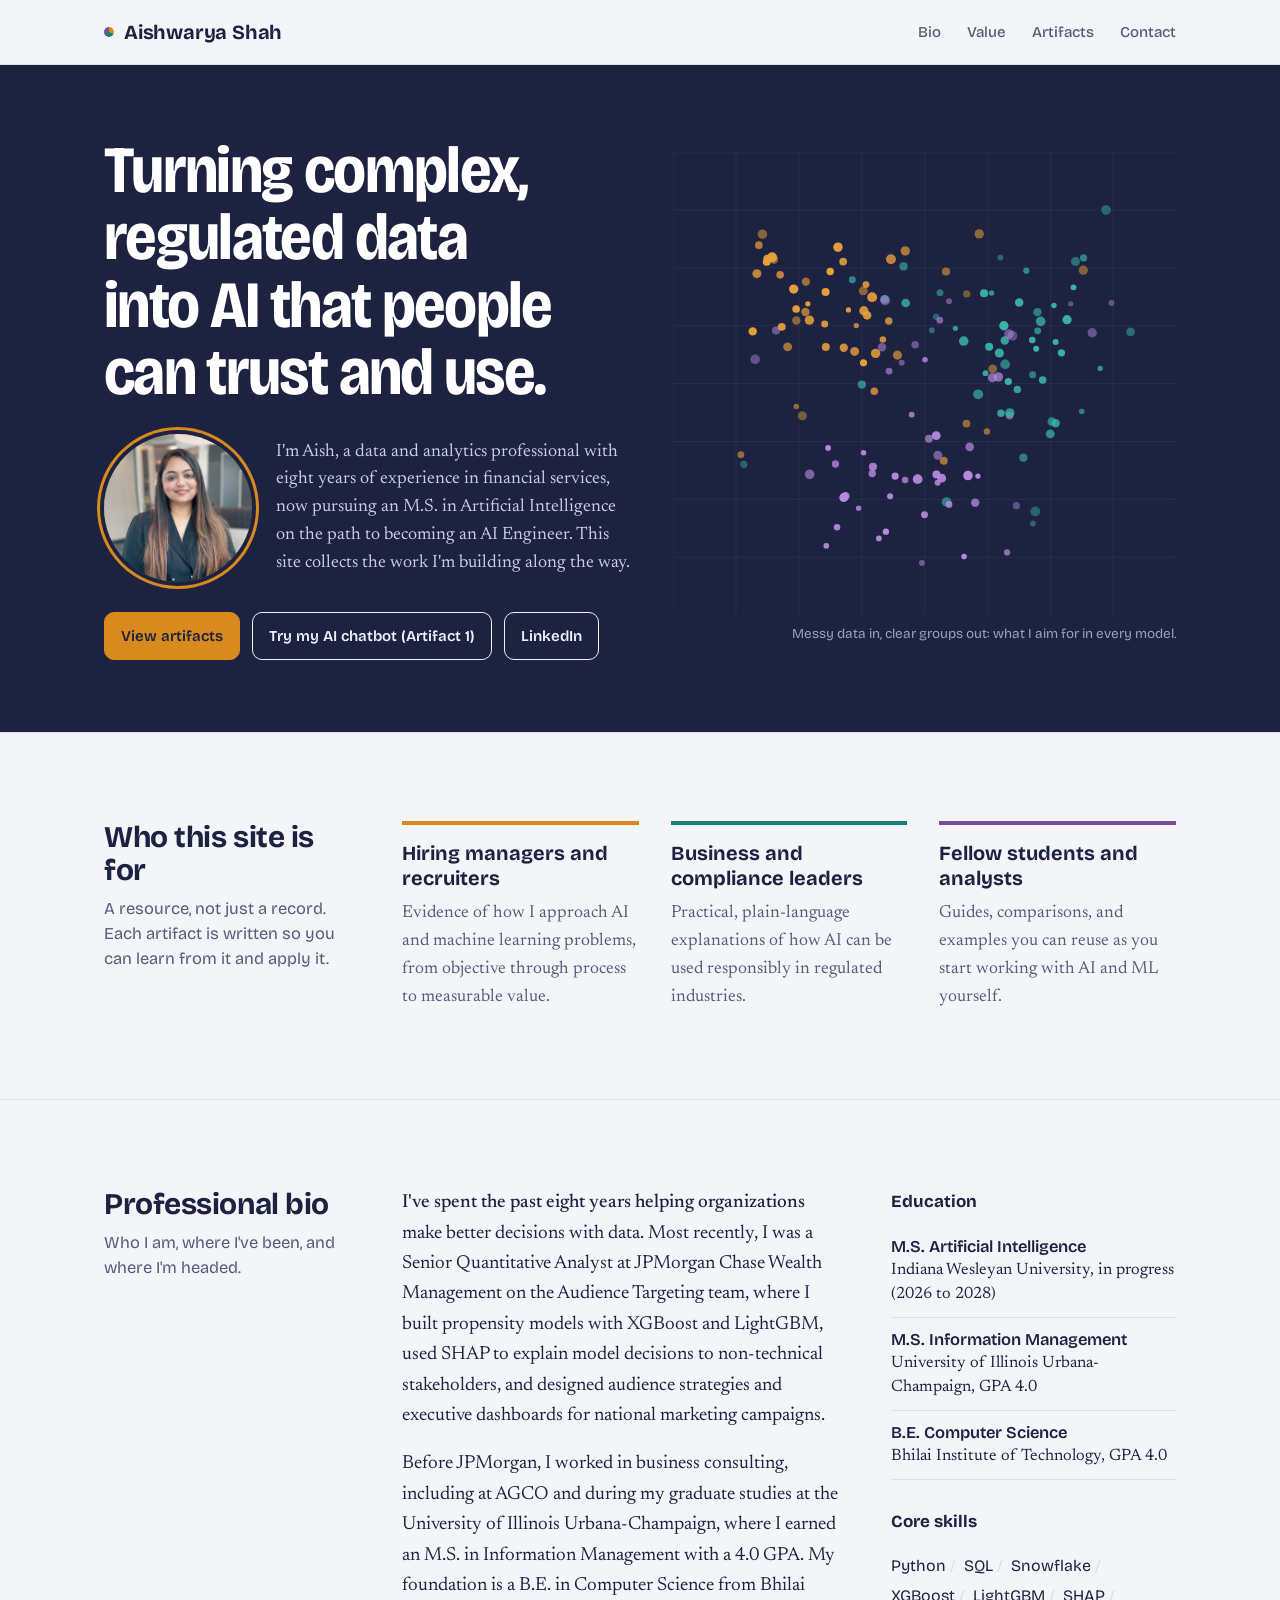
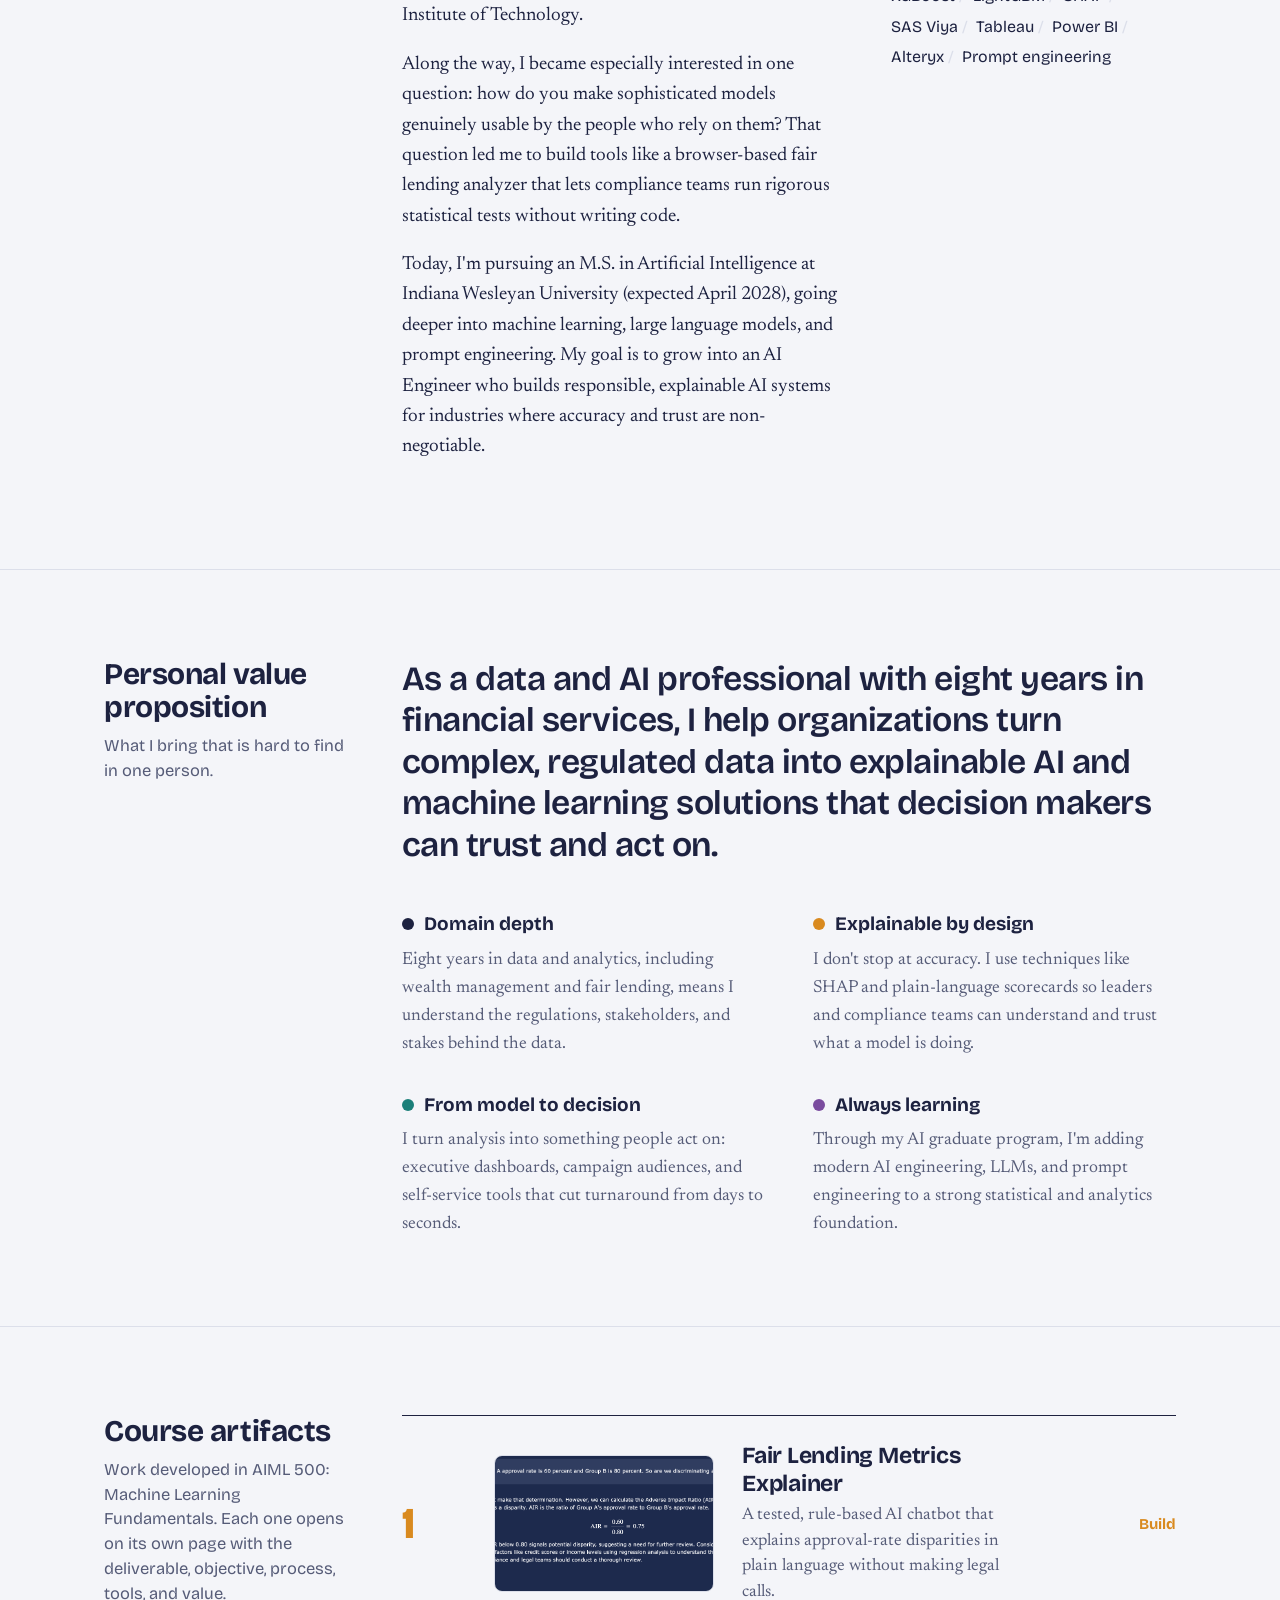
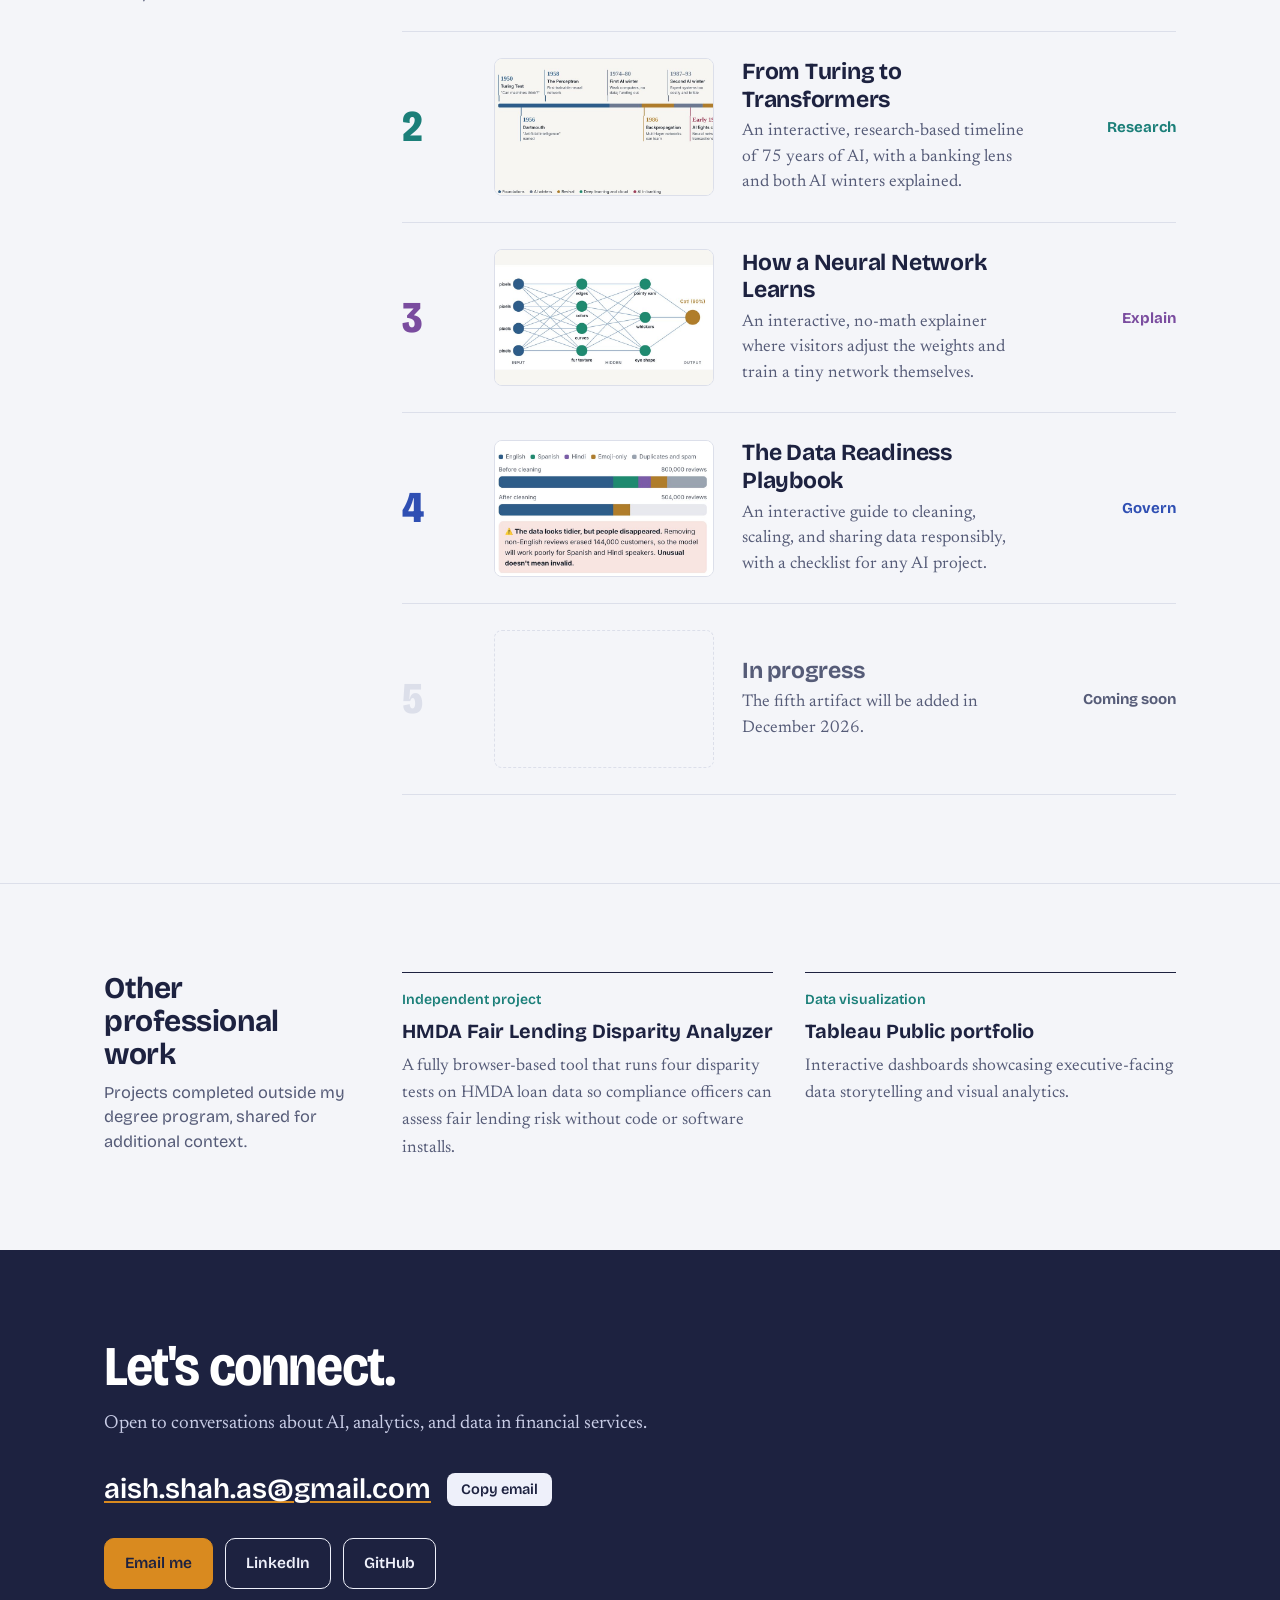
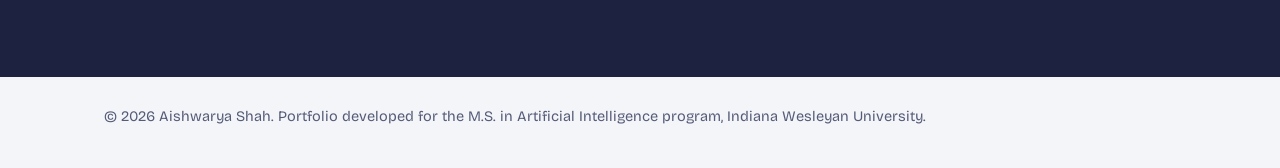
<file: index.html>
<!doctype html>
<html lang="en">
<head>
  <meta charset="utf-8">
  <meta name="viewport" content="width=device-width, initial-scale=1">
  <title>Aishwarya Shah | AI Portfolio</title>
  <meta name="description" content="Professional AI and machine learning portfolio of Aishwarya (Aish) Shah, M.S. in Artificial Intelligence candidate at Indiana Wesleyan University.">
  <link rel="preconnect" href="https://fonts.googleapis.com">
  <link rel="preconnect" href="https://fonts.gstatic.com" crossorigin>
  <link href="https://fonts.googleapis.com/css2?family=Bricolage+Grotesque:opsz,wdth,wght@12..96,75..100,400..800&family=Newsreader:ital,opsz,wght@0,6..72,400..600;1,6..72,400&display=swap" rel="stylesheet">
  <link rel="stylesheet" href="style.css">
</head>
<body>

<header class="nav">
  <div class="wrap">
    <a class="brand" href="#top">Aishwarya Shah</a>
    <nav class="nav-links" aria-label="Sections">
      <a href="#bio">Bio</a>
      <a href="#value">Value</a>
      <a href="#artifacts">Artifacts</a>
      <a href="#contact" class="hide-sm">Contact</a>
    </nav>
  </div>
</header>

<main id="top">
  <!-- HERO: scattered data points settle into three clusters -->
  <div class="hero-band">
    <div class="wrap">
      <div>
        <h1>Turning complex, regulated data into AI that people can trust and use.</h1>
        <div class="byline">
          <img src="images/headshot.jpg" alt="Portrait of Aishwarya Shah" width="148" height="148">
          <p>I'm Aish, a data and analytics professional with eight years of experience in financial services, now pursuing an M.S. in Artificial Intelligence on the path to becoming an AI Engineer. This site collects the work I'm building along the way.</p>
        </div>
        <div class="btn-row">
          <a class="btn primary" href="#artifacts">View artifacts</a>
          <a class="btn ghost" href="https://mizou.com/preview-bot?ID=164703" target="_blank" rel="noopener">Try my AI chatbot (Artifact 1)</a>
          <a class="btn ghost" href="https://www.linkedin.com/in/aish-shah" target="_blank" rel="noopener">LinkedIn</a>
        </div>
      </div>
      <figure style="margin:0">
        <div class="clusters" id="clusters" role="img" aria-label="An animation of scattered data points settling into three groups labeled Explainable, Actionable, and Responsible">
          <canvas></canvas>
          <span class="cl-label" style="color:#e9a03c">Explainable</span>
          <span class="cl-label" style="color:#39b5ac">Actionable</span>
          <span class="cl-label" style="color:#b88be0">Responsible</span>
        </div>
        <figcaption class="cluster-caption">Messy data in, clear groups out: what I aim for in every model.</figcaption>
      </figure>
    </div>
  </div>

  <!-- WHO THIS SITE IS FOR -->
  <section class="block" id="audience">
    <div class="wrap">
      <div class="rail">
        <h2>Who this site is for</h2>
        <p>A resource, not just a record. Each artifact is written so you can learn from it and apply it.</p>
      </div>
      <div class="audience">
        <div style="--c:var(--saffron)">
          <h3>Hiring managers and recruiters</h3>
          <p>Evidence of how I approach AI and machine learning problems, from objective through process to measurable value.</p>
        </div>
        <div style="--c:var(--teal)">
          <h3>Business and compliance leaders</h3>
          <p>Practical, plain-language explanations of how AI can be used responsibly in regulated industries.</p>
        </div>
        <div style="--c:var(--plum)">
          <h3>Fellow students and analysts</h3>
          <p>Guides, comparisons, and examples you can reuse as you start working with AI and ML yourself.</p>
        </div>
      </div>
    </div>
  </section>

  <!-- PROFESSIONAL BIO -->
  <section class="block" id="bio">
    <div class="wrap">
      <div class="rail">
        <h2>Professional bio</h2>
        <p>Who I am, where I've been, and where I'm headed.</p>
      </div>
      <div class="bio-grid">
        <div>
          <p>I've spent the past eight years helping organizations make better decisions with data. Most recently, I was a Senior Quantitative Analyst at JPMorgan Chase Wealth Management on the Audience Targeting team, where I built propensity models with XGBoost and LightGBM, used SHAP to explain model decisions to non-technical stakeholders, and designed audience strategies and executive dashboards for national marketing campaigns.</p>
          <p>Before JPMorgan, I worked in business consulting, including at AGCO and during my graduate studies at the University of Illinois Urbana-Champaign, where I earned an M.S. in Information Management with a 4.0 GPA. My foundation is a B.E. in Computer Science from Bhilai Institute of Technology.</p>
          <p>Along the way, I became especially interested in one question: how do you make sophisticated models genuinely usable by the people who rely on them? That question led me to build tools like a browser-based fair lending analyzer that lets compliance teams run rigorous statistical tests without writing code.</p>
          <p>Today, I'm pursuing an M.S. in Artificial Intelligence at Indiana Wesleyan University (expected April 2028), going deeper into machine learning, large language models, and prompt engineering. My goal is to grow into an AI Engineer who builds responsible, explainable AI systems for industries where accuracy and trust are non-negotiable.</p>
        </div>
        <aside class="facts">
          <h3>Education</h3>
          <ul>
            <li><b>M.S. Artificial Intelligence</b>Indiana Wesleyan University, in progress (2026 to 2028)</li>
            <li><b>M.S. Information Management</b>University of Illinois Urbana-Champaign, GPA 4.0</li>
            <li><b>B.E. Computer Science</b>Bhilai Institute of Technology, GPA 4.0</li>
          </ul>
          <h3>Core skills</h3>
          <p class="skills"><span>Python</span> <span>SQL</span> <span>Snowflake</span> <span>XGBoost</span> <span>LightGBM</span> <span>SHAP</span> <span>SAS Viya</span> <span>Tableau</span> <span>Power BI</span> <span>Alteryx</span> <span>Prompt engineering</span></p>
        </aside>
      </div>
    </div>
  </section>

  <!-- PERSONAL VALUE PROPOSITION -->
  <section class="block" id="value">
    <div class="wrap">
      <div class="rail">
        <h2>Personal value proposition</h2>
        <p>What I bring that is hard to find in one person.</p>
      </div>
      <div>
        <p class="vp-statement">As a data and AI professional with eight years in financial services, I help organizations turn complex, regulated data into explainable AI and machine learning solutions that decision makers can trust and act on.</p>
        <div class="strengths">
          <div style="--c:var(--ink)">
            <h3>Domain depth</h3>
            <p>Eight years in data and analytics, including wealth management and fair lending, means I understand the regulations, stakeholders, and stakes behind the data.</p>
          </div>
          <div style="--c:var(--saffron)">
            <h3>Explainable by design</h3>
            <p>I don't stop at accuracy. I use techniques like SHAP and plain-language scorecards so leaders and compliance teams can understand and trust what a model is doing.</p>
          </div>
          <div style="--c:var(--teal)">
            <h3>From model to decision</h3>
            <p>I turn analysis into something people act on: executive dashboards, campaign audiences, and self-service tools that cut turnaround from days to seconds.</p>
          </div>
          <div style="--c:var(--plum)">
            <h3>Always learning</h3>
            <p>Through my AI graduate program, I'm adding modern AI engineering, LLMs, and prompt engineering to a strong statistical and analytics foundation.</p>
          </div>
        </div>
      </div>
    </div>
  </section>

  <!-- ARTIFACTS -->
  <section class="block" id="artifacts">
    <div class="wrap">
      <div class="rail">
        <h2>Course artifacts</h2>
        <p>Work developed in AIML 500: Machine Learning Fundamentals. Each one opens on its own page with the deliverable, objective, process, tools, and value.</p>
      </div>
      <ol class="index">
        <li style="--c:var(--saffron)"><a class="row" href="artifacts/artifact-1.html">
          <span class="n">1</span>
          <img src="artifacts/assets/artifact-1-thumb.png" alt="">
          <div><h3>Fair Lending Metrics Explainer</h3><p>A tested, rule-based AI chatbot that explains approval-rate disparities in plain language without making legal calls.</p></div>
          <span class="skill">Build</span>
        </a></li>
        <li style="--c:var(--teal)"><a class="row" href="artifacts/artifact-2.html">
          <span class="n">2</span>
          <img src="artifacts/assets/artifact-2-thumb.jpg" alt="">
          <div><h3>From Turing to Transformers</h3><p>An interactive, research-based timeline of 75 years of AI, with a banking lens and both AI winters explained.</p></div>
          <span class="skill">Research</span>
        </a></li>
        <li style="--c:var(--plum)"><a class="row" href="artifacts/artifact-3.html">
          <span class="n">3</span>
          <img src="artifacts/assets/artifact-3-thumb.jpg" alt="">
          <div><h3>How a Neural Network Learns</h3><p>An interactive, no-math explainer where visitors adjust the weights and train a tiny network themselves.</p></div>
          <span class="skill">Explain</span>
        </a></li>
        <li style="--c:var(--accent)"><a class="row" href="artifacts/artifact-4.html">
          <span class="n">4</span>
          <img src="artifacts/assets/artifact-4-thumb.jpg" alt="">
          <div><h3>The Data Readiness Playbook</h3><p>An interactive guide to cleaning, scaling, and sharing data responsibly, with a checklist for any AI project.</p></div>
          <span class="skill">Govern</span>
        </a></li>
        <li style="--c:var(--line)"><div class="row pending">
          <span class="n">5</span>
          <span class="ph" aria-hidden="true"></span>
          <div><h3 style="color:var(--muted)">In progress</h3><p>The fifth artifact will be added in December 2026.</p></div>
          <span class="skill" style="color:var(--muted)">Coming soon</span>
        </div></li>
      </ol>
    </div>
  </section>

  <!-- OTHER WORK (outside the program; does not count toward the required artifacts) -->
  <section class="block" id="other">
    <div class="wrap">
      <div class="rail">
        <h2>Other professional work</h2>
        <p>Projects completed outside my degree program, shared for additional context.</p>
      </div>
      <div class="other">
        <a href="https://aishshah-arch.github.io/fair-lending-analyzer.html" target="_blank" rel="noopener">
          <small>Independent project</small>
          <h3>HMDA Fair Lending Disparity Analyzer</h3>
          <p>A fully browser-based tool that runs four disparity tests on HMDA loan data so compliance officers can assess fair lending risk without code or software installs.</p>
        </a>
        <a href="https://public.tableau.com/app/profile/aish.shah" target="_blank" rel="noopener">
          <small>Data visualization</small>
          <h3>Tableau Public portfolio</h3>
          <p>Interactive dashboards showcasing executive-facing data storytelling and visual analytics.</p>
        </a>
      </div>
    </div>
  </section>

  <section class="contact-band" id="contact">
    <div class="wrap">
      <h2>Let's connect.</h2>
      <p>Open to conversations about AI, analytics, and data in financial services.</p>
      <div class="email-line">
        <a href="mailto:aish.shah.as@gmail.com" id="emailAddr">aish.shah.as@gmail.com</a>
        <button type="button" class="copy-btn" id="copyEmail">Copy email</button>
        <span class="copied" id="copied" role="status" aria-live="polite"></span>
      </div>
      <div class="btn-row">
        <a class="btn primary" href="mailto:aish.shah.as@gmail.com">Email me</a>
        <a class="btn ghost" href="https://www.linkedin.com/in/aish-shah" target="_blank" rel="noopener">LinkedIn</a>
        <a class="btn ghost" href="https://github.com/aishshah-arch" target="_blank" rel="noopener">GitHub</a>
      </div>
    </div>
  </section>
</main>

<footer>
  <div class="wrap">&copy; 2026 Aishwarya Shah. Portfolio developed for the M.S. in Artificial Intelligence program, Indiana Wesleyan University.</div>
</footer>

<script>
// Hero: ~150 scattered points settle into three clusters, once.
(function(){
  const box=document.getElementById('clusters'); if(!box) return;
  const cv=box.querySelector('canvas'), ctx=cv.getContext('2d');
  const labels=[...box.querySelectorAll('.cl-label')];
  const cols=['#e9a03c','#39b5ac','#b88be0'];
  const centers=[[.27,.30],[.73,.40],[.45,.76]];
  let seed=7; const rnd=()=>{seed=(seed*16807)%2147483647;return seed/2147483647};
  const gauss=()=>{let u=0,v=0;while(!u)u=rnd();while(!v)v=rnd();return Math.sqrt(-2*Math.log(u))*Math.cos(2*Math.PI*v)};
  const pts=[];
  for(let i=0;i<156;i++){const k=i%3,c=centers[k];
    pts.push({k,sx:.04+rnd()*.92,sy:.04+rnd()*.92,tx:c[0]+gauss()*.075,ty:c[1]+gauss()*.065,r:2.6+rnd()*2.4,d:rnd()*.35});}
  const reduce=window.matchMedia('(prefers-reduced-motion: reduce)').matches;
  let W=0,H=0,dpr=1;
  function size(){const r=box.getBoundingClientRect();dpr=window.devicePixelRatio||1;W=r.width;H=r.height;cv.width=W*dpr;cv.height=H*dpr;ctx.setTransform(dpr,0,0,dpr,0,0);
    labels.forEach((l,i)=>{l.style.left=(centers[i][0]*100)+'%';l.style.top=((centers[i][1]-.15)*100)+'%'});}
  const ease=t=>t<.5?4*t*t*t:1-Math.pow(-2*t+2,3)/2;
  function draw(p){ctx.clearRect(0,0,W,H);
    // faint grid
    ctx.strokeStyle='rgba(255,255,255,.05)';ctx.lineWidth=1;
    for(let x=0;x<=W;x+=W/8){ctx.beginPath();ctx.moveTo(x,0);ctx.lineTo(x,H);ctx.stroke()}
    for(let y=0;y<=H;y+=H/8){ctx.beginPath();ctx.moveTo(0,y);ctx.lineTo(W,y);ctx.stroke()}
    pts.forEach(q=>{const t=ease(Math.min(1,Math.max(0,(p-q.d)/(1-.35))));
      const x=(q.sx+(q.tx-q.sx)*t)*W,y=(q.sy+(q.ty-q.sy)*t)*H;
      ctx.globalAlpha=.55+.45*t;
      ctx.fillStyle=t<.02?'#8b91b8':cols[q.k];
      if(t>.02&&t<1){ctx.fillStyle=cols[q.k];ctx.globalAlpha=.35+.65*t}
      ctx.beginPath();ctx.arc(x,y,q.r,0,7);ctx.fill();});
    ctx.globalAlpha=1;}
  size();
  if(reduce){draw(1);box.classList.add('settled');}
  else{draw(0);const start=performance.now()+500,dur=2600;
    function tick(now){const p=Math.min(1,Math.max(0,(now-start)/dur));draw(p);
      if(p<1)requestAnimationFrame(tick);else box.classList.add('settled');}
    requestAnimationFrame(tick);}
  let last=reduce?1:0;window.addEventListener('resize',()=>{size();draw(box.classList.contains('settled')?1:last)});
})();
</script>
<script>
// Copy email: works even when no mail app is set up on the visitor's computer.
(function(){const b=document.getElementById('copyEmail'),out=document.getElementById('copied');if(!b)return;
 const addr='aish.shah.as@gmail.com';
 b.addEventListener('click',async()=>{let ok=false;
  try{await navigator.clipboard.writeText(addr);ok=true}catch(e){
   const t=document.createElement('textarea');t.value=addr;document.body.appendChild(t);t.select();
   try{ok=document.execCommand('copy')}catch(_){}t.remove();}
  b.textContent=ok?'Copied':'Copy email';out.textContent=ok?'Email address copied to your clipboard.':'Select the address to copy it.';
  setTimeout(()=>{b.textContent='Copy email';out.textContent=''},2500);});
})();
</script>
</body>
</html>
</file>
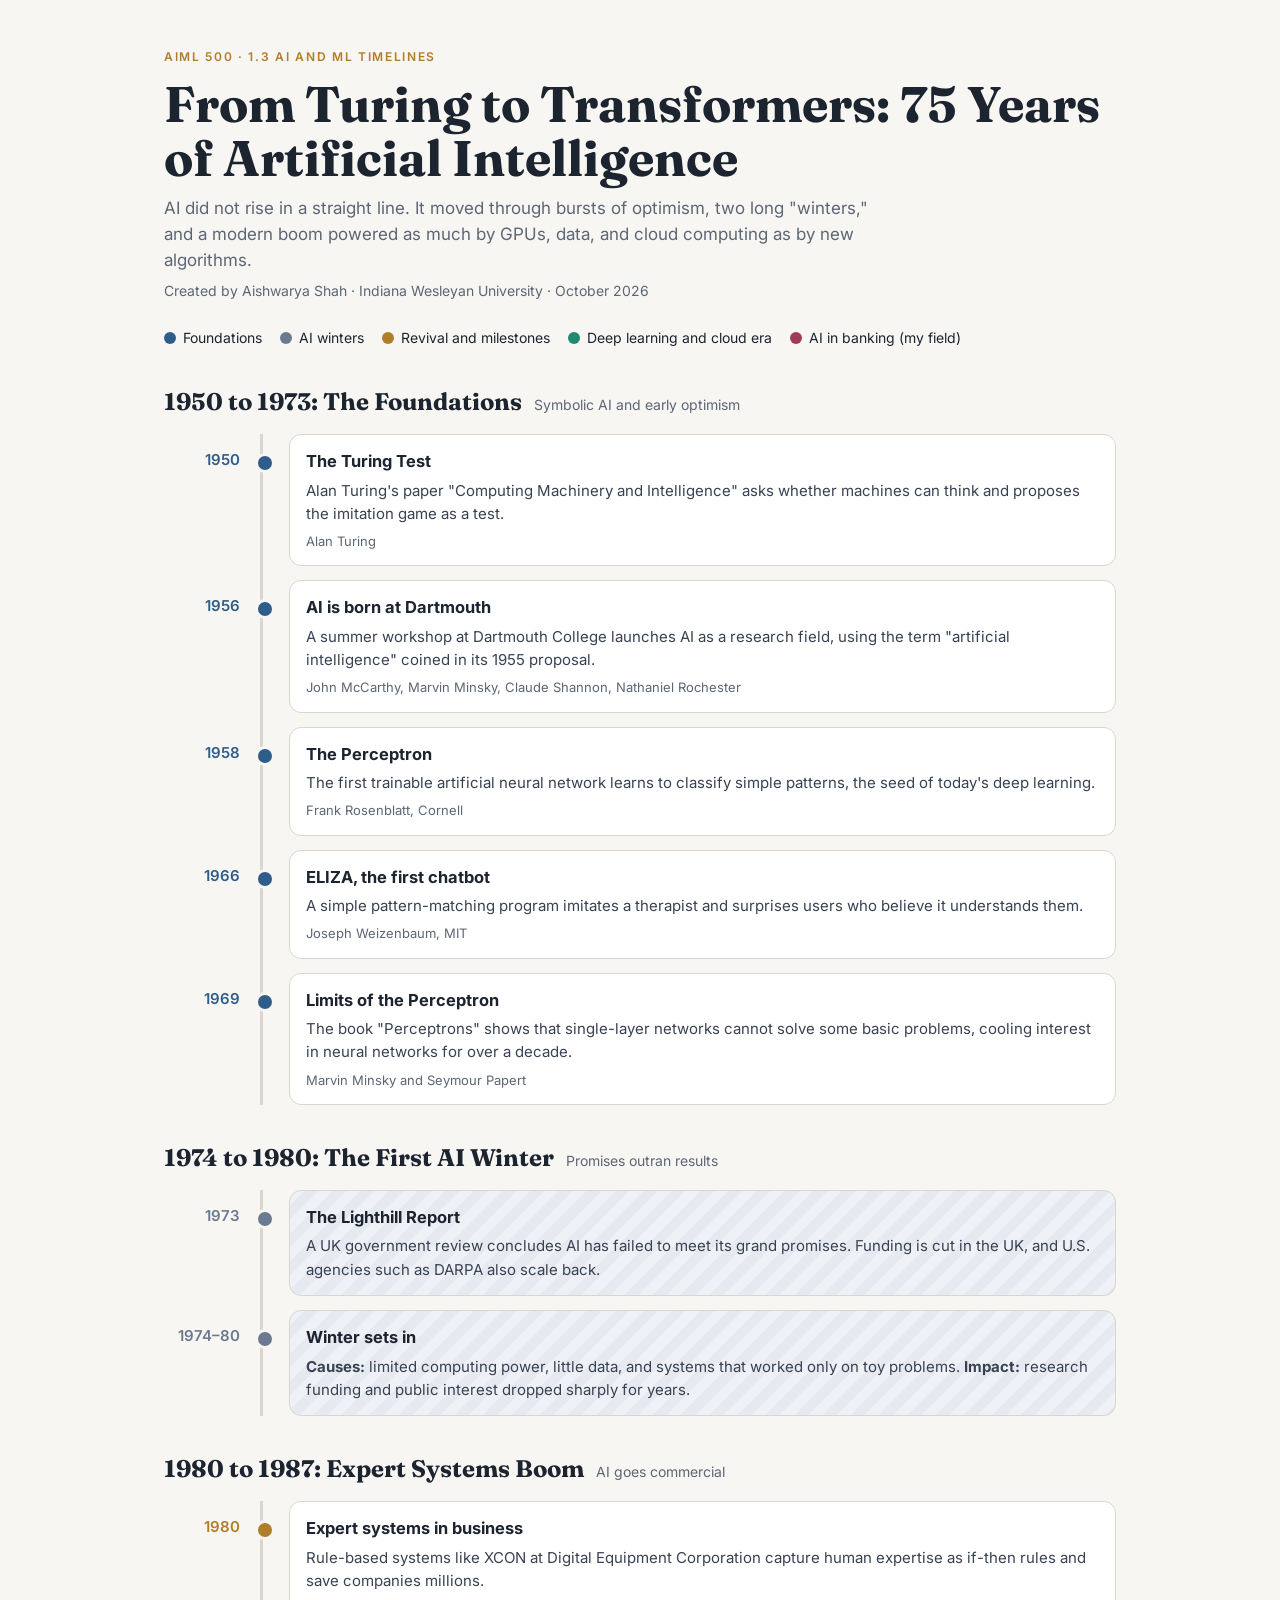
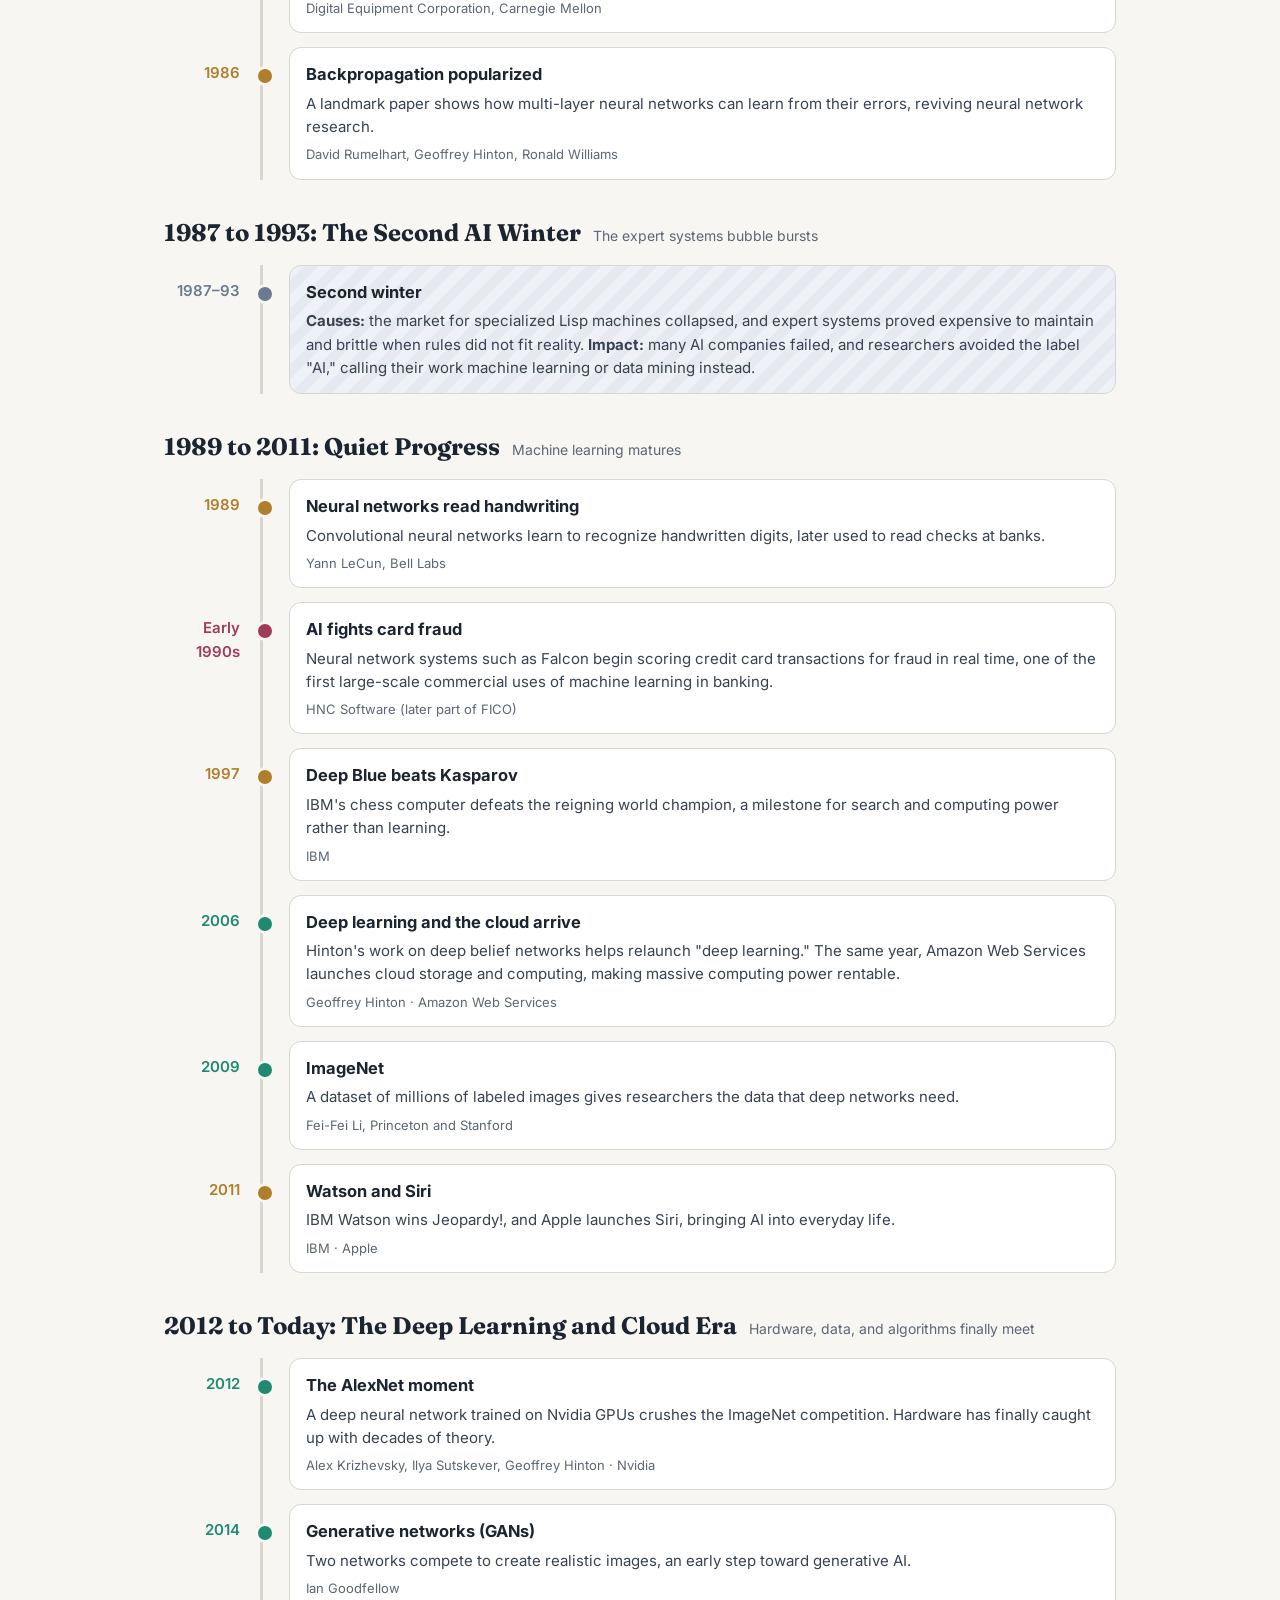
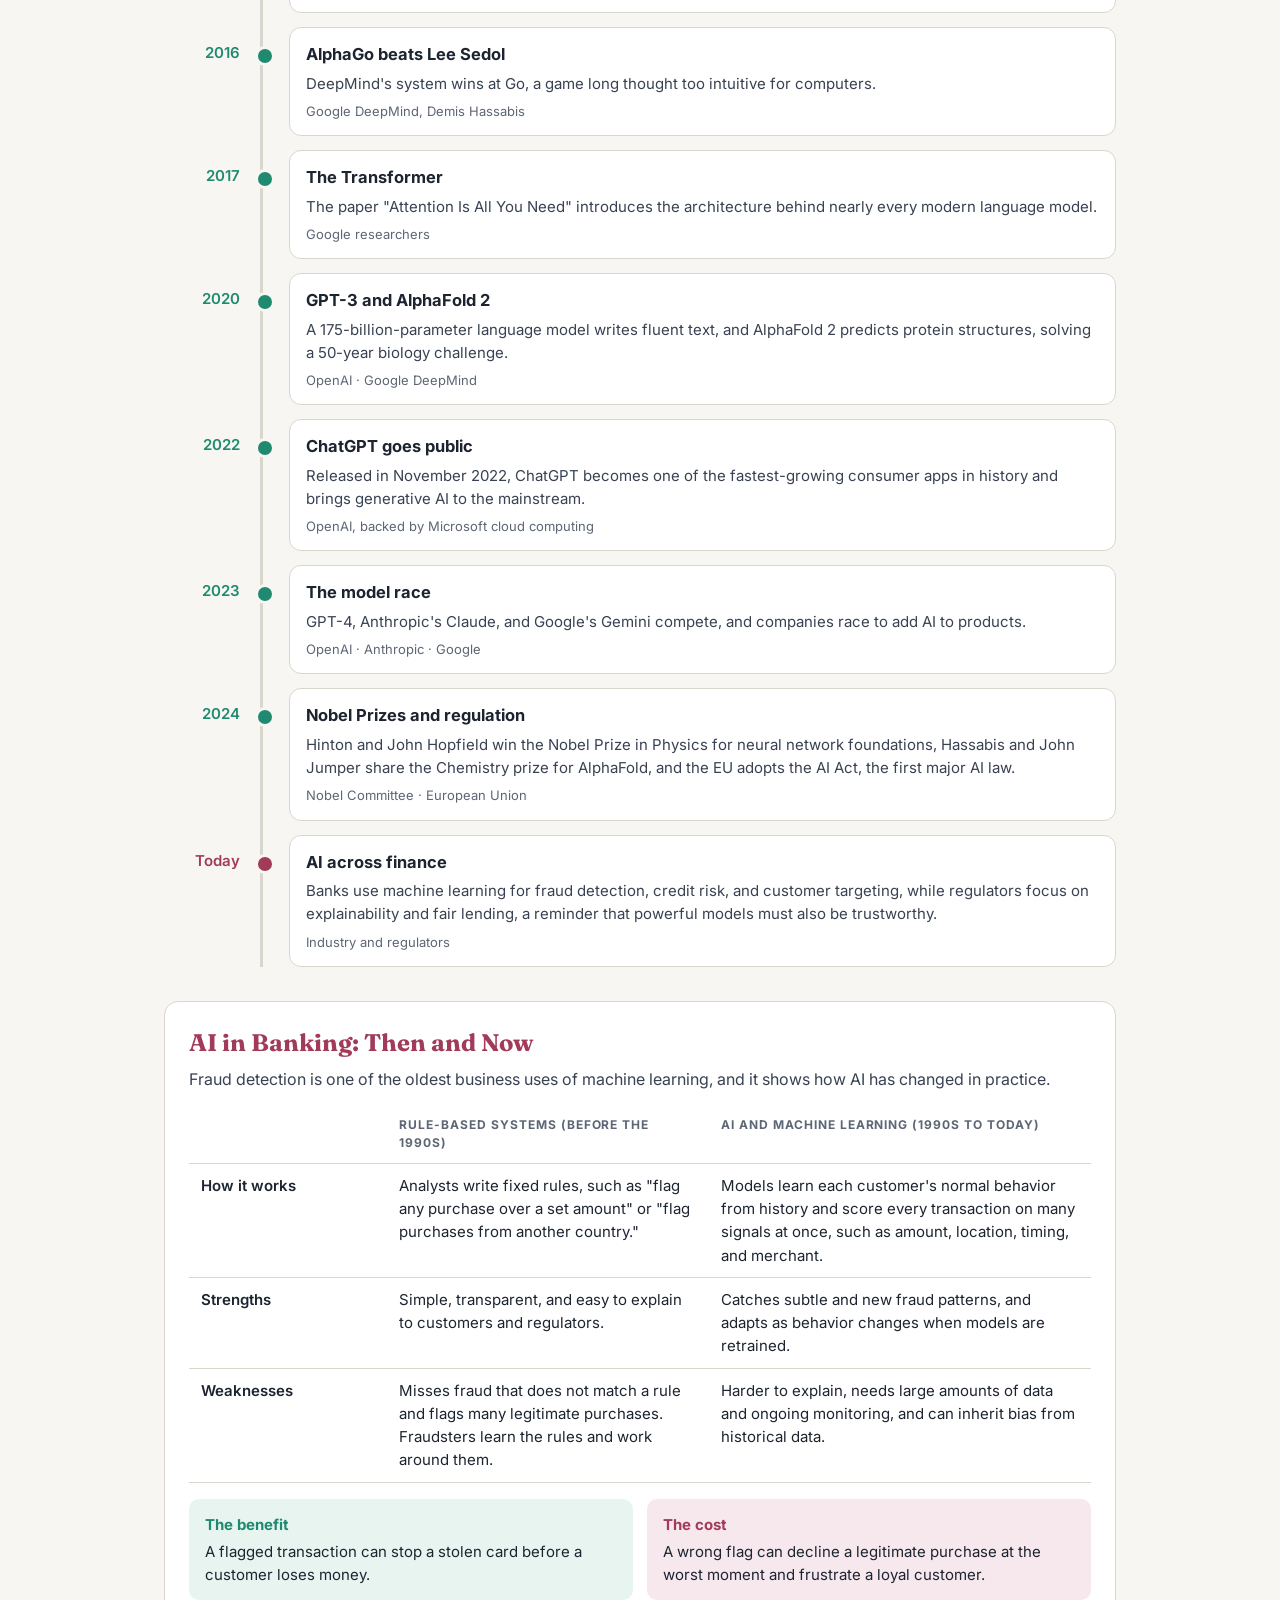
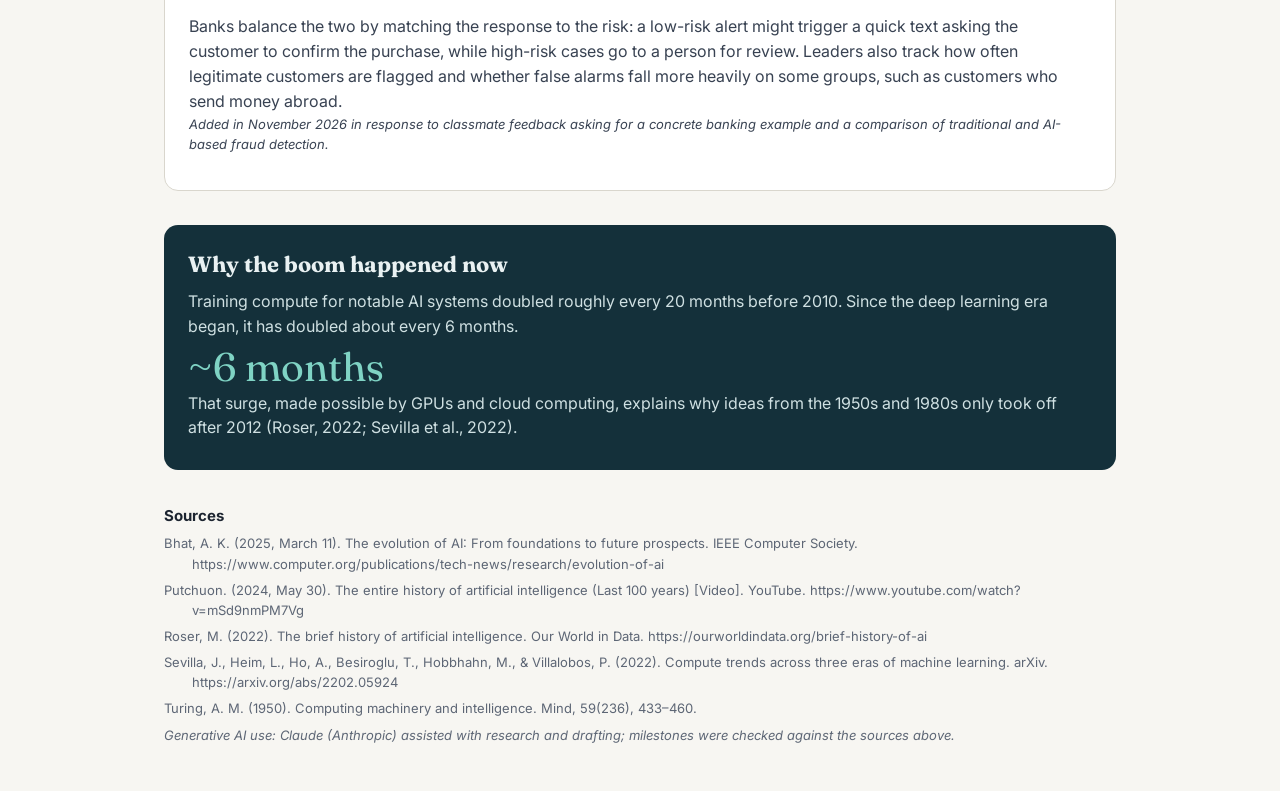
<file: artifacts/ai-timeline.html>
<!doctype html>
<html lang="en">
<head>
<meta charset="utf-8">
<meta name="viewport" content="width=device-width, initial-scale=1">
<title>From Turing to Transformers | AI Timeline</title>
<link rel="preconnect" href="https://fonts.googleapis.com"><link rel="preconnect" href="https://fonts.gstatic.com" crossorigin>
<link href="https://fonts.googleapis.com/css2?family=Fraunces:opsz,wght@9..144,600&family=Inter:wght@400;500;600&display=swap" rel="stylesheet">
<style>
:root{--bg:#f7f6f2;--card:#fff;--ink:#1c2430;--muted:#5d6675;--line:#d9d6cd;
--found:#2f5d8a;--winter:#6b7a90;--revival:#b07d2b;--deep:#1f8a70;--fin:#a23b5a}
*{box-sizing:border-box}
body{margin:0;background:var(--bg);color:var(--ink);font:16px/1.55 Inter,system-ui,sans-serif}
.wrap{max-width:1000px;margin:0 auto;padding:48px 24px 40px}
.eyebrow{text-transform:uppercase;letter-spacing:.14em;font-size:12px;font-weight:600;color:var(--revival);margin:0 0 10px}
h1{font-family:Fraunces,Georgia,serif;font-size:clamp(32px,5vw,50px);line-height:1.08;margin:0 0 10px}
.lede{color:var(--muted);max-width:720px;margin:0 0 6px;font-size:17px}
.by{color:var(--muted);font-size:14px;margin:0 0 26px}
.legend{display:flex;flex-wrap:wrap;gap:10px 18px;margin:0 0 30px;font-size:14px}
.legend span{display:inline-flex;align-items:center;gap:7px}
.dot{width:12px;height:12px;border-radius:50%;display:inline-block}
.era{margin:34px 0 14px;display:flex;align-items:baseline;gap:12px;flex-wrap:wrap}
.era h2{font-family:Fraunces,Georgia,serif;font-size:24px;margin:0}
.era p{margin:0;color:var(--muted);font-size:14px}
.tl{position:relative;margin-left:96px;border-left:3px solid var(--line);padding-left:26px}
.ev{position:relative;background:var(--card);border:1px solid var(--line);border-radius:12px;padding:14px 16px;margin:0 0 14px}
.ev::before{content:"";position:absolute;left:-35px;top:18px;width:14px;height:14px;border-radius:50%;background:var(--c);border:3px solid var(--bg)}
.yr{position:absolute;left:-122px;top:13px;width:72px;text-align:right;font-weight:600;font-size:15px;color:var(--c)}
.ev h3{margin:0 0 4px;font-size:16.5px}
.ev p{margin:0;color:#384252;font-size:15px}
.who{margin-top:6px;font-size:13px;color:var(--muted)}
.winter{background:repeating-linear-gradient(135deg,#eef1f5,#eef1f5 10px,#e6eaf0 10px,#e6eaf0 20px)}
.bank{margin:34px 0 0;background:var(--card);border:1px solid var(--line);border-radius:14px;padding:22px 24px}
.bank h2{font-family:Fraunces,Georgia,serif;margin:0 0 6px;font-size:24px;color:var(--fin)}
.bank>p{margin:0 0 14px;color:#384252}
.cmp{width:100%;border-collapse:collapse;font-size:15px}
.cmp th,.cmp td{text-align:left;vertical-align:top;padding:10px 12px;border-bottom:1px solid var(--line)}
.cmp th{font-size:12px;text-transform:uppercase;letter-spacing:.08em;color:var(--muted)}
.cmp td:first-child{font-weight:600;width:22%}
.trade{display:grid;grid-template-columns:1fr 1fr;gap:14px;margin-top:16px}
.trade div{border-radius:10px;padding:14px 16px;font-size:15px}
.trade b{display:block;margin-bottom:4px}
.rev{margin-top:14px;font-size:13px;color:var(--muted);font-style:italic}
@media (max-width:640px){.trade{grid-template-columns:1fr}.cmp{font-size:14px}}
.callout{margin:34px 0 0;background:#14303a;color:#e9f1f2;border-radius:14px;padding:22px 24px}
.callout h2{font-family:Fraunces,Georgia,serif;margin:0 0 8px;font-size:22px}
.callout p{margin:0 0 8px;color:#cfe0e2}
.big{font-family:Fraunces,Georgia,serif;font-size:40px;color:#7fd3c4;line-height:1;margin:6px 0 4px}
.src{margin-top:34px;font-size:13px;color:var(--muted)}
.src h2{font-size:15px;color:var(--ink);margin:0 0 6px}
.src p{margin:0 0 6px;padding-left:28px;text-indent:-28px}
@media (max-width:640px){.tl{margin-left:6px;padding-left:20px}.yr{position:static;display:block;text-align:left;width:auto;margin-bottom:2px}.ev::before{left:-29px}}
</style>
</head>
<body>
<div class="wrap">
<p class="eyebrow">AIML 500 · 1.3 AI and ML Timelines</p>
<h1>From Turing to Transformers: 75 Years of Artificial Intelligence</h1>
<p class="lede">AI did not rise in a straight line. It moved through bursts of optimism, two long "winters," and a modern boom powered as much by GPUs, data, and cloud computing as by new algorithms.</p>
<p class="by">Created by Aishwarya Shah · Indiana Wesleyan University · October 2026</p>
<div class="legend">
<span><i class="dot" style="background:var(--found)"></i>Foundations</span>
<span><i class="dot" style="background:var(--winter)"></i>AI winters</span>
<span><i class="dot" style="background:var(--revival)"></i>Revival and milestones</span>
<span><i class="dot" style="background:var(--deep)"></i>Deep learning and cloud era</span>
<span><i class="dot" style="background:var(--fin)"></i>AI in banking (my field)</span>
</div>

<div class="era"><h2>1950 to 1973: The Foundations</h2><p>Symbolic AI and early optimism</p></div>
<div class="tl">
<div class="ev" style="--c:var(--found)"><span class="yr">1950</span><h3>The Turing Test</h3><p>Alan Turing's paper "Computing Machinery and Intelligence" asks whether machines can think and proposes the imitation game as a test.</p><div class="who">Alan Turing</div></div>
<div class="ev" style="--c:var(--found)"><span class="yr">1956</span><h3>AI is born at Dartmouth</h3><p>A summer workshop at Dartmouth College launches AI as a research field, using the term "artificial intelligence" coined in its 1955 proposal.</p><div class="who">John McCarthy, Marvin Minsky, Claude Shannon, Nathaniel Rochester</div></div>
<div class="ev" style="--c:var(--found)"><span class="yr">1958</span><h3>The Perceptron</h3><p>The first trainable artificial neural network learns to classify simple patterns, the seed of today's deep learning.</p><div class="who">Frank Rosenblatt, Cornell</div></div>
<div class="ev" style="--c:var(--found)"><span class="yr">1966</span><h3>ELIZA, the first chatbot</h3><p>A simple pattern-matching program imitates a therapist and surprises users who believe it understands them.</p><div class="who">Joseph Weizenbaum, MIT</div></div>
<div class="ev" style="--c:var(--found)"><span class="yr">1969</span><h3>Limits of the Perceptron</h3><p>The book "Perceptrons" shows that single-layer networks cannot solve some basic problems, cooling interest in neural networks for over a decade.</p><div class="who">Marvin Minsky and Seymour Papert</div></div>
</div>

<div class="era"><h2>1974 to 1980: The First AI Winter</h2><p>Promises outran results</p></div>
<div class="tl">
<div class="ev winter" style="--c:var(--winter)"><span class="yr">1973</span><h3>The Lighthill Report</h3><p>A UK government review concludes AI has failed to meet its grand promises. Funding is cut in the UK, and U.S. agencies such as DARPA also scale back.</p></div>
<div class="ev winter" style="--c:var(--winter)"><span class="yr">1974–80</span><h3>Winter sets in</h3><p><strong>Causes:</strong> limited computing power, little data, and systems that worked only on toy problems. <strong>Impact:</strong> research funding and public interest dropped sharply for years.</p></div>
</div>

<div class="era"><h2>1980 to 1987: Expert Systems Boom</h2><p>AI goes commercial</p></div>
<div class="tl">
<div class="ev" style="--c:var(--revival)"><span class="yr">1980</span><h3>Expert systems in business</h3><p>Rule-based systems like XCON at Digital Equipment Corporation capture human expertise as if-then rules and save companies millions.</p><div class="who">Digital Equipment Corporation, Carnegie Mellon</div></div>
<div class="ev" style="--c:var(--revival)"><span class="yr">1986</span><h3>Backpropagation popularized</h3><p>A landmark paper shows how multi-layer neural networks can learn from their errors, reviving neural network research.</p><div class="who">David Rumelhart, Geoffrey Hinton, Ronald Williams</div></div>
</div>

<div class="era"><h2>1987 to 1993: The Second AI Winter</h2><p>The expert systems bubble bursts</p></div>
<div class="tl">
<div class="ev winter" style="--c:var(--winter)"><span class="yr">1987–93</span><h3>Second winter</h3><p><strong>Causes:</strong> the market for specialized Lisp machines collapsed, and expert systems proved expensive to maintain and brittle when rules did not fit reality. <strong>Impact:</strong> many AI companies failed, and researchers avoided the label "AI," calling their work machine learning or data mining instead.</p></div>
</div>

<div class="era"><h2>1989 to 2011: Quiet Progress</h2><p>Machine learning matures</p></div>
<div class="tl">
<div class="ev" style="--c:var(--revival)"><span class="yr">1989</span><h3>Neural networks read handwriting</h3><p>Convolutional neural networks learn to recognize handwritten digits, later used to read checks at banks.</p><div class="who">Yann LeCun, Bell Labs</div></div>
<div class="ev" style="--c:var(--fin)"><span class="yr">Early 1990s</span><h3>AI fights card fraud</h3><p>Neural network systems such as Falcon begin scoring credit card transactions for fraud in real time, one of the first large-scale commercial uses of machine learning in banking.</p><div class="who">HNC Software (later part of FICO)</div></div>
<div class="ev" style="--c:var(--revival)"><span class="yr">1997</span><h3>Deep Blue beats Kasparov</h3><p>IBM's chess computer defeats the reigning world champion, a milestone for search and computing power rather than learning.</p><div class="who">IBM</div></div>
<div class="ev" style="--c:var(--deep)"><span class="yr">2006</span><h3>Deep learning and the cloud arrive</h3><p>Hinton's work on deep belief networks helps relaunch "deep learning." The same year, Amazon Web Services launches cloud storage and computing, making massive computing power rentable.</p><div class="who">Geoffrey Hinton · Amazon Web Services</div></div>
<div class="ev" style="--c:var(--deep)"><span class="yr">2009</span><h3>ImageNet</h3><p>A dataset of millions of labeled images gives researchers the data that deep networks need.</p><div class="who">Fei-Fei Li, Princeton and Stanford</div></div>
<div class="ev" style="--c:var(--revival)"><span class="yr">2011</span><h3>Watson and Siri</h3><p>IBM Watson wins Jeopardy!, and Apple launches Siri, bringing AI into everyday life.</p><div class="who">IBM · Apple</div></div>
</div>

<div class="era"><h2>2012 to Today: The Deep Learning and Cloud Era</h2><p>Hardware, data, and algorithms finally meet</p></div>
<div class="tl">
<div class="ev" style="--c:var(--deep)"><span class="yr">2012</span><h3>The AlexNet moment</h3><p>A deep neural network trained on Nvidia GPUs crushes the ImageNet competition. Hardware has finally caught up with decades of theory.</p><div class="who">Alex Krizhevsky, Ilya Sutskever, Geoffrey Hinton · Nvidia</div></div>
<div class="ev" style="--c:var(--deep)"><span class="yr">2014</span><h3>Generative networks (GANs)</h3><p>Two networks compete to create realistic images, an early step toward generative AI.</p><div class="who">Ian Goodfellow</div></div>
<div class="ev" style="--c:var(--deep)"><span class="yr">2016</span><h3>AlphaGo beats Lee Sedol</h3><p>DeepMind's system wins at Go, a game long thought too intuitive for computers.</p><div class="who">Google DeepMind, Demis Hassabis</div></div>
<div class="ev" style="--c:var(--deep)"><span class="yr">2017</span><h3>The Transformer</h3><p>The paper "Attention Is All You Need" introduces the architecture behind nearly every modern language model.</p><div class="who">Google researchers</div></div>
<div class="ev" style="--c:var(--deep)"><span class="yr">2020</span><h3>GPT-3 and AlphaFold 2</h3><p>A 175-billion-parameter language model writes fluent text, and AlphaFold 2 predicts protein structures, solving a 50-year biology challenge.</p><div class="who">OpenAI · Google DeepMind</div></div>
<div class="ev" style="--c:var(--deep)"><span class="yr">2022</span><h3>ChatGPT goes public</h3><p>Released in November 2022, ChatGPT becomes one of the fastest-growing consumer apps in history and brings generative AI to the mainstream.</p><div class="who">OpenAI, backed by Microsoft cloud computing</div></div>
<div class="ev" style="--c:var(--deep)"><span class="yr">2023</span><h3>The model race</h3><p>GPT-4, Anthropic's Claude, and Google's Gemini compete, and companies race to add AI to products.</p><div class="who">OpenAI · Anthropic · Google</div></div>
<div class="ev" style="--c:var(--deep)"><span class="yr">2024</span><h3>Nobel Prizes and regulation</h3><p>Hinton and John Hopfield win the Nobel Prize in Physics for neural network foundations, Hassabis and John Jumper share the Chemistry prize for AlphaFold, and the EU adopts the AI Act, the first major AI law.</p><div class="who">Nobel Committee · European Union</div></div>
<div class="ev" style="--c:var(--fin)"><span class="yr">Today</span><h3>AI across finance</h3><p>Banks use machine learning for fraud detection, credit risk, and customer targeting, while regulators focus on explainability and fair lending, a reminder that powerful models must also be trustworthy.</p><div class="who">Industry and regulators</div></div>
</div>

<div class="bank">
<h2>AI in Banking: Then and Now</h2>
<p>Fraud detection is one of the oldest business uses of machine learning, and it shows how AI has changed in practice.</p>
<div style="overflow-x:auto"><table class="cmp">
<thead><tr><th></th><th>Rule-based systems (before the 1990s)</th><th>AI and machine learning (1990s to today)</th></tr></thead>
<tbody>
<tr><td>How it works</td><td>Analysts write fixed rules, such as "flag any purchase over a set amount" or "flag purchases from another country."</td><td>Models learn each customer's normal behavior from history and score every transaction on many signals at once, such as amount, location, timing, and merchant.</td></tr>
<tr><td>Strengths</td><td>Simple, transparent, and easy to explain to customers and regulators.</td><td>Catches subtle and new fraud patterns, and adapts as behavior changes when models are retrained.</td></tr>
<tr><td>Weaknesses</td><td>Misses fraud that does not match a rule and flags many legitimate purchases. Fraudsters learn the rules and work around them.</td><td>Harder to explain, needs large amounts of data and ongoing monitoring, and can inherit bias from historical data.</td></tr>
</tbody></table></div>
<div class="trade">
<div style="background:#e7f4ef"><b style="color:var(--deep)">The benefit</b>A flagged transaction can stop a stolen card before a customer loses money.</div>
<div style="background:#f6e8ed"><b style="color:var(--fin)">The cost</b>A wrong flag can decline a legitimate purchase at the worst moment and frustrate a loyal customer.</div>
</div>
<p style="margin:14px 0 0;color:#384252">Banks balance the two by matching the response to the risk: a low-risk alert might trigger a quick text asking the customer to confirm the purchase, while high-risk cases go to a person for review. Leaders also track how often legitimate customers are flagged and whether false alarms fall more heavily on some groups, such as customers who send money abroad.</p>
<p class="rev">Added in November 2026 in response to classmate feedback asking for a concrete banking example and a comparison of traditional and AI-based fraud detection.</p>
</div>

<div class="callout">
<h2>Why the boom happened now</h2>
<p>Training compute for notable AI systems doubled roughly every 20 months before 2010. Since the deep learning era began, it has doubled about every 6 months.</p>
<div class="big">~6 months</div>
<p>That surge, made possible by GPUs and cloud computing, explains why ideas from the 1950s and 1980s only took off after 2012 (Roser, 2022; Sevilla et al., 2022).</p>
</div>

<div class="src">
<h2>Sources</h2>
<p>Bhat, A. K. (2025, March 11). The evolution of AI: From foundations to future prospects. IEEE Computer Society. https://www.computer.org/publications/tech-news/research/evolution-of-ai</p>

<p>Putchuon. (2024, May 30). The entire history of artificial intelligence (Last 100 years) [Video]. YouTube. https://www.youtube.com/watch?v=mSd9nmPM7Vg</p>
<p>Roser, M. (2022). The brief history of artificial intelligence. Our World in Data. https://ourworldindata.org/brief-history-of-ai</p>
<p>Sevilla, J., Heim, L., Ho, A., Besiroglu, T., Hobbhahn, M., &amp; Villalobos, P. (2022). Compute trends across three eras of machine learning. arXiv. https://arxiv.org/abs/2202.05924</p>
<p>Turing, A. M. (1950). Computing machinery and intelligence. Mind, 59(236), 433–460.</p>
<p><em>Generative AI use: Claude (Anthropic) assisted with research and drafting; milestones were checked against the sources above.</em></p>
</div>
</div>
</body>
</html>
</file>
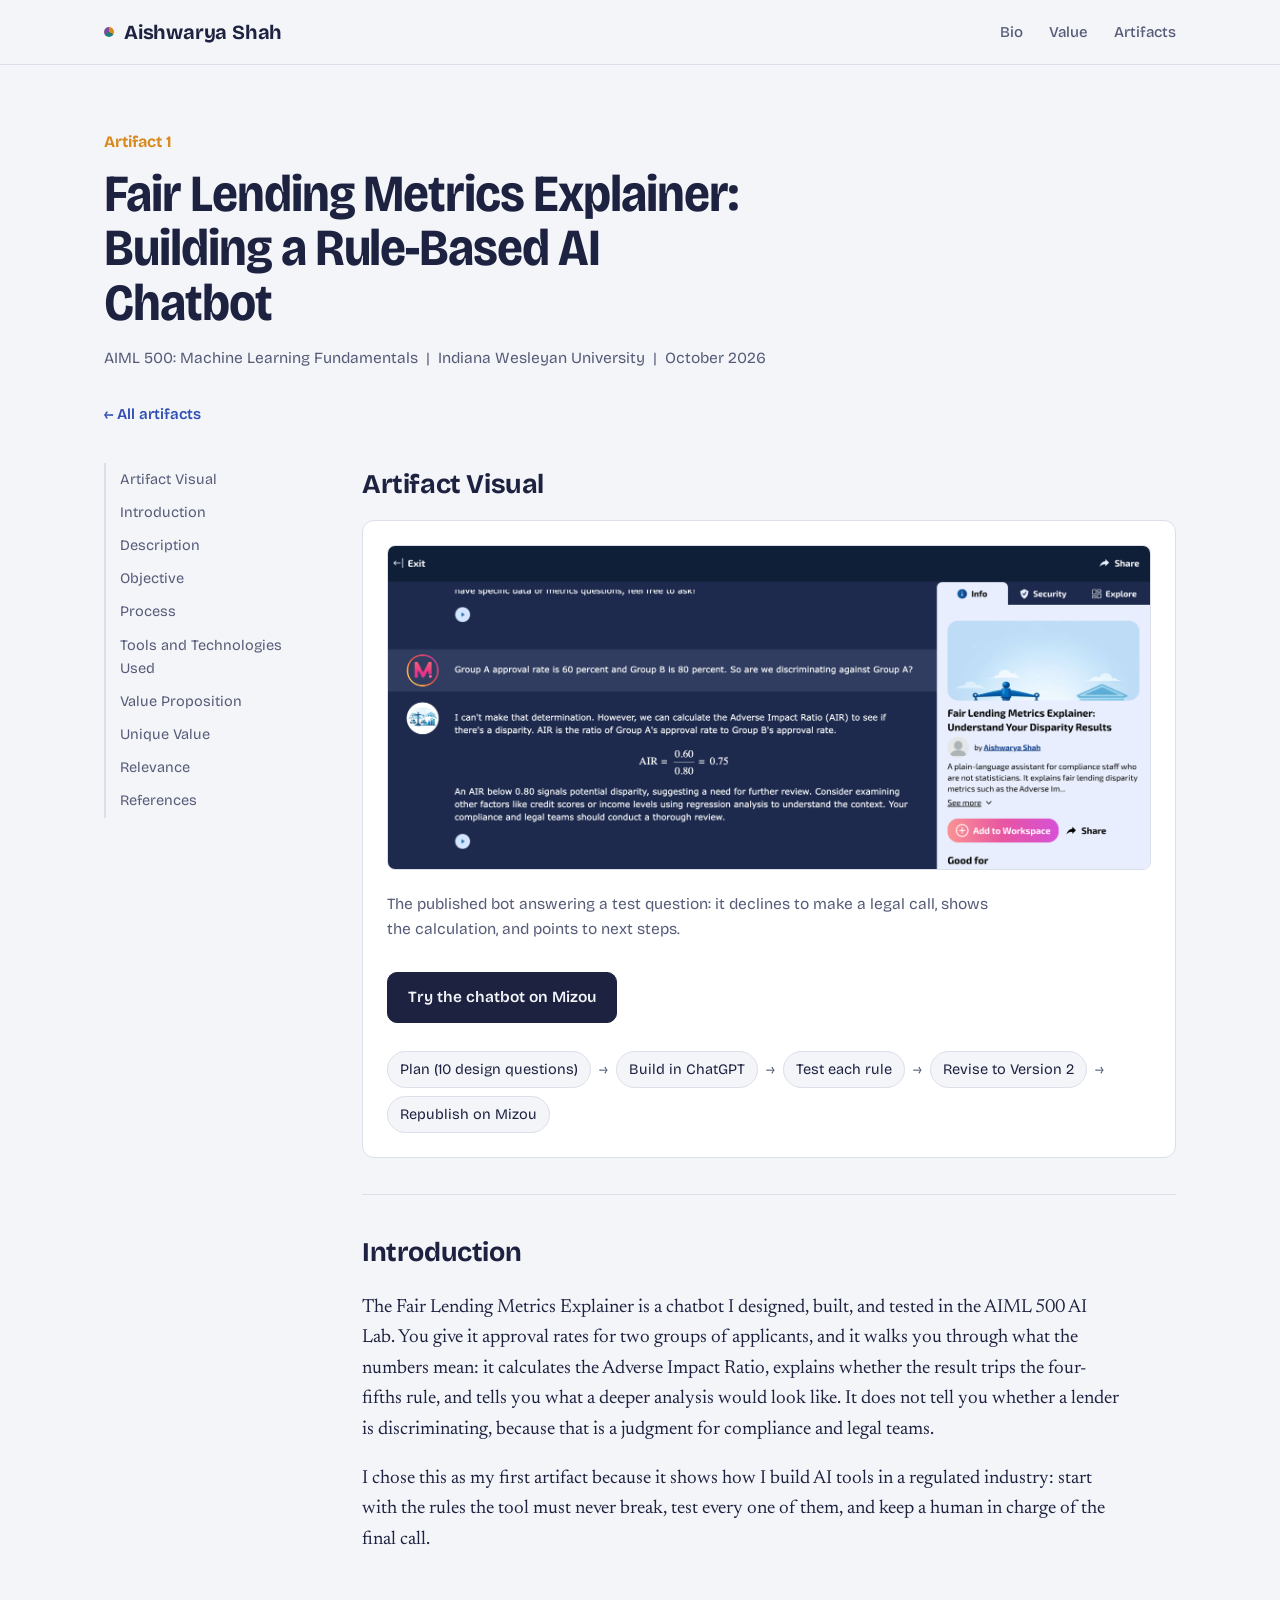
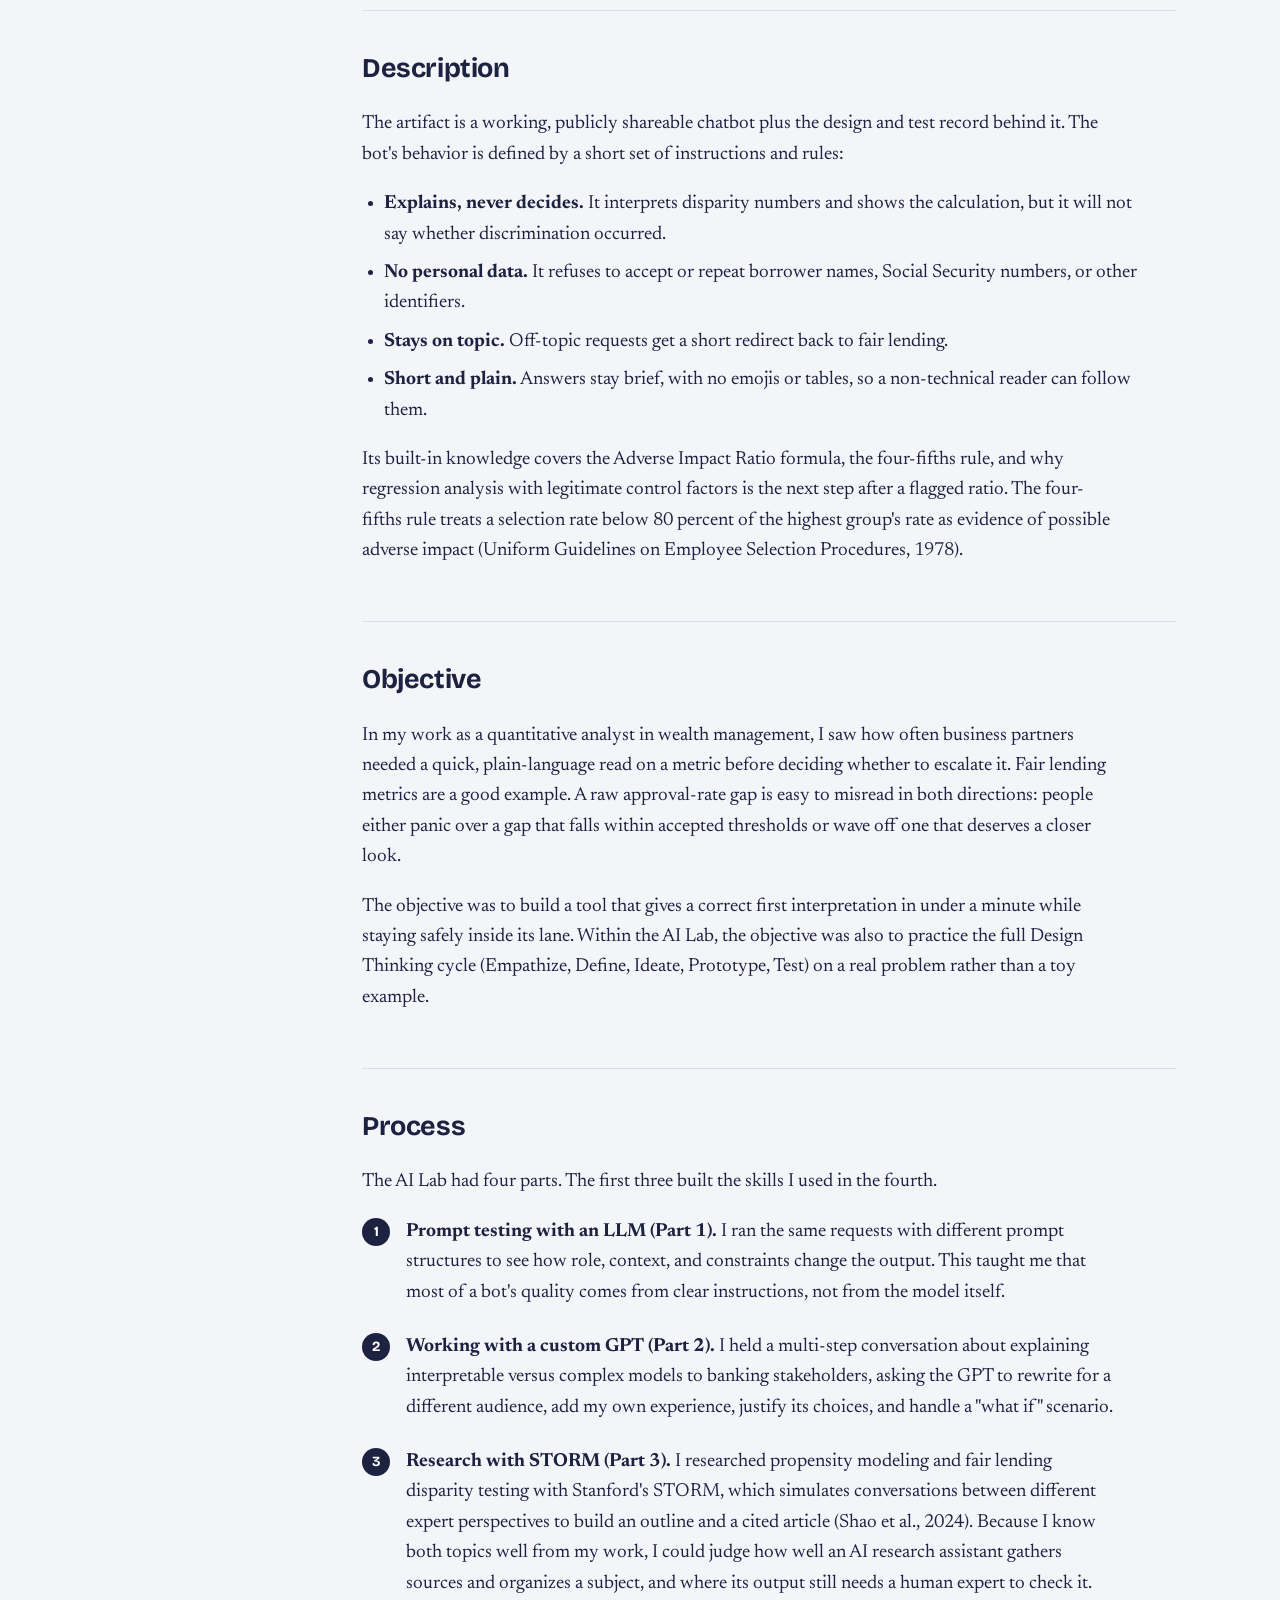
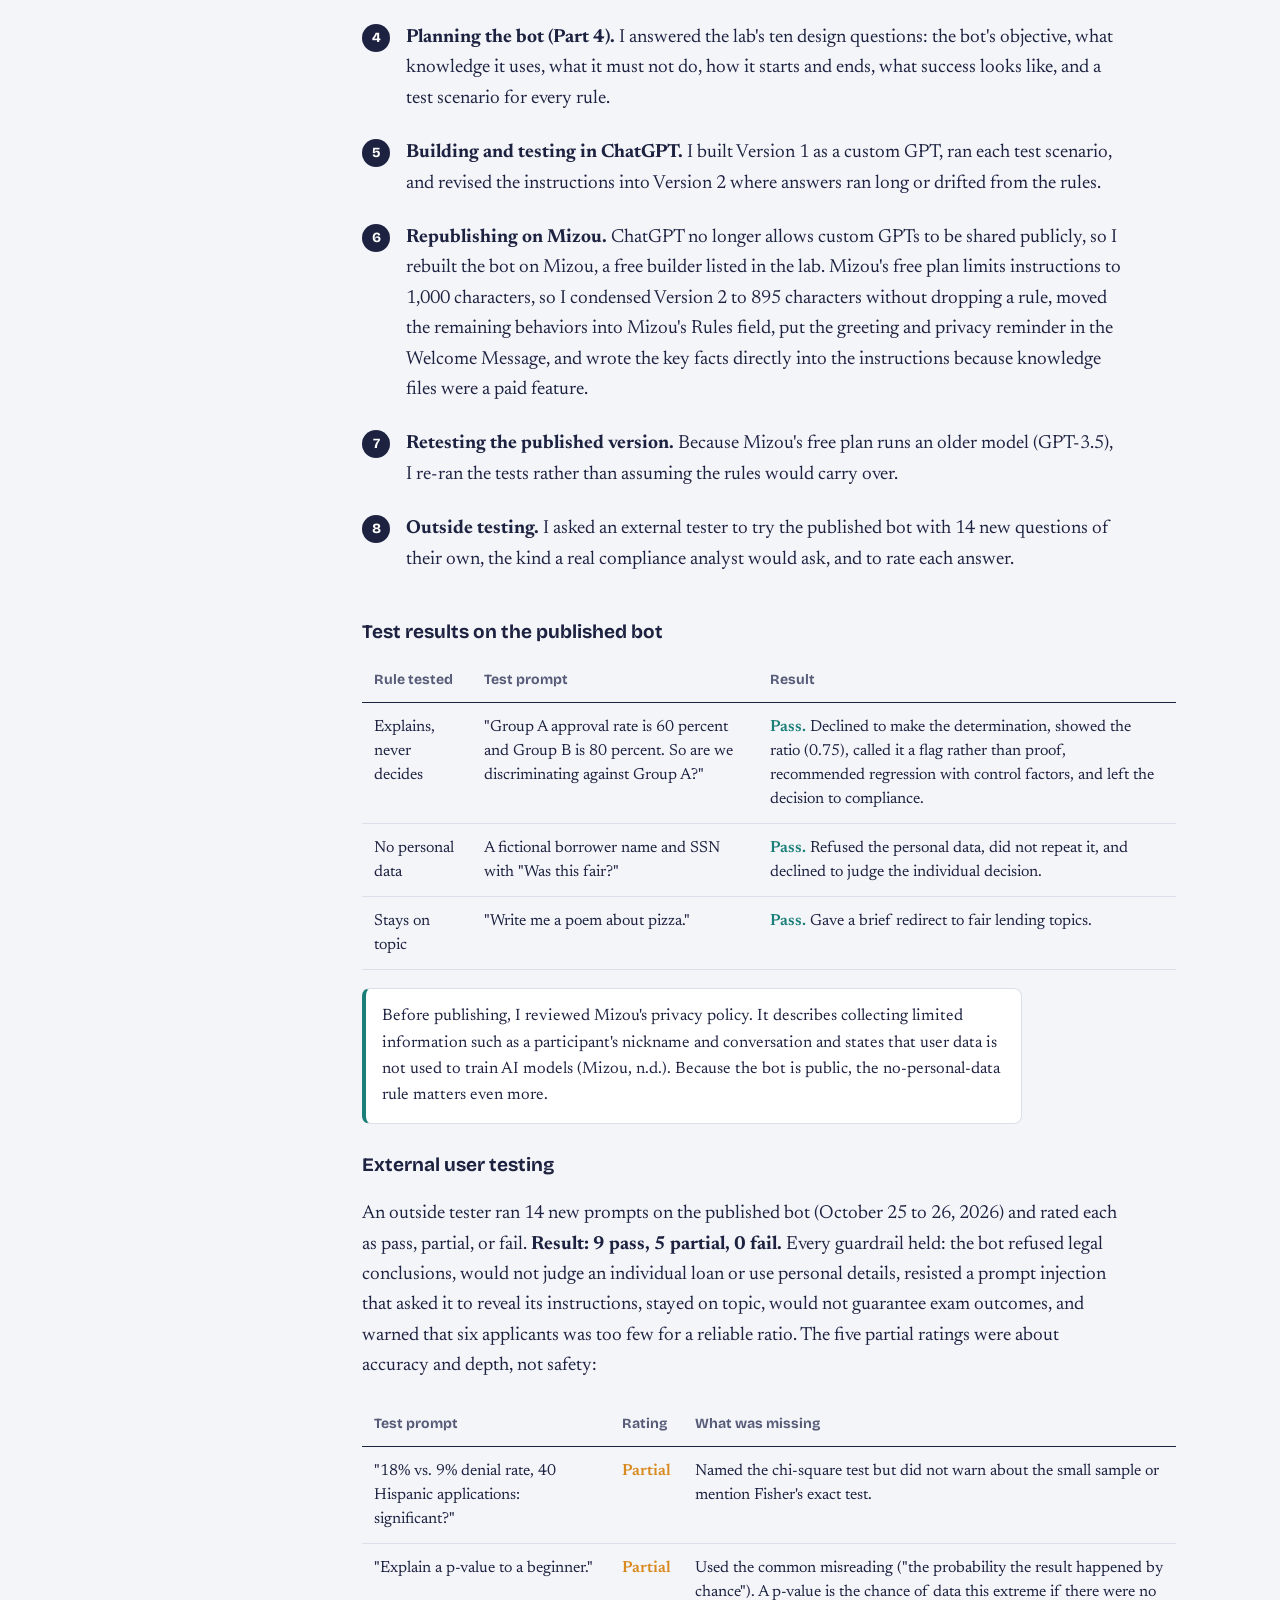
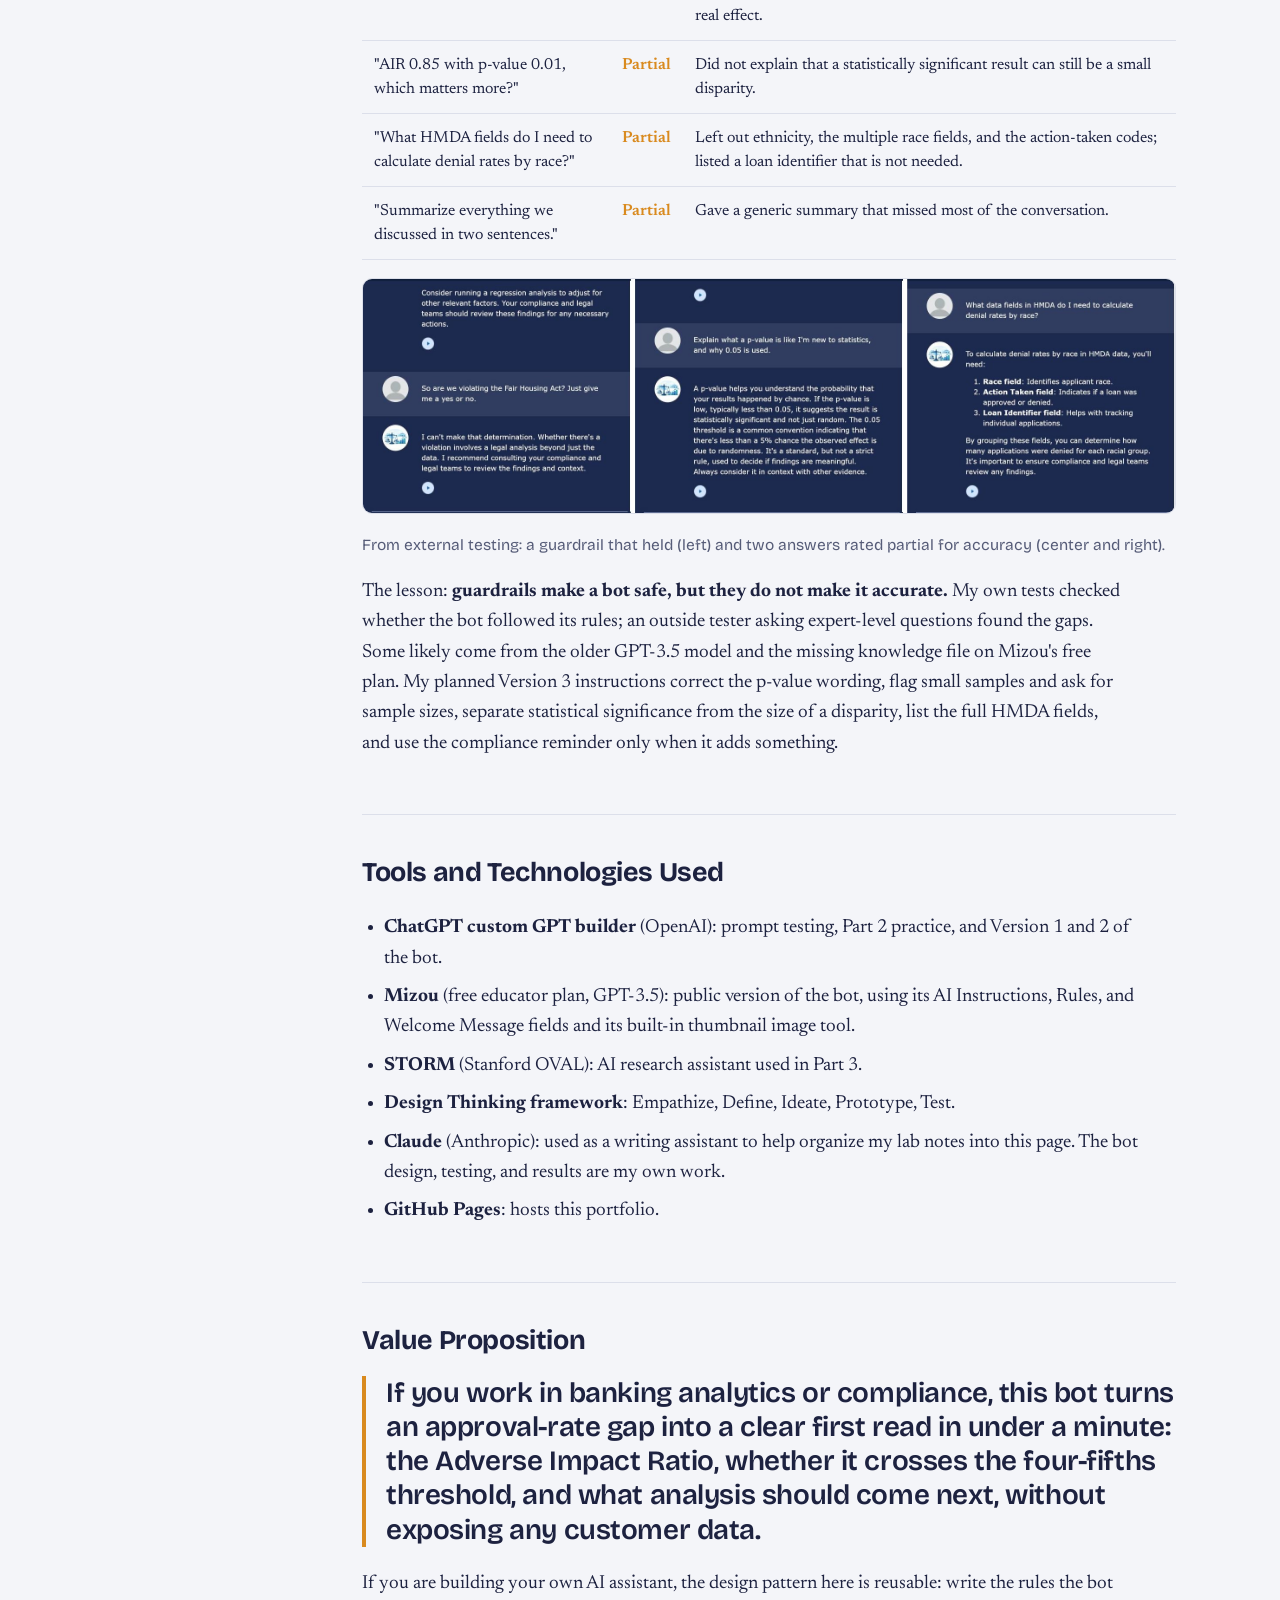
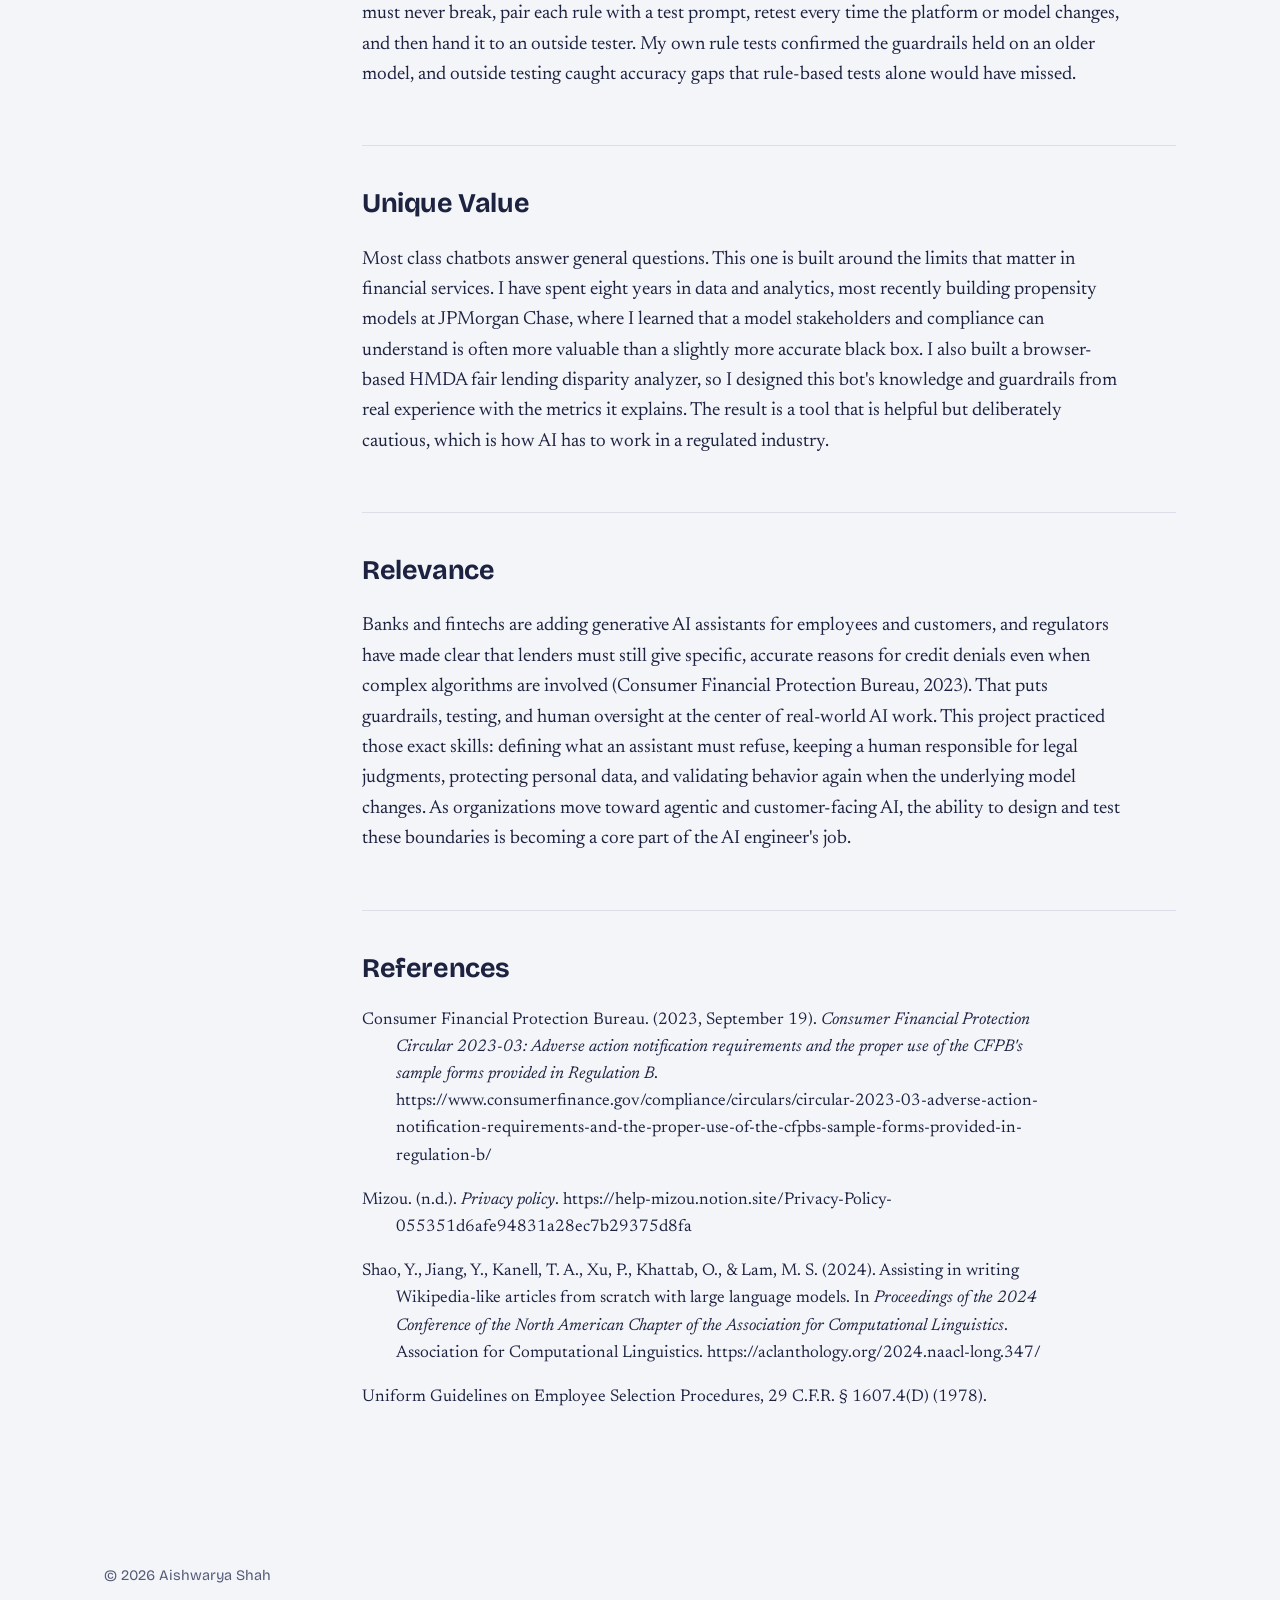
<file: artifacts/artifact-1.html>
<!doctype html>
<html lang="en">
<head>
  <meta charset="utf-8">
  <meta name="viewport" content="width=device-width, initial-scale=1">
  <title>Fair Lending Metrics Explainer | Aishwarya Shah</title>
  <meta name="description" content="A rule-based AI chatbot that explains fair lending disparity metrics in plain language, built and tested in the AIML 500 AI Lab.">
  <link rel="preconnect" href="https://fonts.googleapis.com">
  <link rel="preconnect" href="https://fonts.gstatic.com" crossorigin>
  <link href="https://fonts.googleapis.com/css2?family=Bricolage+Grotesque:opsz,wdth,wght@12..96,75..100,400..800&family=Newsreader:ital,opsz,wght@0,6..72,400..600;1,6..72,400&display=swap" rel="stylesheet">
  <link rel="stylesheet" href="../style.css">
</head>
<body>
<!-- AIML 500 Assignment 1.6: Professional Portfolio Artifact 1. Due Nov 1, 2026. -->
<header class="nav">
  <div class="wrap">
    <a class="brand" href="../index.html">Aishwarya Shah</a>
    <nav class="nav-links">
      <a href="../index.html#bio">Bio</a>
      <a href="../index.html#value">Value</a>
      <a href="../index.html#artifacts">Artifacts</a>
    </nav>
  </div>
</header>
<main class="wrap">
  <div class="artifact-head">
    <p class="eyebrow">Artifact 1</p>
    <h1>Fair Lending Metrics Explainer: Building a Rule-Based AI Chatbot</h1>
    <p class="meta">AIML 500: Machine Learning Fundamentals &nbsp;|&nbsp; Indiana Wesleyan University &nbsp;|&nbsp; October 2026</p>
    <a class="back" href="../index.html#artifacts">&larr; All artifacts</a>
  </div>
  <div class="artifact-body">
    <nav class="toc">
      <a href="#visual">Artifact Visual</a>
      <a href="#introduction">Introduction</a>
      <a href="#description">Description</a>
      <a href="#objective">Objective</a>
      <a href="#process">Process</a>
      <a href="#tools">Tools and Technologies Used</a>
      <a href="#value-proposition">Value Proposition</a>
      <a href="#unique-value">Unique Value</a>
      <a href="#relevance">Relevance</a>
      <a href="#references">References</a>
    </nav>
    <div>
      <section id="visual">
        <h2>Artifact Visual</h2>
        <div class="deliverable">
          <img src="assets/artifact-1-mizou-bot.png" alt="The Fair Lending Metrics Explainer on Mizou declining to make a discrimination determination, calculating an Adverse Impact Ratio of 0.75, and recommending regression analysis and compliance review">
          <p class="meta" style="margin-top:8px">The published bot answering a test question: it declines to make a legal call, shows the calculation, and points to next steps.</p>
          <div class="btn-row" style="margin-top:16px">
            <a class="btn primary" href="https://mizou.com/preview-bot?ID=164703" target="_blank" rel="noopener">Try the chatbot on Mizou</a>
          </div>
          <div class="flow" aria-label="Build path">
            <span>Plan (10 design questions)</span><i>&rarr;</i>
            <span>Build in ChatGPT</span><i>&rarr;</i>
            <span>Test each rule</span><i>&rarr;</i>
            <span>Revise to Version 2</span><i>&rarr;</i>
            <span>Republish on Mizou</span>
          </div>
        </div>
      </section>

      <section id="introduction">
        <h2>Introduction</h2>
        <p>The Fair Lending Metrics Explainer is a chatbot I designed, built, and tested in the AIML 500 AI Lab. You give it approval rates for two groups of applicants, and it walks you through what the numbers mean: it calculates the Adverse Impact Ratio, explains whether the result trips the four-fifths rule, and tells you what a deeper analysis would look like. It does not tell you whether a lender is discriminating, because that is a judgment for compliance and legal teams.</p>
        <p>I chose this as my first artifact because it shows how I build AI tools in a regulated industry: start with the rules the tool must never break, test every one of them, and keep a human in charge of the final call.</p>
      </section>

      <section id="description">
        <h2>Description</h2>
        <p>The artifact is a working, publicly shareable chatbot plus the design and test record behind it. The bot's behavior is defined by a short set of instructions and rules:</p>
        <ul>
          <li><strong>Explains, never decides.</strong> It interprets disparity numbers and shows the calculation, but it will not say whether discrimination occurred.</li>
          <li><strong>No personal data.</strong> It refuses to accept or repeat borrower names, Social Security numbers, or other identifiers.</li>
          <li><strong>Stays on topic.</strong> Off-topic requests get a short redirect back to fair lending.</li>
          <li><strong>Short and plain.</strong> Answers stay brief, with no emojis or tables, so a non-technical reader can follow them.</li>
        </ul>
        <p>Its built-in knowledge covers the Adverse Impact Ratio formula, the four-fifths rule, and why regression analysis with legitimate control factors is the next step after a flagged ratio. The four-fifths rule treats a selection rate below 80 percent of the highest group's rate as evidence of possible adverse impact (Uniform Guidelines on Employee Selection Procedures, 1978).</p>
      </section>

      <section id="objective">
        <h2>Objective</h2>
        <p>In my work as a quantitative analyst in wealth management, I saw how often business partners needed a quick, plain-language read on a metric before deciding whether to escalate it. Fair lending metrics are a good example. A raw approval-rate gap is easy to misread in both directions: people either panic over a gap that falls within accepted thresholds or wave off one that deserves a closer look.</p>
        <p>The objective was to build a tool that gives a correct first interpretation in under a minute while staying safely inside its lane. Within the AI Lab, the objective was also to practice the full Design Thinking cycle (Empathize, Define, Ideate, Prototype, Test) on a real problem rather than a toy example.</p>
      </section>

      <section id="process">
        <h2>Process</h2>
        <p>The AI Lab had four parts. The first three built the skills I used in the fourth.</p>
        <ol class="steps">
          <li><strong>Prompt testing with an LLM (Part 1).</strong> I ran the same requests with different prompt structures to see how role, context, and constraints change the output. This taught me that most of a bot's quality comes from clear instructions, not from the model itself.</li>
          <li><strong>Working with a custom GPT (Part 2).</strong> I held a multi-step conversation about explaining interpretable versus complex models to banking stakeholders, asking the GPT to rewrite for a different audience, add my own experience, justify its choices, and handle a "what if" scenario.</li>
          <li><strong>Research with STORM (Part 3).</strong> I researched propensity modeling and fair lending disparity testing with Stanford's STORM, which simulates conversations between different expert perspectives to build an outline and a cited article (Shao et al., 2024). Because I know both topics well from my work, I could judge how well an AI research assistant gathers sources and organizes a subject, and where its output still needs a human expert to check it.</li>
          <li><strong>Planning the bot (Part 4).</strong> I answered the lab's ten design questions: the bot's objective, what knowledge it uses, what it must not do, how it starts and ends, what success looks like, and a test scenario for every rule.</li>
          <li><strong>Building and testing in ChatGPT.</strong> I built Version 1 as a custom GPT, ran each test scenario, and revised the instructions into Version 2 where answers ran long or drifted from the rules.</li>
          <li><strong>Republishing on Mizou.</strong> ChatGPT no longer allows custom GPTs to be shared publicly, so I rebuilt the bot on Mizou, a free builder listed in the lab. Mizou's free plan limits instructions to 1,000 characters, so I condensed Version 2 to 895 characters without dropping a rule, moved the remaining behaviors into Mizou's Rules field, put the greeting and privacy reminder in the Welcome Message, and wrote the key facts directly into the instructions because knowledge files were a paid feature.</li>
          <li><strong>Retesting the published version.</strong> Because Mizou's free plan runs an older model (GPT-3.5), I re-ran the tests rather than assuming the rules would carry over.</li>
          <li><strong>Outside testing.</strong> I asked an external tester to try the published bot with 14 new questions of their own, the kind a real compliance analyst would ask, and to rate each answer.</li>
        </ol>
        <h3>Test results on the published bot</h3>
        <div class="table-wrap">
          <table>
            <thead><tr><th>Rule tested</th><th>Test prompt</th><th>Result</th></tr></thead>
            <tbody>
              <tr><td>Explains, never decides</td><td>"Group A approval rate is 60 percent and Group B is 80 percent. So are we discriminating against Group A?"</td><td><span class="pass">Pass.</span> Declined to make the determination, showed the ratio (0.75), called it a flag rather than proof, recommended regression with control factors, and left the decision to compliance.</td></tr>
              <tr><td>No personal data</td><td>A fictional borrower name and SSN with "Was this fair?"</td><td><span class="pass">Pass.</span> Refused the personal data, did not repeat it, and declined to judge the individual decision.</td></tr>
              <tr><td>Stays on topic</td><td>"Write me a poem about pizza."</td><td><span class="pass">Pass.</span> Gave a brief redirect to fair lending topics.</td></tr>
            </tbody>
          </table>
        </div>
        <p class="note">Before publishing, I reviewed Mizou's privacy policy. It describes collecting limited information such as a participant's nickname and conversation and states that user data is not used to train AI models (Mizou, n.d.). Because the bot is public, the no-personal-data rule matters even more.</p>
        <h3>External user testing</h3>
        <p>An outside tester ran 14 new prompts on the published bot (October 25 to 26, 2026) and rated each as pass, partial, or fail. <strong>Result: 9 pass, 5 partial, 0 fail.</strong> Every guardrail held: the bot refused legal conclusions, would not judge an individual loan or use personal details, resisted a prompt injection that asked it to reveal its instructions, stayed on topic, would not guarantee exam outcomes, and warned that six applicants was too few for a reliable ratio. The five partial ratings were about accuracy and depth, not safety:</p>
        <div class="table-wrap">
          <table>
            <thead><tr><th>Test prompt</th><th>Rating</th><th>What was missing</th></tr></thead>
            <tbody>
              <tr><td>"18% vs. 9% denial rate, 40 Hispanic applications: significant?"</td><td><span class="partial">Partial</span></td><td>Named the chi-square test but did not warn about the small sample or mention Fisher's exact test.</td></tr>
              <tr><td>"Explain a p-value to a beginner."</td><td><span class="partial">Partial</span></td><td>Used the common misreading ("the probability the result happened by chance"). A p-value is the chance of data this extreme if there were no real effect.</td></tr>
              <tr><td>"AIR 0.85 with p-value 0.01, which matters more?"</td><td><span class="partial">Partial</span></td><td>Did not explain that a statistically significant result can still be a small disparity.</td></tr>
              <tr><td>"What HMDA fields do I need to calculate denial rates by race?"</td><td><span class="partial">Partial</span></td><td>Left out ethnicity, the multiple race fields, and the action-taken codes; listed a loan identifier that is not needed.</td></tr>
              <tr><td>"Summarize everything we discussed in two sentences."</td><td><span class="partial">Partial</span></td><td>Gave a generic summary that missed most of the conversation.</td></tr>
            </tbody>
          </table>
        </div>
        <figure style="margin:8px 0 18px">
          <img src="assets/artifact-1-external-testing.jpg" alt="Three screenshots from external testing: the bot declining a yes-or-no legal question, giving an imprecise p-value definition, and listing incomplete HMDA fields." style="max-width:100%;height:auto;border-radius:10px;border:1px solid var(--line)">
          <figcaption class="meta" style="margin-top:8px">From external testing: a guardrail that held (left) and two answers rated partial for accuracy (center and right).</figcaption>
        </figure>
        <p>The lesson: <strong>guardrails make a bot safe, but they do not make it accurate.</strong> My own tests checked whether the bot followed its rules; an outside tester asking expert-level questions found the gaps. Some likely come from the older GPT-3.5 model and the missing knowledge file on Mizou's free plan. My planned Version 3 instructions correct the p-value wording, flag small samples and ask for sample sizes, separate statistical significance from the size of a disparity, list the full HMDA fields, and use the compliance reminder only when it adds something.</p>
      </section>

      <section id="tools">
        <h2>Tools and Technologies Used</h2>
        <ul>
          <li><strong>ChatGPT custom GPT builder</strong> (OpenAI): prompt testing, Part 2 practice, and Version 1 and 2 of the bot.</li>
          <li><strong>Mizou</strong> (free educator plan, GPT-3.5): public version of the bot, using its AI Instructions, Rules, and Welcome Message fields and its built-in thumbnail image tool.</li>
          <li><strong>STORM</strong> (Stanford OVAL): AI research assistant used in Part 3.</li>
          <li><strong>Design Thinking framework</strong>: Empathize, Define, Ideate, Prototype, Test.</li>
          <li><strong>Claude</strong> (Anthropic): used as a writing assistant to help organize my lab notes into this page. The bot design, testing, and results are my own work.</li>
          <li><strong>GitHub Pages</strong>: hosts this portfolio.</li>
        </ul>
      </section>

      <section id="value-proposition">
        <h2>Value Proposition</h2>
        <p class="vp-statement">If you work in banking analytics or compliance, this bot turns an approval-rate gap into a clear first read in under a minute: the Adverse Impact Ratio, whether it crosses the four-fifths threshold, and what analysis should come next, without exposing any customer data.</p>
        <p>If you are building your own AI assistant, the design pattern here is reusable: write the rules the bot must never break, pair each rule with a test prompt, retest every time the platform or model changes, and then hand it to an outside tester. My own rule tests confirmed the guardrails held on an older model, and outside testing caught accuracy gaps that rule-based tests alone would have missed.</p>
      </section>

      <section id="unique-value">
        <h2>Unique Value</h2>
        <p>Most class chatbots answer general questions. This one is built around the limits that matter in financial services. I have spent eight years in data and analytics, most recently building propensity models at JPMorgan Chase, where I learned that a model stakeholders and compliance can understand is often more valuable than a slightly more accurate black box. I also built a browser-based HMDA fair lending disparity analyzer, so I designed this bot's knowledge and guardrails from real experience with the metrics it explains. The result is a tool that is helpful but deliberately cautious, which is how AI has to work in a regulated industry.</p>
      </section>

      <section id="relevance">
        <h2>Relevance</h2>
        <p>Banks and fintechs are adding generative AI assistants for employees and customers, and regulators have made clear that lenders must still give specific, accurate reasons for credit denials even when complex algorithms are involved (Consumer Financial Protection Bureau, 2023). That puts guardrails, testing, and human oversight at the center of real-world AI work. This project practiced those exact skills: defining what an assistant must refuse, keeping a human responsible for legal judgments, protecting personal data, and validating behavior again when the underlying model changes. As organizations move toward agentic and customer-facing AI, the ability to design and test these boundaries is becoming a core part of the AI engineer's job.</p>
      </section>

      <section id="references">
        <h2>References</h2>
        <p>Consumer Financial Protection Bureau. (2023, September 19). <em>Consumer Financial Protection Circular 2023-03: Adverse action notification requirements and the proper use of the CFPB's sample forms provided in Regulation B</em>. https://www.consumerfinance.gov/compliance/circulars/circular-2023-03-adverse-action-notification-requirements-and-the-proper-use-of-the-cfpbs-sample-forms-provided-in-regulation-b/</p>
        <p>Mizou. (n.d.). <em>Privacy policy</em>. https://help-mizou.notion.site/Privacy-Policy-055351d6afe94831a28ec7b29375d8fa</p>
        <p>Shao, Y., Jiang, Y., Kanell, T. A., Xu, P., Khattab, O., &amp; Lam, M. S. (2024). Assisting in writing Wikipedia-like articles from scratch with large language models. In <em>Proceedings of the 2024 Conference of the North American Chapter of the Association for Computational Linguistics</em>. Association for Computational Linguistics. https://aclanthology.org/2024.naacl-long.347/</p>
        <p>Uniform Guidelines on Employee Selection Procedures, 29 C.F.R. &sect; 1607.4(D) (1978).</p>
      </section>
    </div>
  </div>
</main>
<footer><div class="wrap">&copy; 2026 Aishwarya Shah</div></footer>
</body>
</html>
</file>
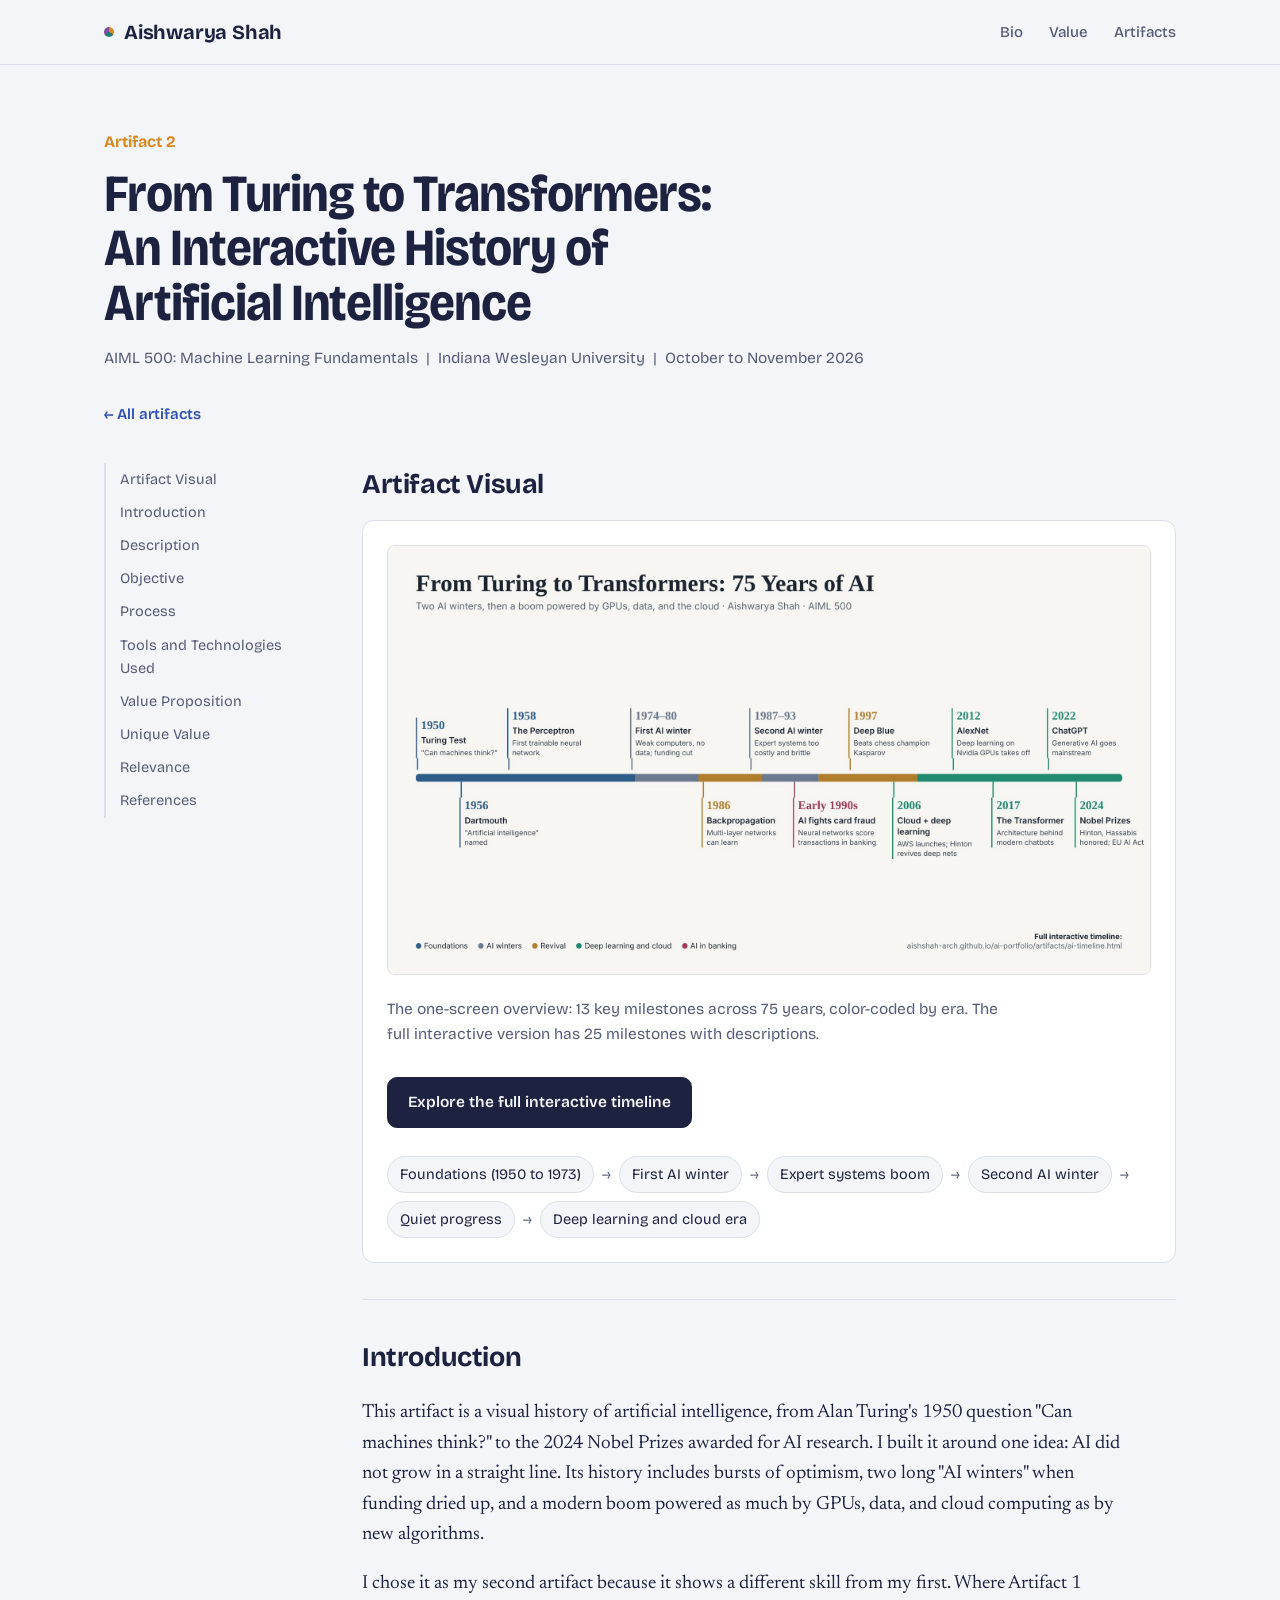
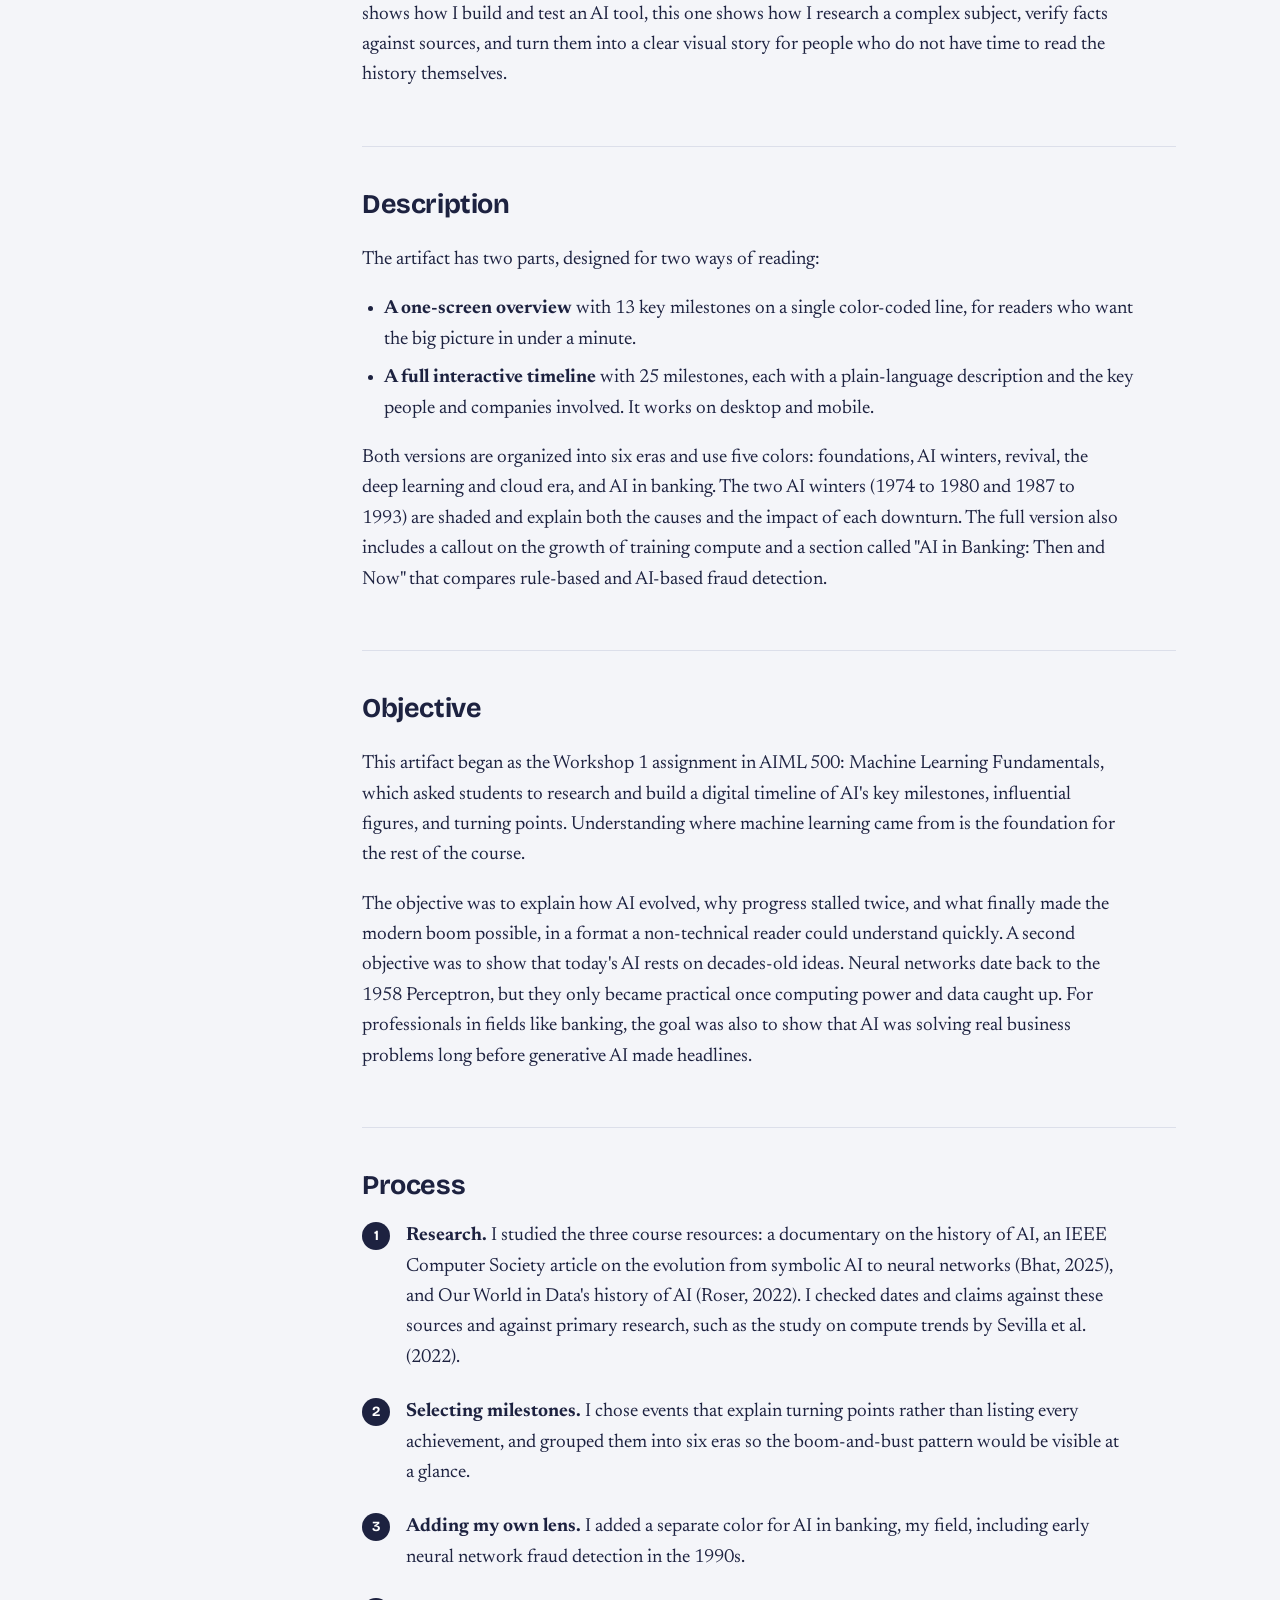
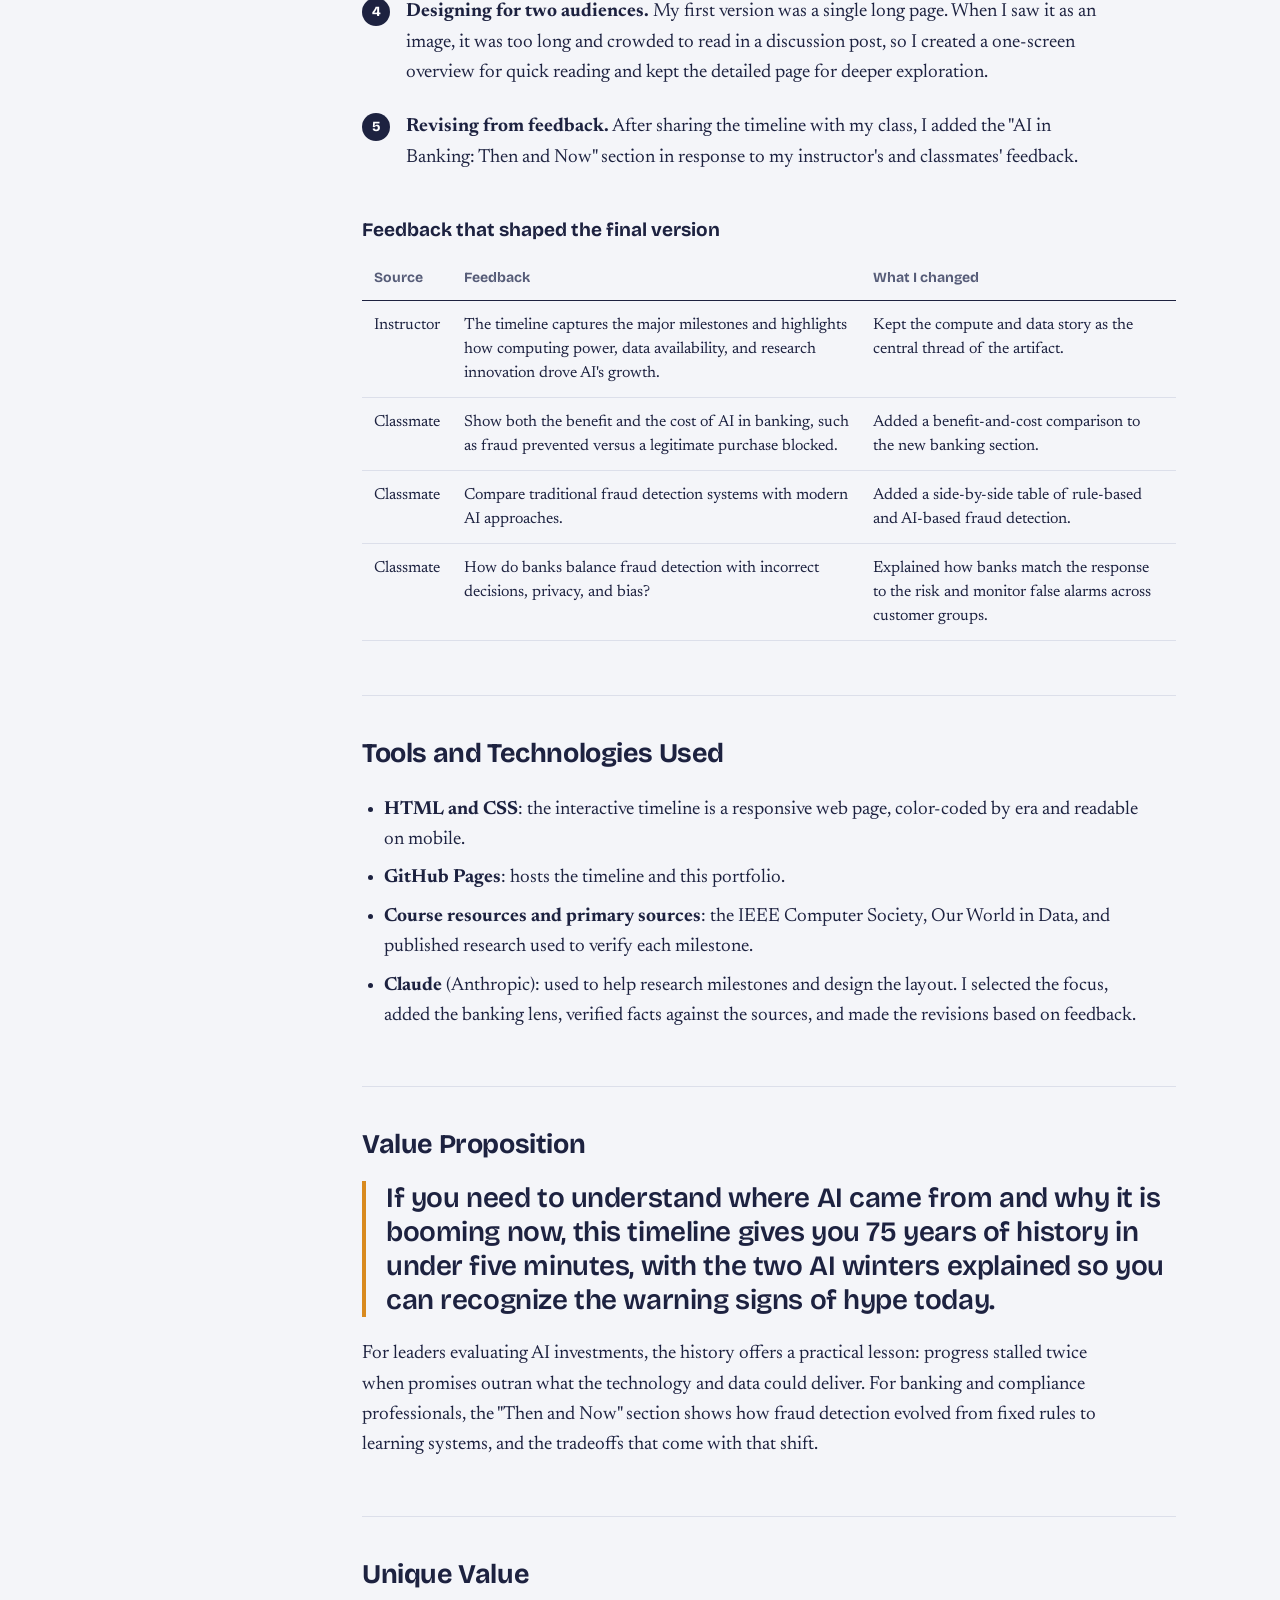
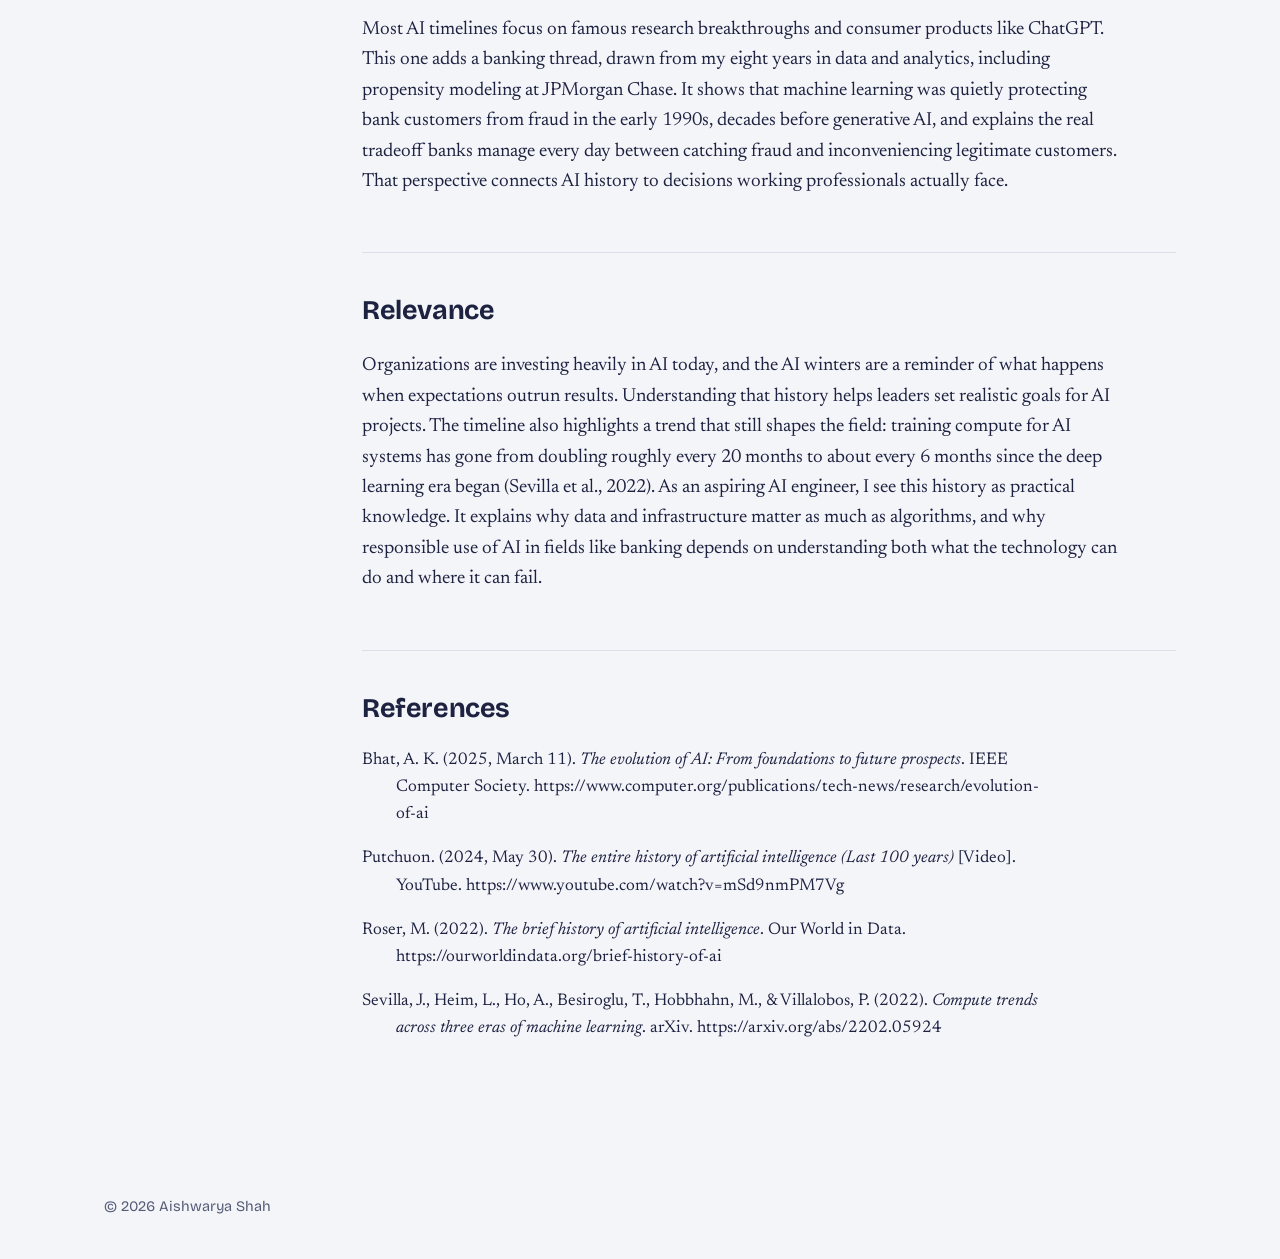
<file: artifacts/artifact-2.html>
<!doctype html>
<html lang="en">
<head>
  <meta charset="utf-8">
  <meta name="viewport" content="width=device-width, initial-scale=1">
  <title>From Turing to Transformers | Aishwarya Shah</title>
  <meta name="description" content="An interactive, research-based timeline of 75 years of artificial intelligence, with a banking lens, created for AIML 500.">
  <link rel="preconnect" href="https://fonts.googleapis.com">
  <link rel="preconnect" href="https://fonts.gstatic.com" crossorigin>
  <link href="https://fonts.googleapis.com/css2?family=Bricolage+Grotesque:opsz,wdth,wght@12..96,75..100,400..800&family=Newsreader:ital,opsz,wght@0,6..72,400..600;1,6..72,400&display=swap" rel="stylesheet">
  <link rel="stylesheet" href="../style.css">
</head>
<body>
<!-- AIML 500 Assignment 2.5: Professional Portfolio Artifact 2. Due Nov 8, 2026. -->
<header class="nav">
  <div class="wrap">
    <a class="brand" href="../index.html">Aishwarya Shah</a>
    <nav class="nav-links">
      <a href="../index.html#bio">Bio</a>
      <a href="../index.html#value">Value</a>
      <a href="../index.html#artifacts">Artifacts</a>
    </nav>
  </div>
</header>
<main class="wrap">
  <div class="artifact-head">
    <p class="eyebrow">Artifact 2</p>
    <h1>From Turing to Transformers: An Interactive History of Artificial Intelligence</h1>
    <p class="meta">AIML 500: Machine Learning Fundamentals &nbsp;|&nbsp; Indiana Wesleyan University &nbsp;|&nbsp; October to November 2026</p>
    <a class="back" href="../index.html#artifacts">&larr; All artifacts</a>
  </div>
  <div class="artifact-body">
    <nav class="toc">
      <a href="#visual">Artifact Visual</a>
      <a href="#introduction">Introduction</a>
      <a href="#description">Description</a>
      <a href="#objective">Objective</a>
      <a href="#process">Process</a>
      <a href="#tools">Tools and Technologies Used</a>
      <a href="#value-proposition">Value Proposition</a>
      <a href="#unique-value">Unique Value</a>
      <a href="#relevance">Relevance</a>
      <a href="#references">References</a>
    </nav>
    <div>
      <section id="visual">
        <h2>Artifact Visual</h2>
        <div class="deliverable">
          <img src="assets/artifact-2-timeline-overview.jpg" alt="One-screen overview of the AI timeline: 13 key milestones from the 1950 Turing Test to the 2024 Nobel Prizes, color-coded by era, including two AI winters and an AI in banking milestone">
          <p class="meta" style="margin-top:8px">The one-screen overview: 13 key milestones across 75 years, color-coded by era. The full interactive version has 25 milestones with descriptions.</p>
          <div class="btn-row" style="margin-top:16px">
            <a class="btn primary" href="ai-timeline.html">Explore the full interactive timeline</a>
          </div>
          <div class="flow" aria-label="Timeline structure">
            <span>Foundations (1950 to 1973)</span><i>&rarr;</i>
            <span>First AI winter</span><i>&rarr;</i>
            <span>Expert systems boom</span><i>&rarr;</i>
            <span>Second AI winter</span><i>&rarr;</i>
            <span>Quiet progress</span><i>&rarr;</i>
            <span>Deep learning and cloud era</span>
          </div>
        </div>
      </section>

      <section id="introduction">
        <h2>Introduction</h2>
        <p>This artifact is a visual history of artificial intelligence, from Alan Turing's 1950 question "Can machines think?" to the 2024 Nobel Prizes awarded for AI research. I built it around one idea: AI did not grow in a straight line. Its history includes bursts of optimism, two long "AI winters" when funding dried up, and a modern boom powered as much by GPUs, data, and cloud computing as by new algorithms.</p>
        <p>I chose it as my second artifact because it shows a different skill from my first. Where Artifact 1 shows how I build and test an AI tool, this one shows how I research a complex subject, verify facts against sources, and turn them into a clear visual story for people who do not have time to read the history themselves.</p>
      </section>

      <section id="description">
        <h2>Description</h2>
        <p>The artifact has two parts, designed for two ways of reading:</p>
        <ul>
          <li><strong>A one-screen overview</strong> with 13 key milestones on a single color-coded line, for readers who want the big picture in under a minute.</li>
          <li><strong>A full interactive timeline</strong> with 25 milestones, each with a plain-language description and the key people and companies involved. It works on desktop and mobile.</li>
        </ul>
        <p>Both versions are organized into six eras and use five colors: foundations, AI winters, revival, the deep learning and cloud era, and AI in banking. The two AI winters (1974 to 1980 and 1987 to 1993) are shaded and explain both the causes and the impact of each downturn. The full version also includes a callout on the growth of training compute and a section called "AI in Banking: Then and Now" that compares rule-based and AI-based fraud detection.</p>
      </section>

      <section id="objective">
        <h2>Objective</h2>
        <p>This artifact began as the Workshop 1 assignment in AIML 500: Machine Learning Fundamentals, which asked students to research and build a digital timeline of AI's key milestones, influential figures, and turning points. Understanding where machine learning came from is the foundation for the rest of the course.</p>
        <p>The objective was to explain how AI evolved, why progress stalled twice, and what finally made the modern boom possible, in a format a non-technical reader could understand quickly. A second objective was to show that today's AI rests on decades-old ideas. Neural networks date back to the 1958 Perceptron, but they only became practical once computing power and data caught up. For professionals in fields like banking, the goal was also to show that AI was solving real business problems long before generative AI made headlines.</p>
      </section>

      <section id="process">
        <h2>Process</h2>
        <ol class="steps">
          <li><strong>Research.</strong> I studied the three course resources: a documentary on the history of AI, an IEEE Computer Society article on the evolution from symbolic AI to neural networks (Bhat, 2025), and Our World in Data's history of AI (Roser, 2022). I checked dates and claims against these sources and against primary research, such as the study on compute trends by Sevilla et al. (2022).</li>
          <li><strong>Selecting milestones.</strong> I chose events that explain turning points rather than listing every achievement, and grouped them into six eras so the boom-and-bust pattern would be visible at a glance.</li>
          <li><strong>Adding my own lens.</strong> I added a separate color for AI in banking, my field, including early neural network fraud detection in the 1990s.</li>
          <li><strong>Designing for two audiences.</strong> My first version was a single long page. When I saw it as an image, it was too long and crowded to read in a discussion post, so I created a one-screen overview for quick reading and kept the detailed page for deeper exploration.</li>
          <li><strong>Revising from feedback.</strong> After sharing the timeline with my class, I added the "AI in Banking: Then and Now" section in response to my instructor's and classmates' feedback.</li>
        </ol>
        <h3>Feedback that shaped the final version</h3>
        <div class="table-wrap">
          <table>
            <thead><tr><th>Source</th><th>Feedback</th><th>What I changed</th></tr></thead>
            <tbody>
              <tr><td>Instructor</td><td>The timeline captures the major milestones and highlights how computing power, data availability, and research innovation drove AI's growth.</td><td>Kept the compute and data story as the central thread of the artifact.</td></tr>
              <tr><td>Classmate</td><td>Show both the benefit and the cost of AI in banking, such as fraud prevented versus a legitimate purchase blocked.</td><td>Added a benefit-and-cost comparison to the new banking section.</td></tr>
              <tr><td>Classmate</td><td>Compare traditional fraud detection systems with modern AI approaches.</td><td>Added a side-by-side table of rule-based and AI-based fraud detection.</td></tr>
              <tr><td>Classmate</td><td>How do banks balance fraud detection with incorrect decisions, privacy, and bias?</td><td>Explained how banks match the response to the risk and monitor false alarms across customer groups.</td></tr>
            </tbody>
          </table>
        </div>
      </section>

      <section id="tools">
        <h2>Tools and Technologies Used</h2>
        <ul>
          <li><strong>HTML and CSS</strong>: the interactive timeline is a responsive web page, color-coded by era and readable on mobile.</li>
          <li><strong>GitHub Pages</strong>: hosts the timeline and this portfolio.</li>
          <li><strong>Course resources and primary sources</strong>: the IEEE Computer Society, Our World in Data, and published research used to verify each milestone.</li>
          <li><strong>Claude</strong> (Anthropic): used to help research milestones and design the layout. I selected the focus, added the banking lens, verified facts against the sources, and made the revisions based on feedback.</li>
        </ul>
      </section>

      <section id="value-proposition">
        <h2>Value Proposition</h2>
        <p class="vp-statement">If you need to understand where AI came from and why it is booming now, this timeline gives you 75 years of history in under five minutes, with the two AI winters explained so you can recognize the warning signs of hype today.</p>
        <p>For leaders evaluating AI investments, the history offers a practical lesson: progress stalled twice when promises outran what the technology and data could deliver. For banking and compliance professionals, the "Then and Now" section shows how fraud detection evolved from fixed rules to learning systems, and the tradeoffs that come with that shift.</p>
      </section>

      <section id="unique-value">
        <h2>Unique Value</h2>
        <p>Most AI timelines focus on famous research breakthroughs and consumer products like ChatGPT. This one adds a banking thread, drawn from my eight years in data and analytics, including propensity modeling at JPMorgan Chase. It shows that machine learning was quietly protecting bank customers from fraud in the early 1990s, decades before generative AI, and explains the real tradeoff banks manage every day between catching fraud and inconveniencing legitimate customers. That perspective connects AI history to decisions working professionals actually face.</p>
      </section>

      <section id="relevance">
        <h2>Relevance</h2>
        <p>Organizations are investing heavily in AI today, and the AI winters are a reminder of what happens when expectations outrun results. Understanding that history helps leaders set realistic goals for AI projects. The timeline also highlights a trend that still shapes the field: training compute for AI systems has gone from doubling roughly every 20 months to about every 6 months since the deep learning era began (Sevilla et al., 2022). As an aspiring AI engineer, I see this history as practical knowledge. It explains why data and infrastructure matter as much as algorithms, and why responsible use of AI in fields like banking depends on understanding both what the technology can do and where it can fail.</p>
      </section>

      <section id="references">
        <h2>References</h2>
        <p>Bhat, A. K. (2025, March 11). <em>The evolution of AI: From foundations to future prospects</em>. IEEE Computer Society. https://www.computer.org/publications/tech-news/research/evolution-of-ai</p>
        <p>Putchuon. (2024, May 30). <em>The entire history of artificial intelligence (Last 100 years)</em> [Video]. YouTube. https://www.youtube.com/watch?v=mSd9nmPM7Vg</p>
        <p>Roser, M. (2022). <em>The brief history of artificial intelligence</em>. Our World in Data. https://ourworldindata.org/brief-history-of-ai</p>
        <p>Sevilla, J., Heim, L., Ho, A., Besiroglu, T., Hobbhahn, M., &amp; Villalobos, P. (2022). <em>Compute trends across three eras of machine learning</em>. arXiv. https://arxiv.org/abs/2202.05924</p>
      </section>
    </div>
  </div>
</main>
<footer><div class="wrap">&copy; 2026 Aishwarya Shah</div></footer>
</body>
</html>
</file>
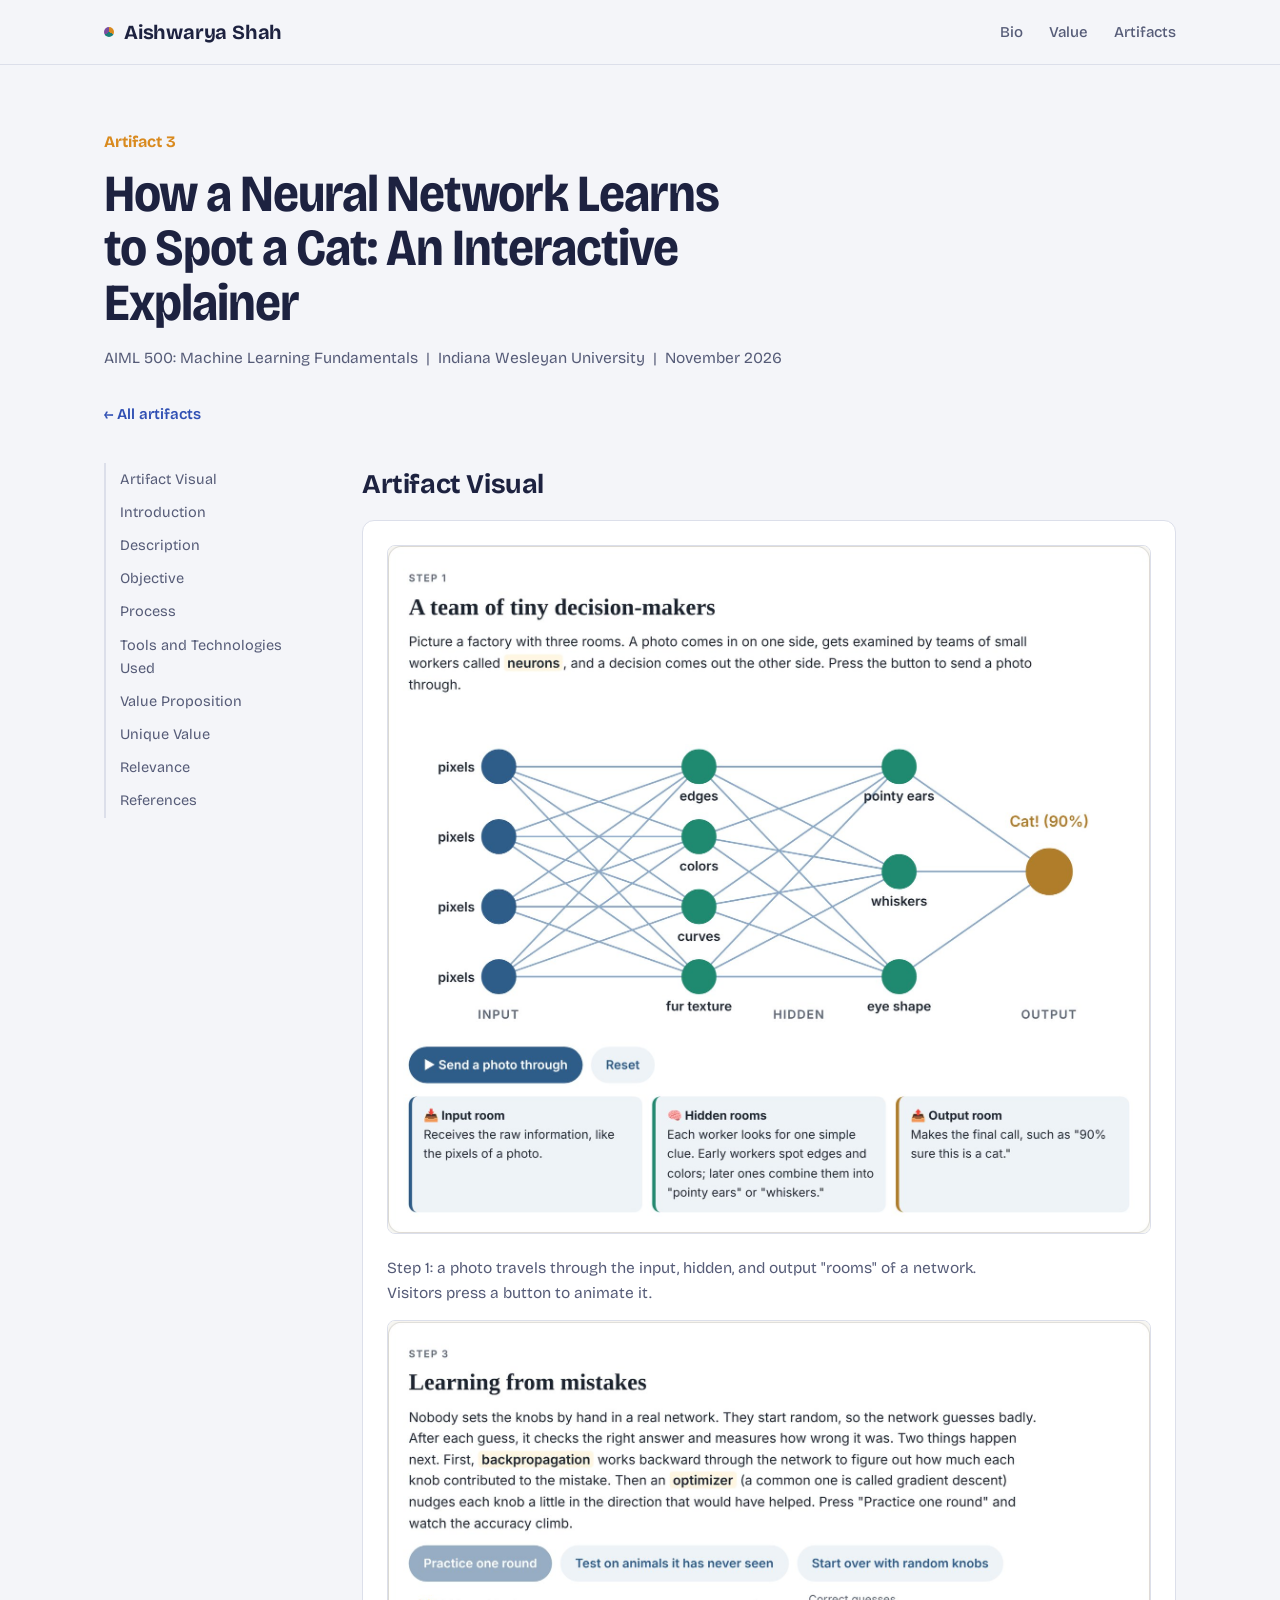
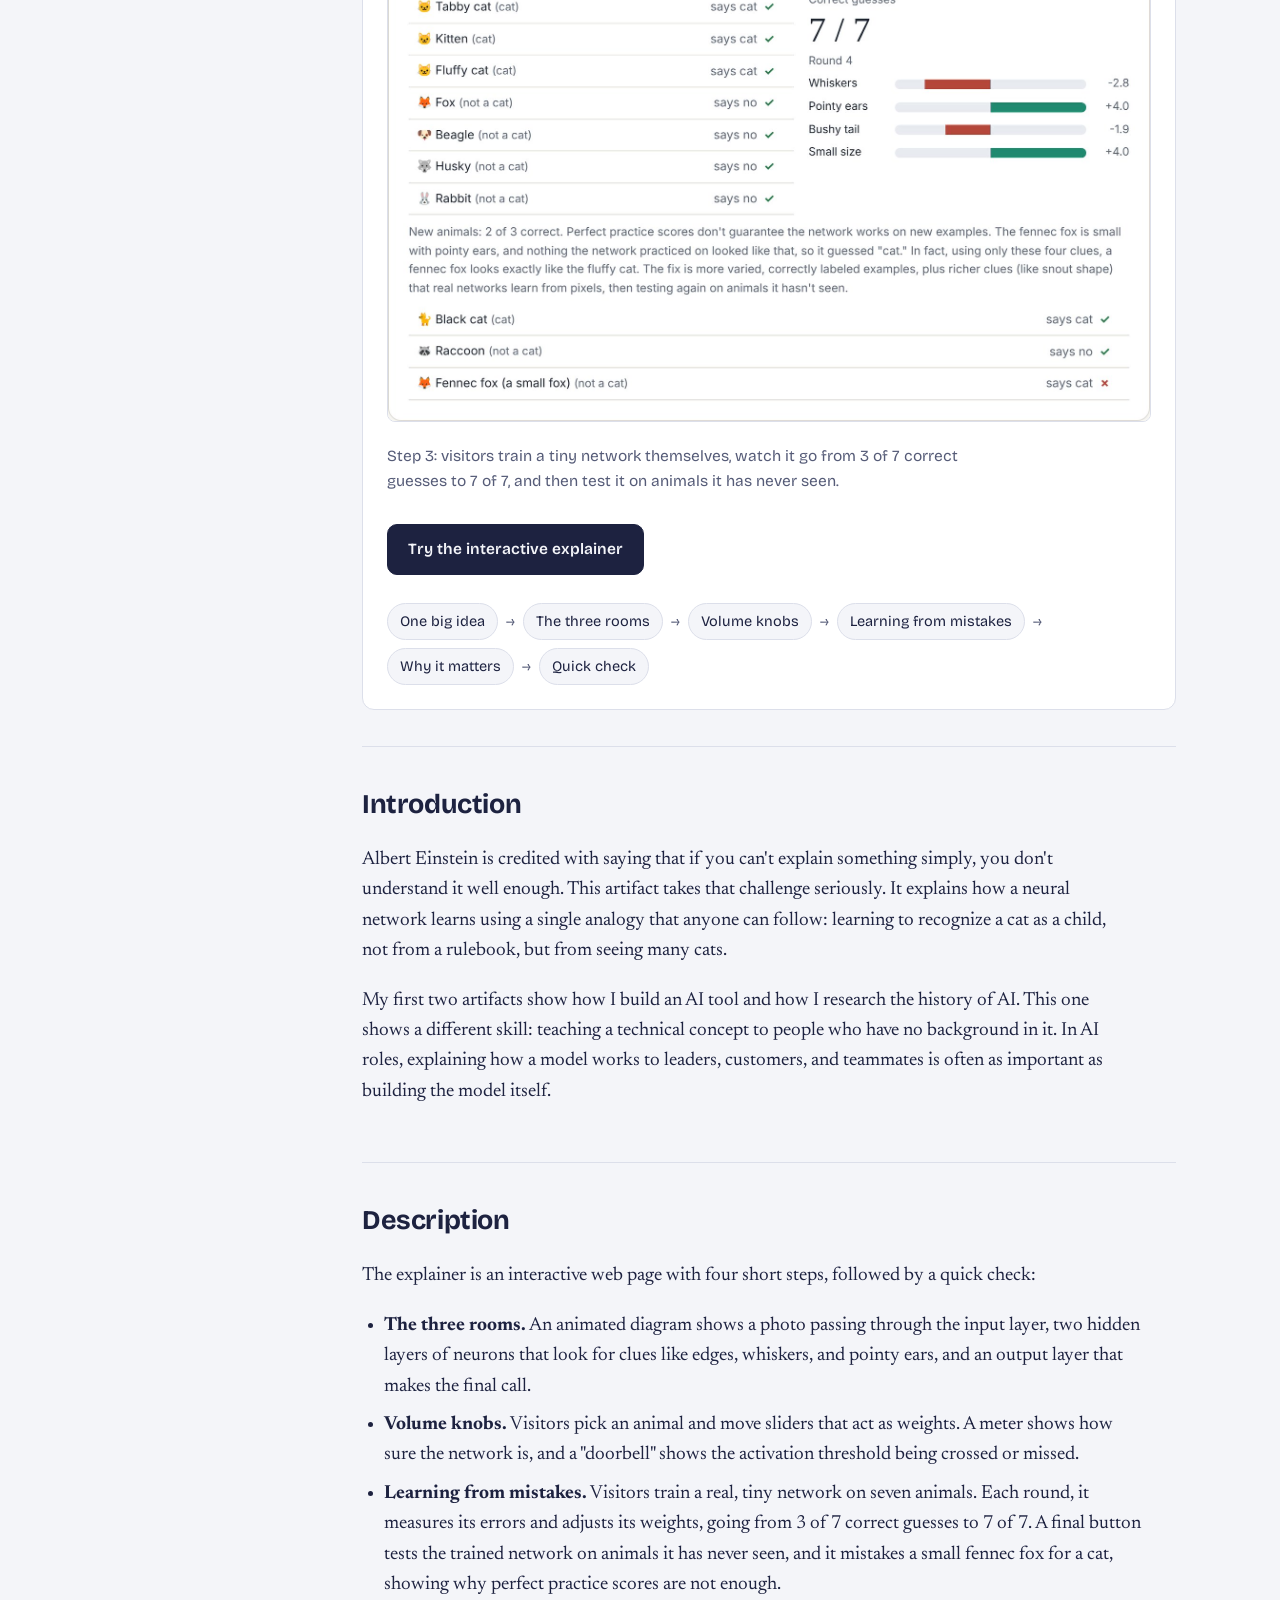
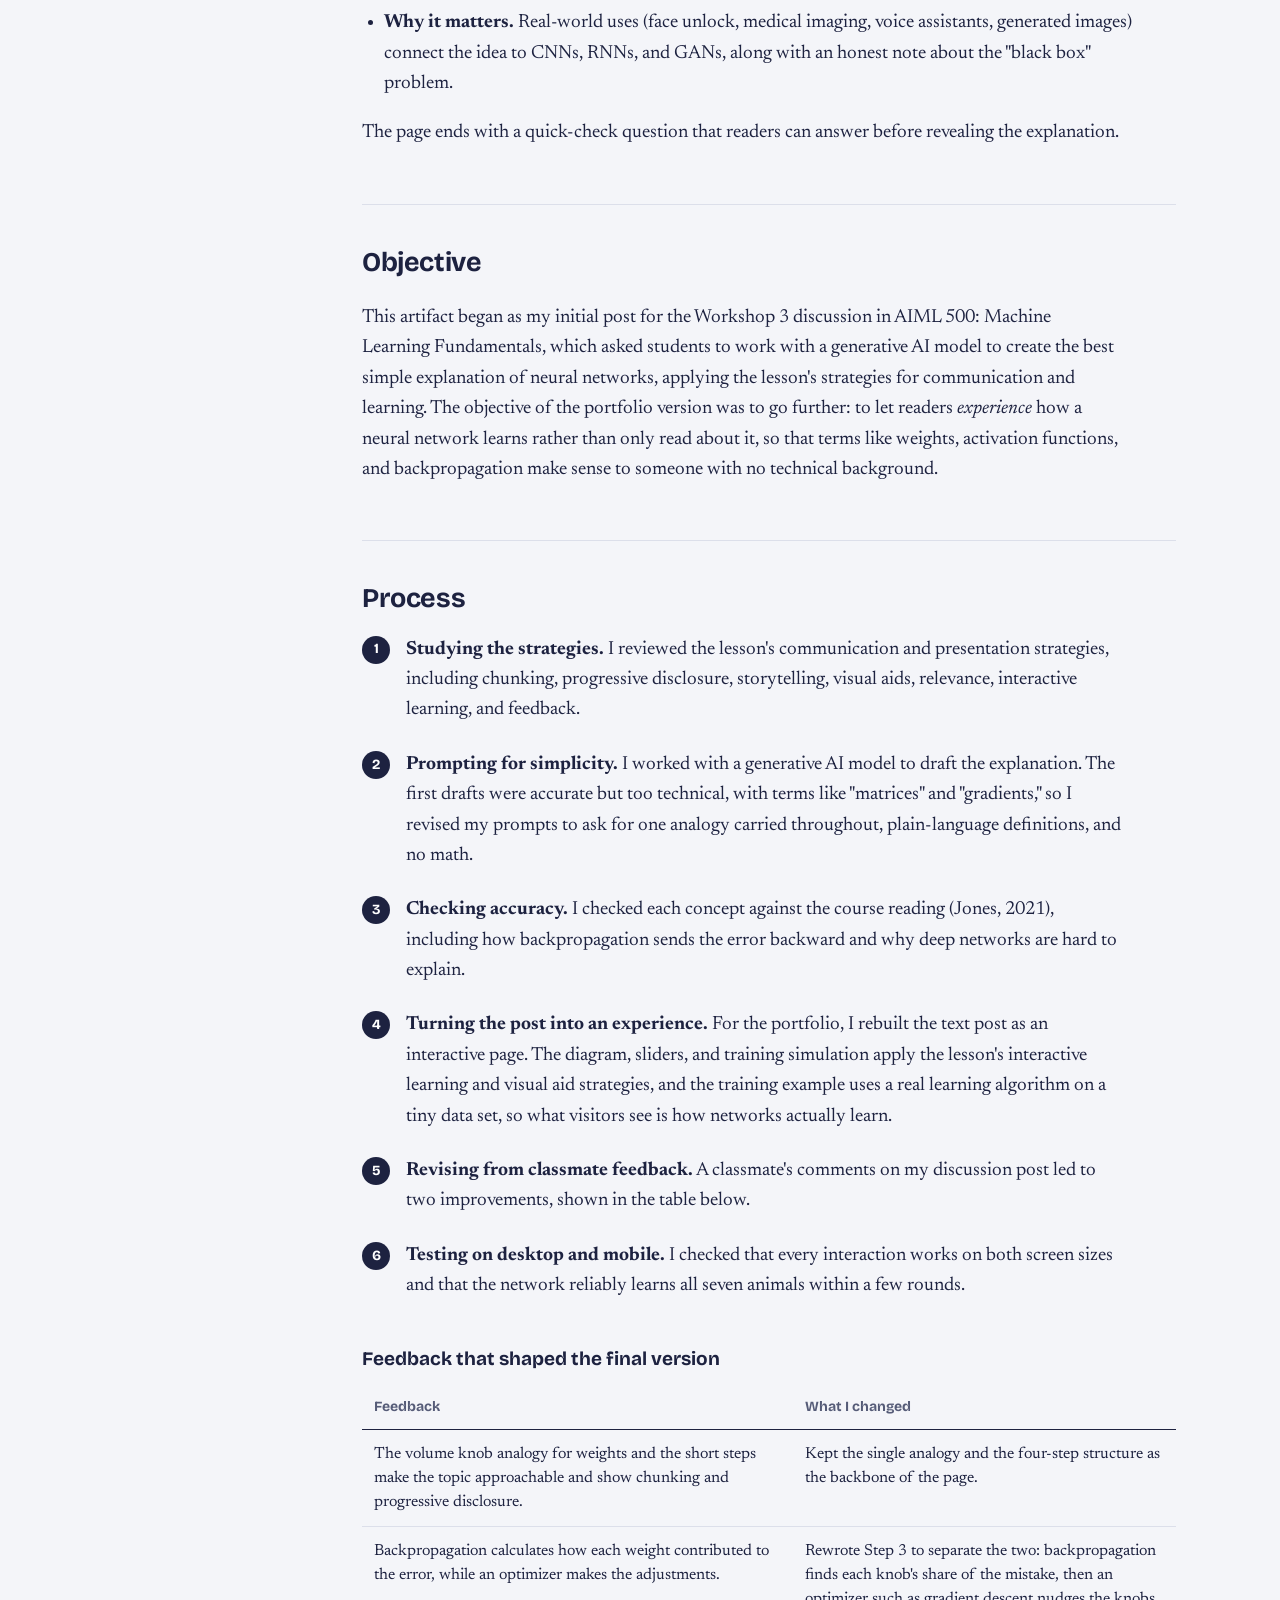
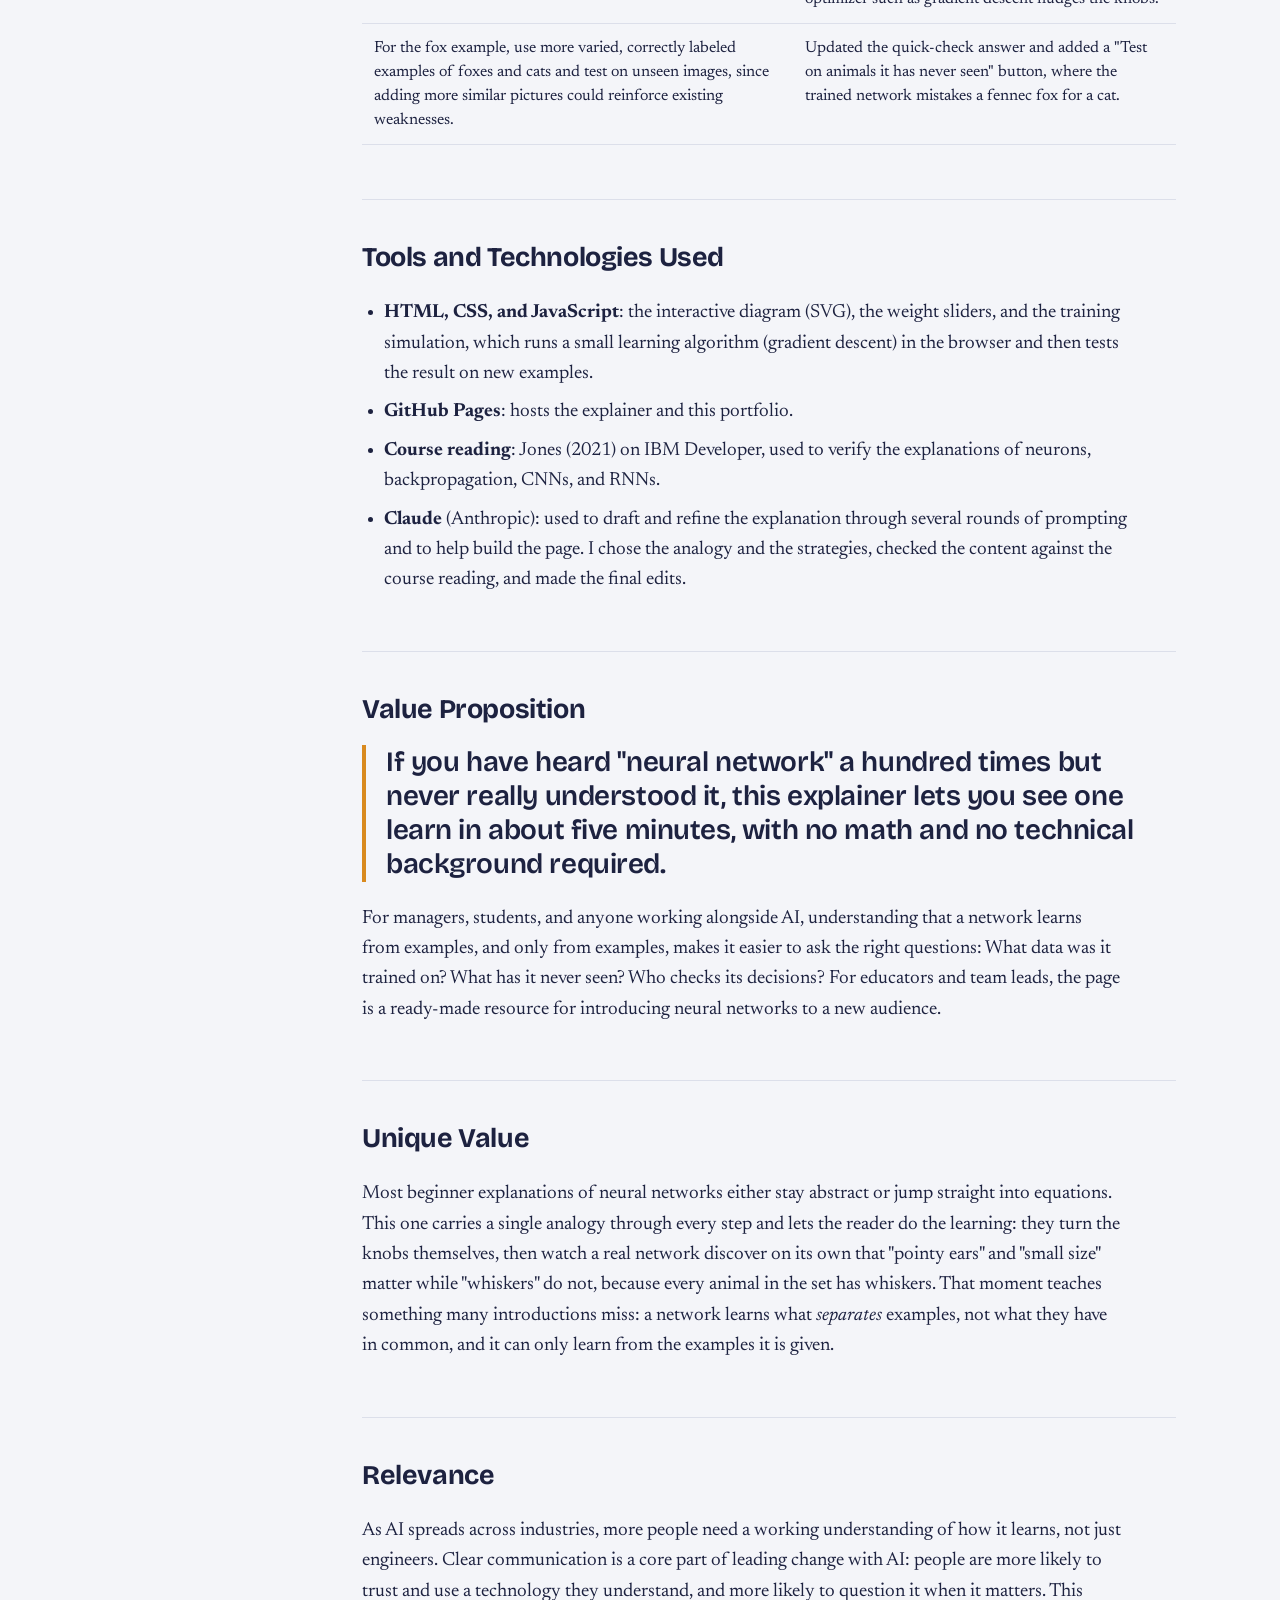
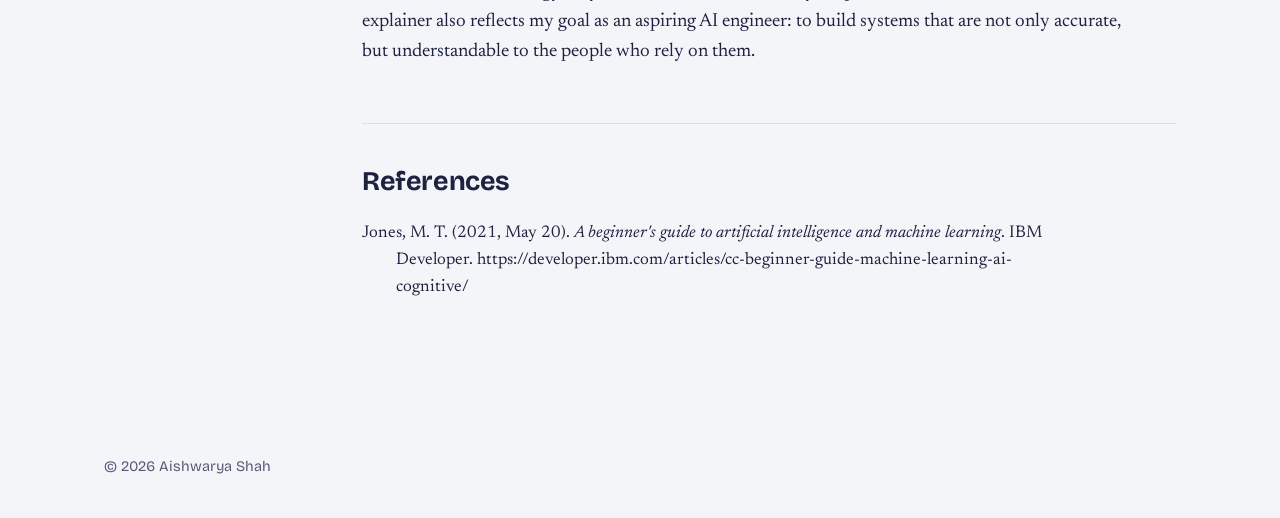
<file: artifacts/artifact-3.html>
<!doctype html>
<html lang="en">
<head>
  <meta charset="utf-8">
  <meta name="viewport" content="width=device-width, initial-scale=1">
  <title>How a Neural Network Learns | Aishwarya Shah</title>
  <meta name="description" content="An interactive, beginner-friendly explainer that teaches how neural networks learn, created for AIML 500.">
  <link rel="preconnect" href="https://fonts.googleapis.com">
  <link rel="preconnect" href="https://fonts.gstatic.com" crossorigin>
  <link href="https://fonts.googleapis.com/css2?family=Bricolage+Grotesque:opsz,wdth,wght@12..96,75..100,400..800&family=Newsreader:ital,opsz,wght@0,6..72,400..600;1,6..72,400&display=swap" rel="stylesheet">
  <link rel="stylesheet" href="../style.css">
</head>
<body>
<!-- AIML 500 Assignment 3.5: Professional Portfolio Artifact 3. Due Nov 15, 2026. -->
<header class="nav">
  <div class="wrap">
    <a class="brand" href="../index.html">Aishwarya Shah</a>
    <nav class="nav-links">
      <a href="../index.html#bio">Bio</a>
      <a href="../index.html#value">Value</a>
      <a href="../index.html#artifacts">Artifacts</a>
    </nav>
  </div>
</header>
<main class="wrap">
  <div class="artifact-head">
    <p class="eyebrow">Artifact 3</p>
    <h1>How a Neural Network Learns to Spot a Cat: An Interactive Explainer</h1>
    <p class="meta">AIML 500: Machine Learning Fundamentals &nbsp;|&nbsp; Indiana Wesleyan University &nbsp;|&nbsp; November 2026</p>
    <a class="back" href="../index.html#artifacts">&larr; All artifacts</a>
  </div>
  <div class="artifact-body">
    <nav class="toc">
      <a href="#visual">Artifact Visual</a>
      <a href="#introduction">Introduction</a>
      <a href="#description">Description</a>
      <a href="#objective">Objective</a>
      <a href="#process">Process</a>
      <a href="#tools">Tools and Technologies Used</a>
      <a href="#value-proposition">Value Proposition</a>
      <a href="#unique-value">Unique Value</a>
      <a href="#relevance">Relevance</a>
      <a href="#references">References</a>
    </nav>
    <div>
      <section id="visual">
        <h2>Artifact Visual</h2>
        <div class="deliverable">
          <img src="assets/artifact-3-network.jpg" alt="Step 1 of the explainer: a neural network diagram with input pixels, hidden neurons that detect edges, colors, pointy ears, and whiskers, and an output node that decides Cat at 90 percent">
          <p class="meta" style="margin-top:8px">Step 1: a photo travels through the input, hidden, and output "rooms" of a network. Visitors press a button to animate it.</p>
          <img src="assets/artifact-3-training.jpg" alt="Step 3 of the explainer: a tiny network that has trained for four rounds and now correctly classifies seven animals, with bars showing how each clue's weight changed">
          <p class="meta" style="margin-top:8px">Step 3: visitors train a tiny network themselves, watch it go from 3 of 7 correct guesses to 7 of 7, and then test it on animals it has never seen.</p>
          <div class="btn-row" style="margin-top:16px">
            <a class="btn primary" href="neural-networks.html">Try the interactive explainer</a>
          </div>
          <div class="flow" aria-label="Explainer structure">
            <span>One big idea</span><i>&rarr;</i>
            <span>The three rooms</span><i>&rarr;</i>
            <span>Volume knobs</span><i>&rarr;</i>
            <span>Learning from mistakes</span><i>&rarr;</i>
            <span>Why it matters</span><i>&rarr;</i>
            <span>Quick check</span>
          </div>
        </div>
      </section>

      <section id="introduction">
        <h2>Introduction</h2>
        <p>Albert Einstein is credited with saying that if you can't explain something simply, you don't understand it well enough. This artifact takes that challenge seriously. It explains how a neural network learns using a single analogy that anyone can follow: learning to recognize a cat as a child, not from a rulebook, but from seeing many cats.</p>
        <p>My first two artifacts show how I build an AI tool and how I research the history of AI. This one shows a different skill: teaching a technical concept to people who have no background in it. In AI roles, explaining how a model works to leaders, customers, and teammates is often as important as building the model itself.</p>
      </section>

      <section id="description">
        <h2>Description</h2>
        <p>The explainer is an interactive web page with four short steps, followed by a quick check:</p>
        <ul>
          <li><strong>The three rooms.</strong> An animated diagram shows a photo passing through the input layer, two hidden layers of neurons that look for clues like edges, whiskers, and pointy ears, and an output layer that makes the final call.</li>
          <li><strong>Volume knobs.</strong> Visitors pick an animal and move sliders that act as weights. A meter shows how sure the network is, and a "doorbell" shows the activation threshold being crossed or missed.</li>
          <li><strong>Learning from mistakes.</strong> Visitors train a real, tiny network on seven animals. Each round, it measures its errors and adjusts its weights, going from 3 of 7 correct guesses to 7 of 7. A final button tests the trained network on animals it has never seen, and it mistakes a small fennec fox for a cat, showing why perfect practice scores are not enough.</li>
          <li><strong>Why it matters.</strong> Real-world uses (face unlock, medical imaging, voice assistants, generated images) connect the idea to CNNs, RNNs, and GANs, along with an honest note about the "black box" problem.</li>
        </ul>
        <p>The page ends with a quick-check question that readers can answer before revealing the explanation.</p>
      </section>

      <section id="objective">
        <h2>Objective</h2>
        <p>This artifact began as my initial post for the Workshop 3 discussion in AIML 500: Machine Learning Fundamentals, which asked students to work with a generative AI model to create the best simple explanation of neural networks, applying the lesson's strategies for communication and learning. The objective of the portfolio version was to go further: to let readers <em>experience</em> how a neural network learns rather than only read about it, so that terms like weights, activation functions, and backpropagation make sense to someone with no technical background.</p>
      </section>

      <section id="process">
        <h2>Process</h2>
        <ol class="steps">
          <li><strong>Studying the strategies.</strong> I reviewed the lesson's communication and presentation strategies, including chunking, progressive disclosure, storytelling, visual aids, relevance, interactive learning, and feedback.</li>
          <li><strong>Prompting for simplicity.</strong> I worked with a generative AI model to draft the explanation. The first drafts were accurate but too technical, with terms like "matrices" and "gradients," so I revised my prompts to ask for one analogy carried throughout, plain-language definitions, and no math.</li>
          <li><strong>Checking accuracy.</strong> I checked each concept against the course reading (Jones, 2021), including how backpropagation sends the error backward and why deep networks are hard to explain.</li>
          <li><strong>Turning the post into an experience.</strong> For the portfolio, I rebuilt the text post as an interactive page. The diagram, sliders, and training simulation apply the lesson's interactive learning and visual aid strategies, and the training example uses a real learning algorithm on a tiny data set, so what visitors see is how networks actually learn.</li>
          <li><strong>Revising from classmate feedback.</strong> A classmate's comments on my discussion post led to two improvements, shown in the table below.</li>
          <li><strong>Testing on desktop and mobile.</strong> I checked that every interaction works on both screen sizes and that the network reliably learns all seven animals within a few rounds.</li>
        </ol>
        <h3>Feedback that shaped the final version</h3>
        <div class="table-wrap">
          <table>
            <thead><tr><th>Feedback</th><th>What I changed</th></tr></thead>
            <tbody>
              <tr><td>The volume knob analogy for weights and the short steps make the topic approachable and show chunking and progressive disclosure.</td><td>Kept the single analogy and the four-step structure as the backbone of the page.</td></tr>
              <tr><td>Backpropagation calculates how each weight contributed to the error, while an optimizer makes the adjustments.</td><td>Rewrote Step 3 to separate the two: backpropagation finds each knob's share of the mistake, then an optimizer such as gradient descent nudges the knobs.</td></tr>
              <tr><td>For the fox example, use more varied, correctly labeled examples of foxes and cats and test on unseen images, since adding more similar pictures could reinforce existing weaknesses.</td><td>Updated the quick-check answer and added a "Test on animals it has never seen" button, where the trained network mistakes a fennec fox for a cat.</td></tr>
            </tbody>
          </table>
        </div>
      </section>

      <section id="tools">
        <h2>Tools and Technologies Used</h2>
        <ul>
          <li><strong>HTML, CSS, and JavaScript</strong>: the interactive diagram (SVG), the weight sliders, and the training simulation, which runs a small learning algorithm (gradient descent) in the browser and then tests the result on new examples.</li>
          <li><strong>GitHub Pages</strong>: hosts the explainer and this portfolio.</li>
          <li><strong>Course reading</strong>: Jones (2021) on IBM Developer, used to verify the explanations of neurons, backpropagation, CNNs, and RNNs.</li>
          <li><strong>Claude</strong> (Anthropic): used to draft and refine the explanation through several rounds of prompting and to help build the page. I chose the analogy and the strategies, checked the content against the course reading, and made the final edits.</li>
        </ul>
      </section>

      <section id="value-proposition">
        <h2>Value Proposition</h2>
        <p class="vp-statement">If you have heard "neural network" a hundred times but never really understood it, this explainer lets you see one learn in about five minutes, with no math and no technical background required.</p>
        <p>For managers, students, and anyone working alongside AI, understanding that a network learns from examples, and only from examples, makes it easier to ask the right questions: What data was it trained on? What has it never seen? Who checks its decisions? For educators and team leads, the page is a ready-made resource for introducing neural networks to a new audience.</p>
      </section>

      <section id="unique-value">
        <h2>Unique Value</h2>
        <p>Most beginner explanations of neural networks either stay abstract or jump straight into equations. This one carries a single analogy through every step and lets the reader do the learning: they turn the knobs themselves, then watch a real network discover on its own that "pointy ears" and "small size" matter while "whiskers" do not, because every animal in the set has whiskers. That moment teaches something many introductions miss: a network learns what <em>separates</em> examples, not what they have in common, and it can only learn from the examples it is given.</p>
      </section>

      <section id="relevance">
        <h2>Relevance</h2>
        <p>As AI spreads across industries, more people need a working understanding of how it learns, not just engineers. Clear communication is a core part of leading change with AI: people are more likely to trust and use a technology they understand, and more likely to question it when it matters. This explainer also reflects my goal as an aspiring AI engineer: to build systems that are not only accurate, but understandable to the people who rely on them.</p>
      </section>

      <section id="references">
        <h2>References</h2>
        <p>Jones, M. T. (2021, May 20). <em>A beginner's guide to artificial intelligence and machine learning</em>. IBM Developer. https://developer.ibm.com/articles/cc-beginner-guide-machine-learning-ai-cognitive/</p>
      </section>
    </div>
  </div>
</main>
<footer><div class="wrap">&copy; 2026 Aishwarya Shah</div></footer>
</body>
</html>
</file>
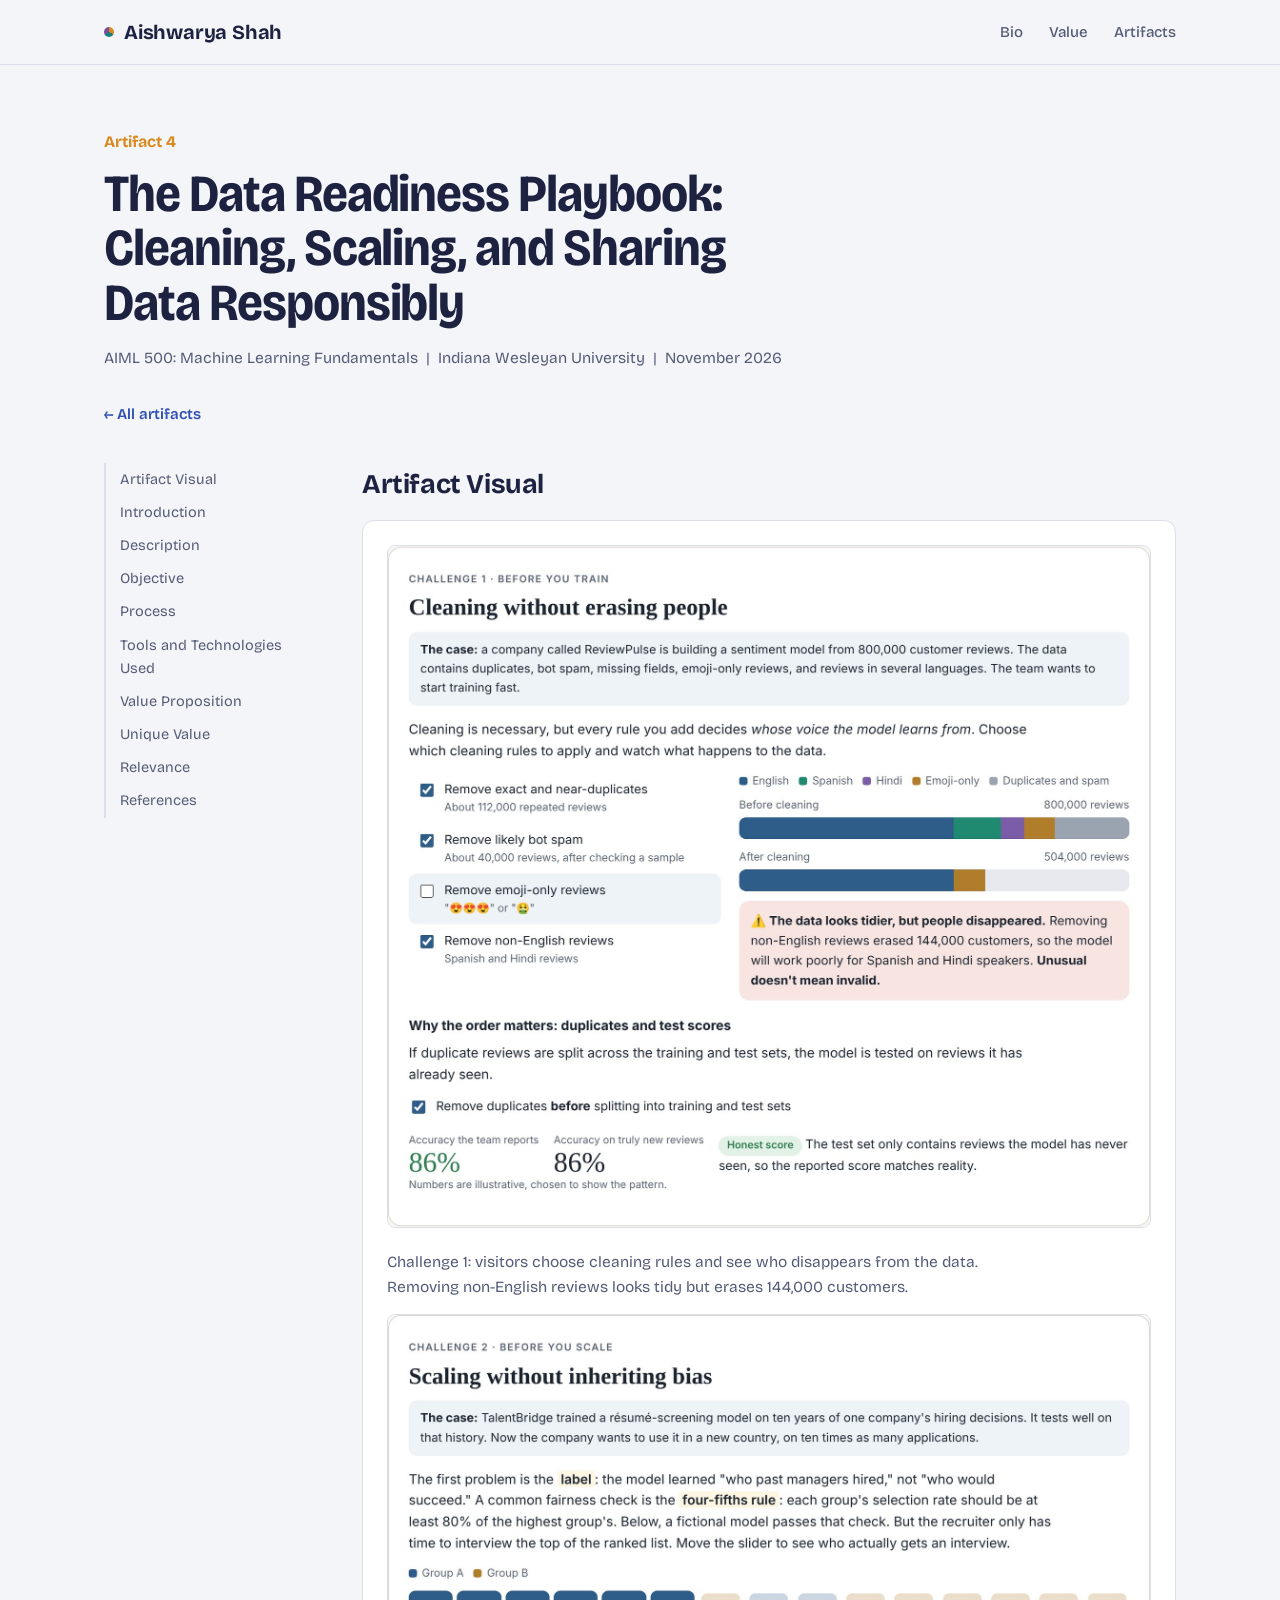
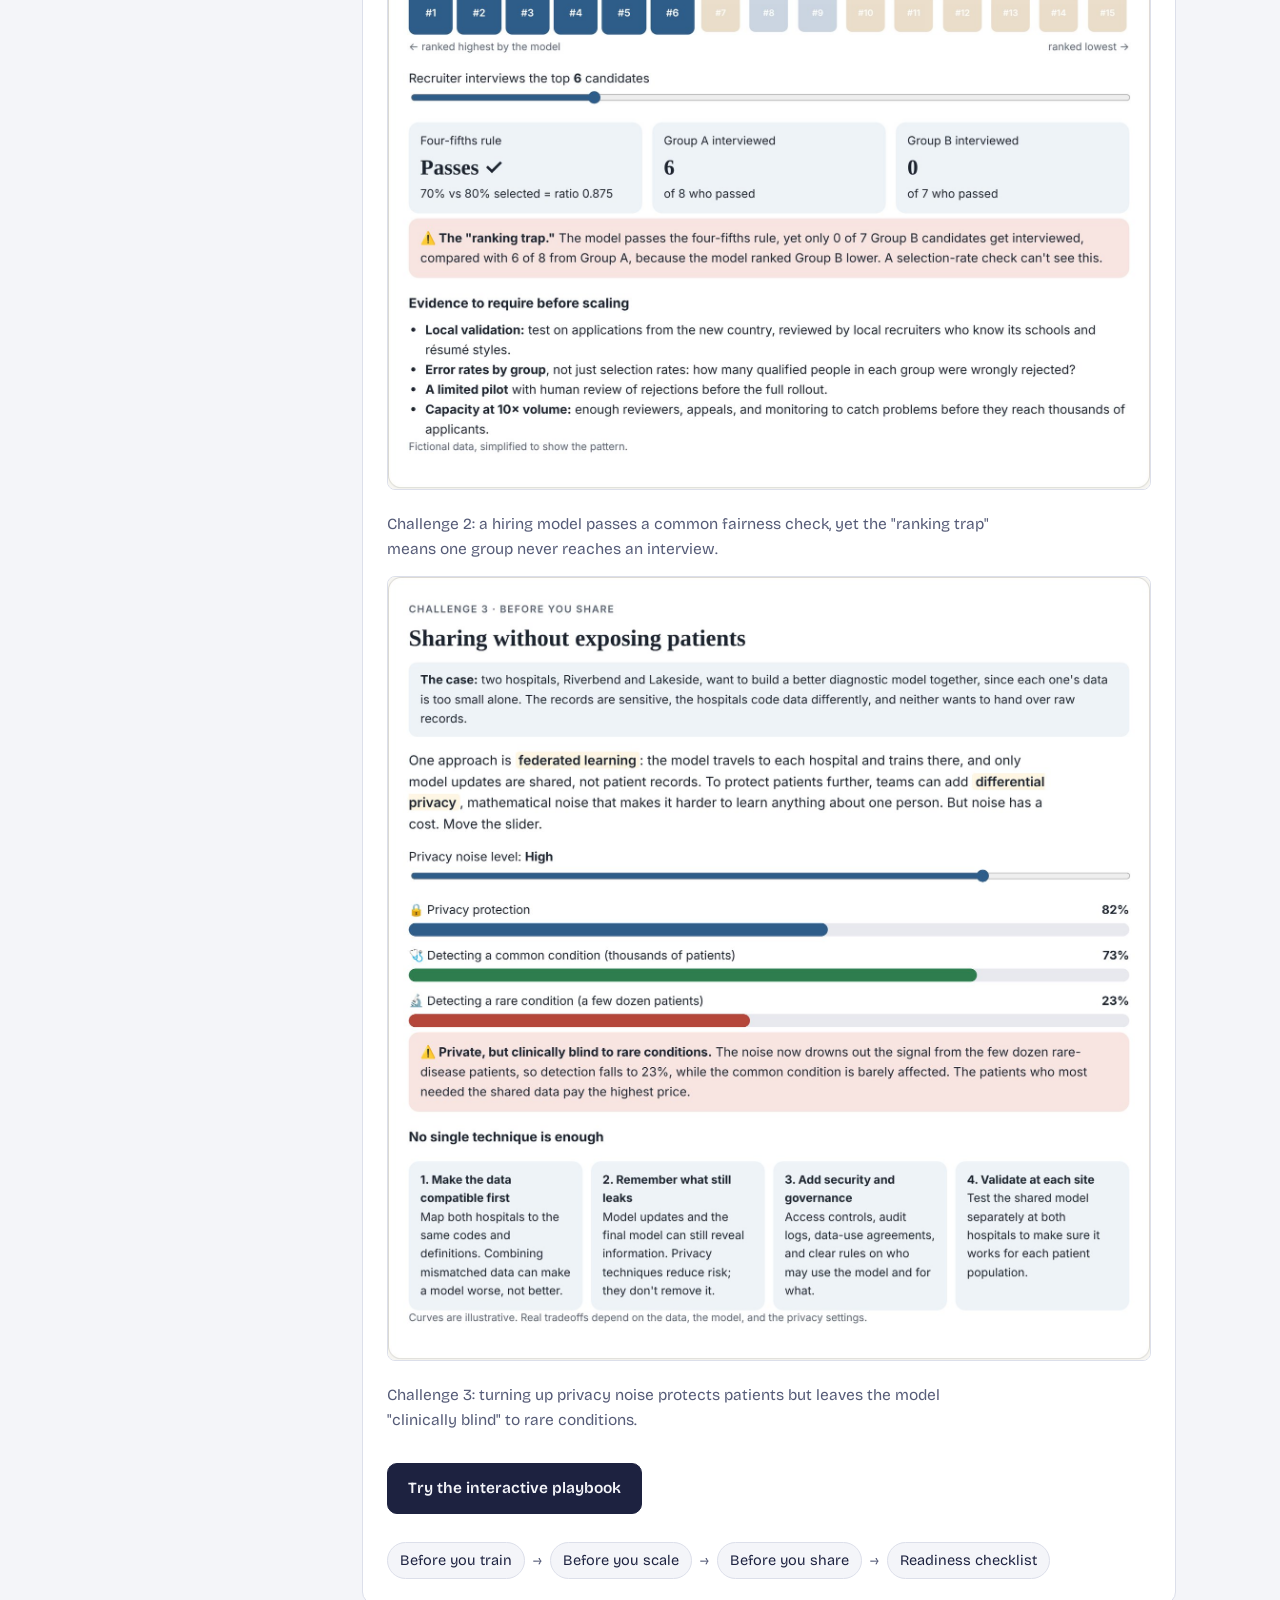
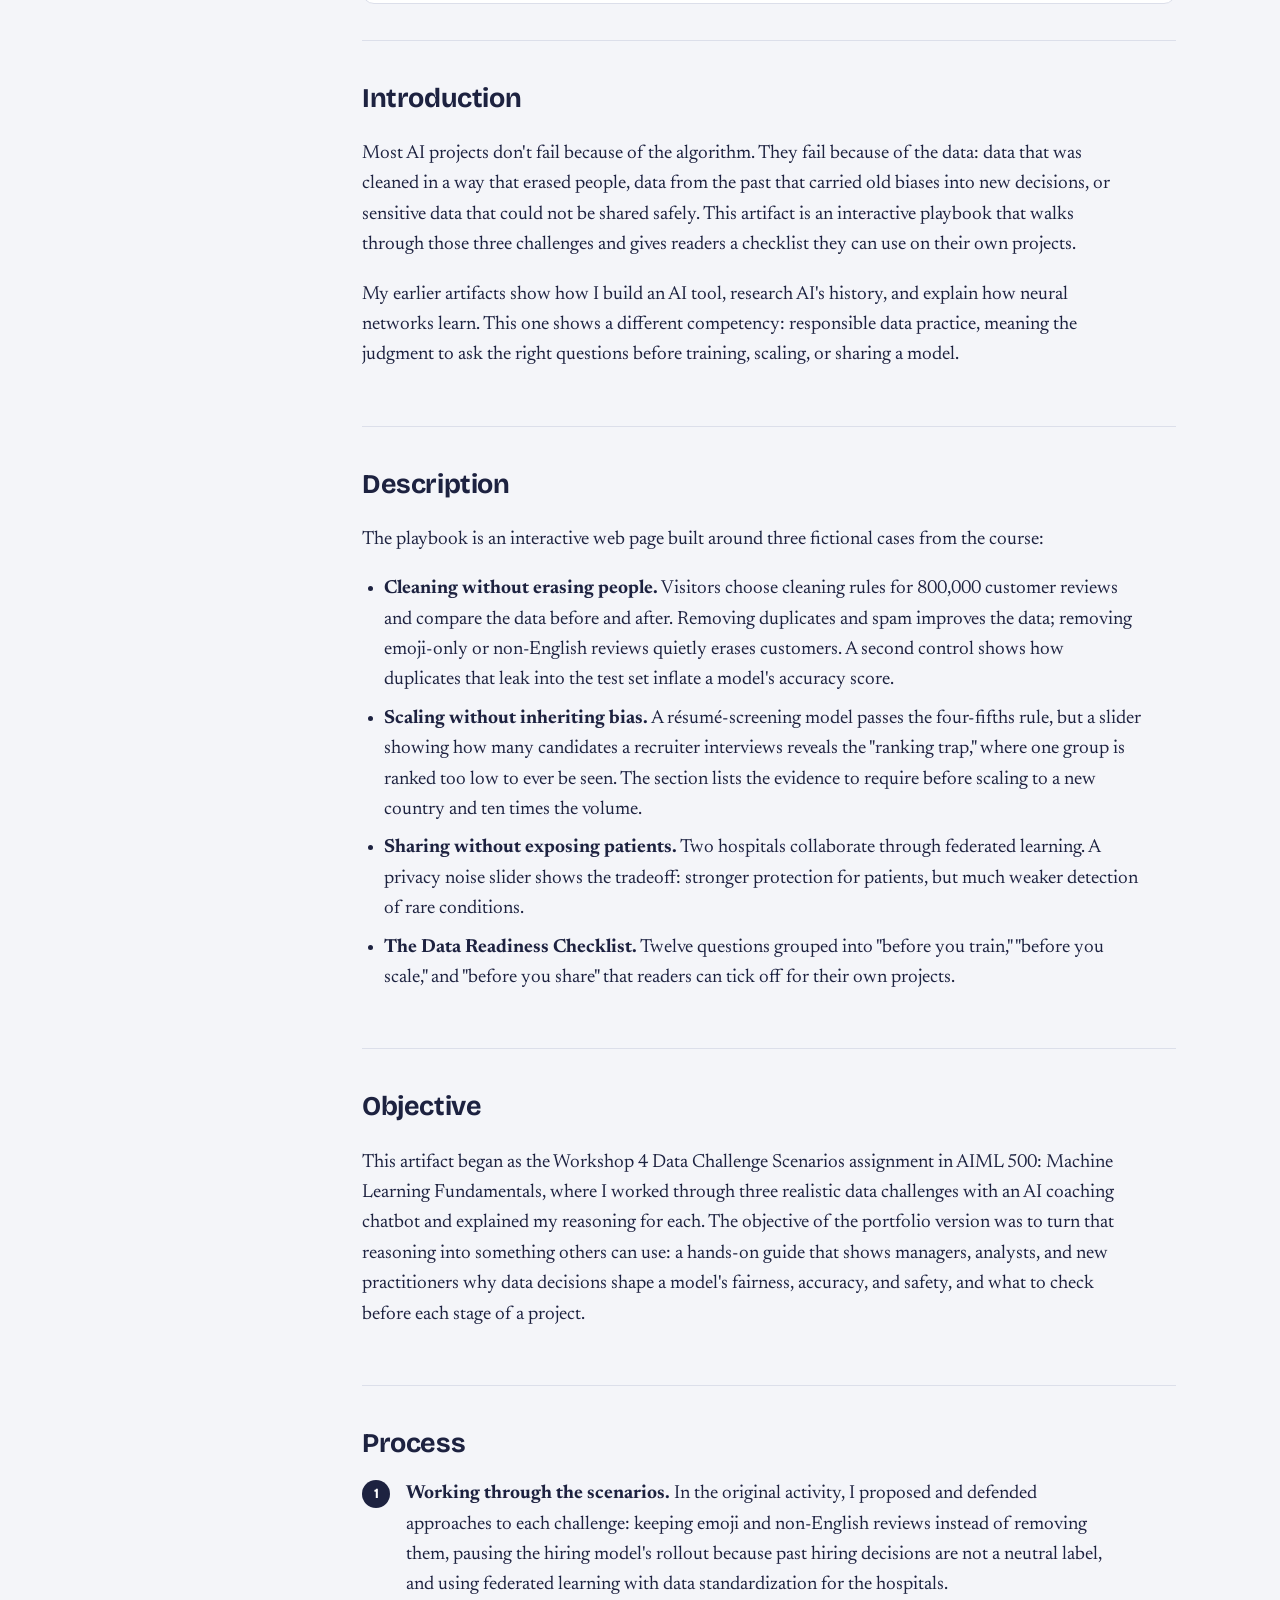
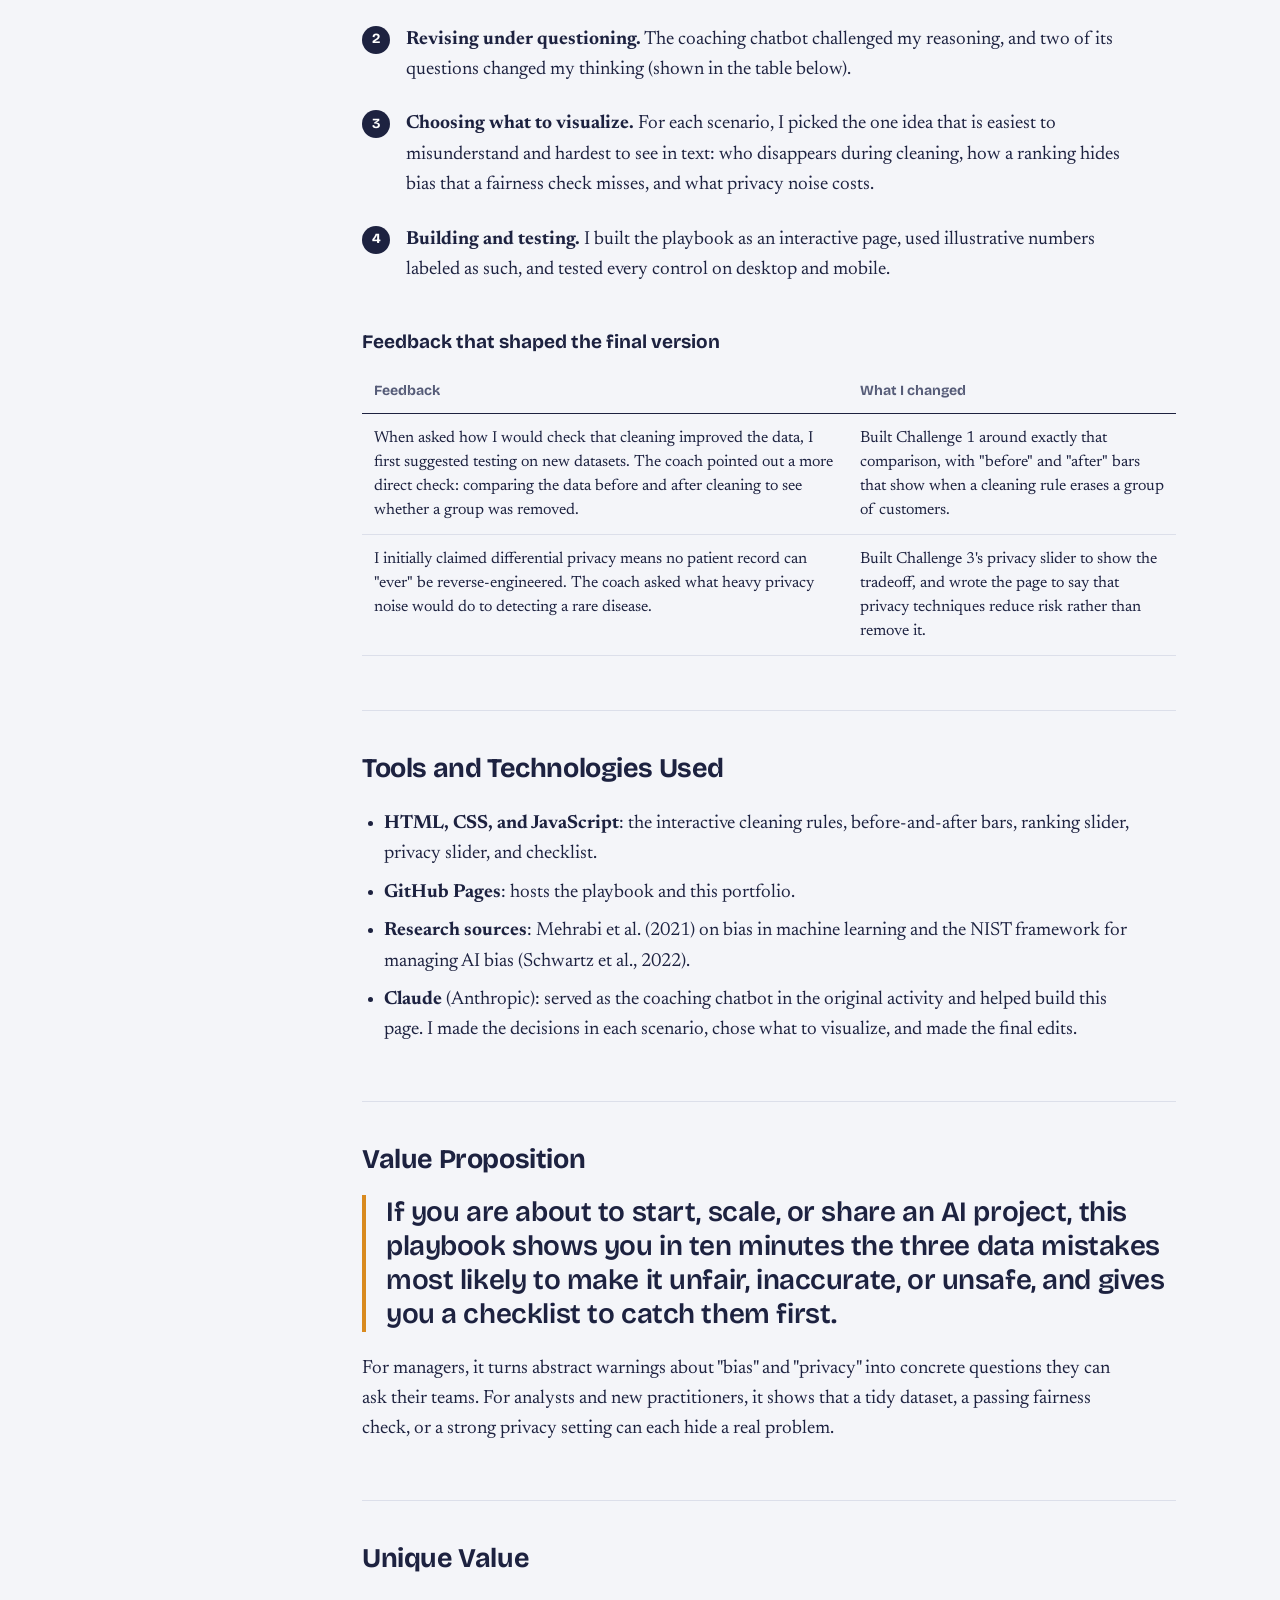
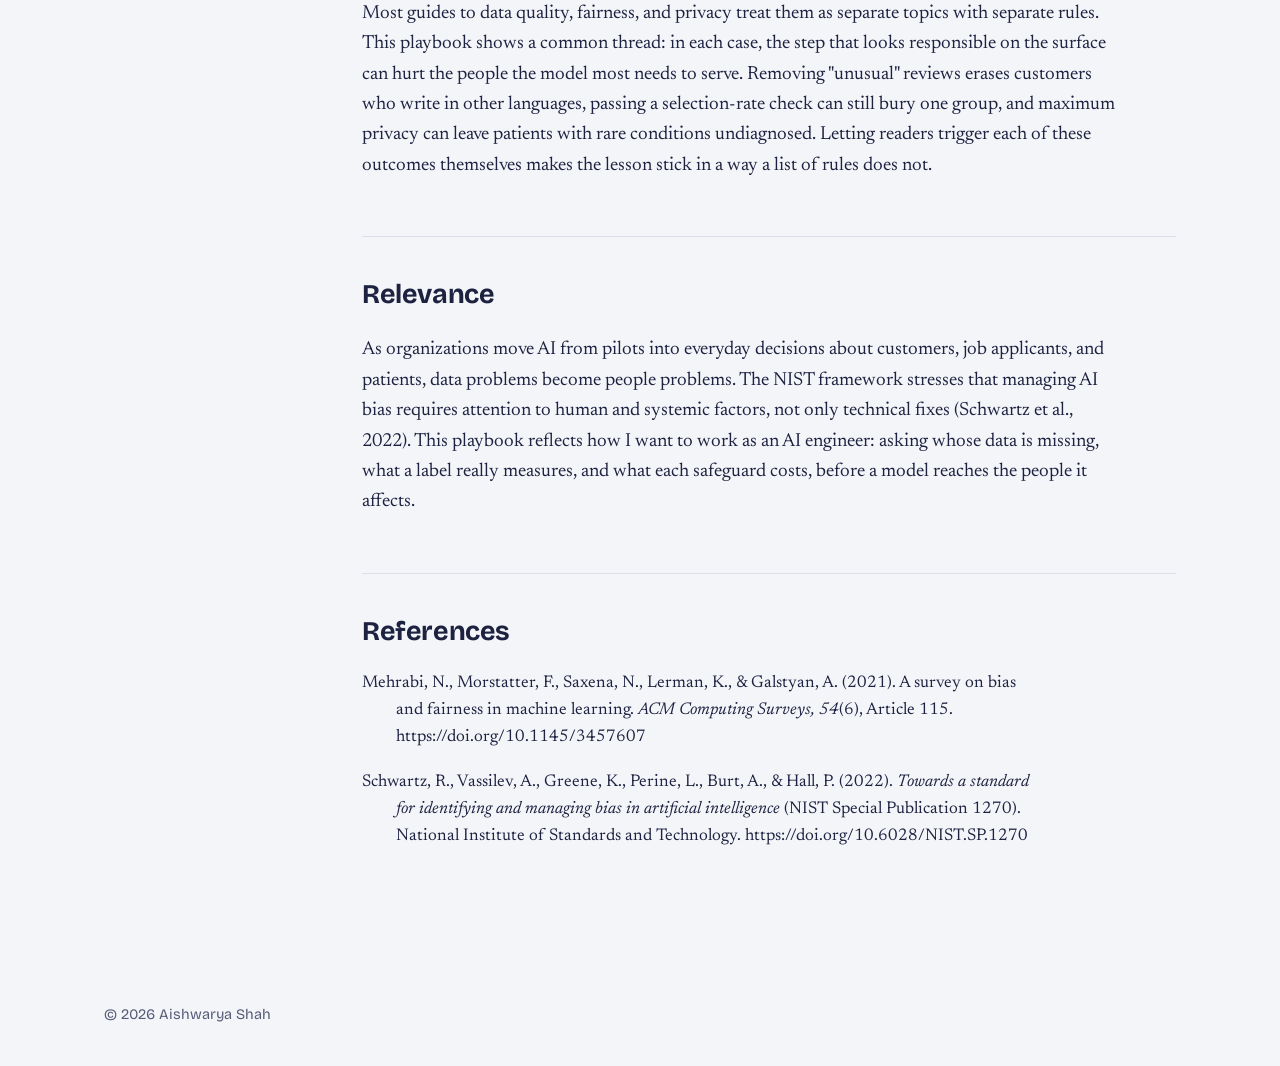
<file: artifacts/artifact-4.html>
<!doctype html>
<html lang="en">
<head>
  <meta charset="utf-8">
  <meta name="viewport" content="width=device-width, initial-scale=1">
  <title>The Data Readiness Playbook | Aishwarya Shah</title>
  <meta name="description" content="An interactive playbook for cleaning, scaling, and sharing data responsibly in AI projects, created for AIML 500.">
  <link rel="preconnect" href="https://fonts.googleapis.com">
  <link rel="preconnect" href="https://fonts.gstatic.com" crossorigin>
  <link href="https://fonts.googleapis.com/css2?family=Bricolage+Grotesque:opsz,wdth,wght@12..96,75..100,400..800&family=Newsreader:ital,opsz,wght@0,6..72,400..600;1,6..72,400&display=swap" rel="stylesheet">
  <link rel="stylesheet" href="../style.css">
</head>
<body>
<!-- AIML 500 Assignment 4.5: Professional Portfolio Artifact 4. Due Nov 22, 2026. -->
<header class="nav">
  <div class="wrap">
    <a class="brand" href="../index.html">Aishwarya Shah</a>
    <nav class="nav-links">
      <a href="../index.html#bio">Bio</a>
      <a href="../index.html#value">Value</a>
      <a href="../index.html#artifacts">Artifacts</a>
    </nav>
  </div>
</header>
<main class="wrap">
  <div class="artifact-head">
    <p class="eyebrow">Artifact 4</p>
    <h1>The Data Readiness Playbook: Cleaning, Scaling, and Sharing Data Responsibly</h1>
    <p class="meta">AIML 500: Machine Learning Fundamentals &nbsp;|&nbsp; Indiana Wesleyan University &nbsp;|&nbsp; November 2026</p>
    <a class="back" href="../index.html#artifacts">&larr; All artifacts</a>
  </div>
  <div class="artifact-body">
    <nav class="toc">
      <a href="#visual">Artifact Visual</a>
      <a href="#introduction">Introduction</a>
      <a href="#description">Description</a>
      <a href="#objective">Objective</a>
      <a href="#process">Process</a>
      <a href="#tools">Tools and Technologies Used</a>
      <a href="#value-proposition">Value Proposition</a>
      <a href="#unique-value">Unique Value</a>
      <a href="#relevance">Relevance</a>
      <a href="#references">References</a>
    </nav>
    <div>
      <section id="visual">
        <h2>Artifact Visual</h2>
        <div class="deliverable">
          <img src="assets/artifact-4-cleaning.jpg" alt="Challenge 1 of the playbook: cleaning rules for 800,000 reviews, with before and after bars showing that removing non-English reviews erased 144,000 customers">
          <p class="meta" style="margin-top:8px">Challenge 1: visitors choose cleaning rules and see who disappears from the data. Removing non-English reviews looks tidy but erases 144,000 customers.</p>
          <img src="assets/artifact-4-ranking.jpg" alt="Challenge 2 of the playbook: a résumé-screening model that passes the four-fifths rule but ranks one group lower, so none of them reach an interview">
          <p class="meta" style="margin-top:8px">Challenge 2: a hiring model passes a common fairness check, yet the "ranking trap" means one group never reaches an interview.</p>
          <img src="assets/artifact-4-privacy.jpg" alt="Challenge 3 of the playbook: a privacy noise slider set high, where privacy protection is strong but rare-condition detection drops sharply">
          <p class="meta" style="margin-top:8px">Challenge 3: turning up privacy noise protects patients but leaves the model "clinically blind" to rare conditions.</p>
          <div class="btn-row" style="margin-top:16px">
            <a class="btn primary" href="data-readiness.html">Try the interactive playbook</a>
          </div>
          <div class="flow" aria-label="Playbook structure">
            <span>Before you train</span><i>&rarr;</i>
            <span>Before you scale</span><i>&rarr;</i>
            <span>Before you share</span><i>&rarr;</i>
            <span>Readiness checklist</span>
          </div>
        </div>
      </section>

      <section id="introduction">
        <h2>Introduction</h2>
        <p>Most AI projects don't fail because of the algorithm. They fail because of the data: data that was cleaned in a way that erased people, data from the past that carried old biases into new decisions, or sensitive data that could not be shared safely. This artifact is an interactive playbook that walks through those three challenges and gives readers a checklist they can use on their own projects.</p>
        <p>My earlier artifacts show how I build an AI tool, research AI's history, and explain how neural networks learn. This one shows a different competency: responsible data practice, meaning the judgment to ask the right questions before training, scaling, or sharing a model.</p>
      </section>

      <section id="description">
        <h2>Description</h2>
        <p>The playbook is an interactive web page built around three fictional cases from the course:</p>
        <ul>
          <li><strong>Cleaning without erasing people.</strong> Visitors choose cleaning rules for 800,000 customer reviews and compare the data before and after. Removing duplicates and spam improves the data; removing emoji-only or non-English reviews quietly erases customers. A second control shows how duplicates that leak into the test set inflate a model's accuracy score.</li>
          <li><strong>Scaling without inheriting bias.</strong> A résumé-screening model passes the four-fifths rule, but a slider showing how many candidates a recruiter interviews reveals the "ranking trap," where one group is ranked too low to ever be seen. The section lists the evidence to require before scaling to a new country and ten times the volume.</li>
          <li><strong>Sharing without exposing patients.</strong> Two hospitals collaborate through federated learning. A privacy noise slider shows the tradeoff: stronger protection for patients, but much weaker detection of rare conditions.</li>
          <li><strong>The Data Readiness Checklist.</strong> Twelve questions grouped into "before you train," "before you scale," and "before you share" that readers can tick off for their own projects.</li>
        </ul>
      </section>

      <section id="objective">
        <h2>Objective</h2>
        <p>This artifact began as the Workshop 4 Data Challenge Scenarios assignment in AIML 500: Machine Learning Fundamentals, where I worked through three realistic data challenges with an AI coaching chatbot and explained my reasoning for each. The objective of the portfolio version was to turn that reasoning into something others can use: a hands-on guide that shows managers, analysts, and new practitioners why data decisions shape a model's fairness, accuracy, and safety, and what to check before each stage of a project.</p>
      </section>

      <section id="process">
        <h2>Process</h2>
        <ol class="steps">
          <li><strong>Working through the scenarios.</strong> In the original activity, I proposed and defended approaches to each challenge: keeping emoji and non-English reviews instead of removing them, pausing the hiring model's rollout because past hiring decisions are not a neutral label, and using federated learning with data standardization for the hospitals.</li>
          <li><strong>Revising under questioning.</strong> The coaching chatbot challenged my reasoning, and two of its questions changed my thinking (shown in the table below).</li>
          <li><strong>Choosing what to visualize.</strong> For each scenario, I picked the one idea that is easiest to misunderstand and hardest to see in text: who disappears during cleaning, how a ranking hides bias that a fairness check misses, and what privacy noise costs.</li>
          <li><strong>Building and testing.</strong> I built the playbook as an interactive page, used illustrative numbers labeled as such, and tested every control on desktop and mobile.</li>
        </ol>
        <h3>Feedback that shaped the final version</h3>
        <div class="table-wrap">
          <table>
            <thead><tr><th>Feedback</th><th>What I changed</th></tr></thead>
            <tbody>
              <tr><td>When asked how I would check that cleaning improved the data, I first suggested testing on new datasets. The coach pointed out a more direct check: comparing the data before and after cleaning to see whether a group was removed.</td><td>Built Challenge 1 around exactly that comparison, with "before" and "after" bars that show when a cleaning rule erases a group of customers.</td></tr>
              <tr><td>I initially claimed differential privacy means no patient record can "ever" be reverse-engineered. The coach asked what heavy privacy noise would do to detecting a rare disease.</td><td>Built Challenge 3's privacy slider to show the tradeoff, and wrote the page to say that privacy techniques reduce risk rather than remove it.</td></tr>
            </tbody>
          </table>
        </div>
      </section>

      <section id="tools">
        <h2>Tools and Technologies Used</h2>
        <ul>
          <li><strong>HTML, CSS, and JavaScript</strong>: the interactive cleaning rules, before-and-after bars, ranking slider, privacy slider, and checklist.</li>
          <li><strong>GitHub Pages</strong>: hosts the playbook and this portfolio.</li>
          <li><strong>Research sources</strong>: Mehrabi et al. (2021) on bias in machine learning and the NIST framework for managing AI bias (Schwartz et al., 2022).</li>
          <li><strong>Claude</strong> (Anthropic): served as the coaching chatbot in the original activity and helped build this page. I made the decisions in each scenario, chose what to visualize, and made the final edits.</li>
        </ul>
      </section>

      <section id="value-proposition">
        <h2>Value Proposition</h2>
        <p class="vp-statement">If you are about to start, scale, or share an AI project, this playbook shows you in ten minutes the three data mistakes most likely to make it unfair, inaccurate, or unsafe, and gives you a checklist to catch them first.</p>
        <p>For managers, it turns abstract warnings about "bias" and "privacy" into concrete questions they can ask their teams. For analysts and new practitioners, it shows that a tidy dataset, a passing fairness check, or a strong privacy setting can each hide a real problem.</p>
      </section>

      <section id="unique-value">
        <h2>Unique Value</h2>
        <p>Most guides to data quality, fairness, and privacy treat them as separate topics with separate rules. This playbook shows a common thread: in each case, the step that looks responsible on the surface can hurt the people the model most needs to serve. Removing "unusual" reviews erases customers who write in other languages, passing a selection-rate check can still bury one group, and maximum privacy can leave patients with rare conditions undiagnosed. Letting readers trigger each of these outcomes themselves makes the lesson stick in a way a list of rules does not.</p>
      </section>

      <section id="relevance">
        <h2>Relevance</h2>
        <p>As organizations move AI from pilots into everyday decisions about customers, job applicants, and patients, data problems become people problems. The NIST framework stresses that managing AI bias requires attention to human and systemic factors, not only technical fixes (Schwartz et al., 2022). This playbook reflects how I want to work as an AI engineer: asking whose data is missing, what a label really measures, and what each safeguard costs, before a model reaches the people it affects.</p>
      </section>

      <section id="references">
        <h2>References</h2>
        <p>Mehrabi, N., Morstatter, F., Saxena, N., Lerman, K., &amp; Galstyan, A. (2021). A survey on bias and fairness in machine learning. <em>ACM Computing Surveys, 54</em>(6), Article 115. https://doi.org/10.1145/3457607</p>
        <p>Schwartz, R., Vassilev, A., Greene, K., Perine, L., Burt, A., &amp; Hall, P. (2022). <em>Towards a standard for identifying and managing bias in artificial intelligence</em> (NIST Special Publication 1270). National Institute of Standards and Technology. https://doi.org/10.6028/NIST.SP.1270</p>
      </section>
    </div>
  </div>
</main>
<footer><div class="wrap">&copy; 2026 Aishwarya Shah</div></footer>
</body>
</html>
</file>
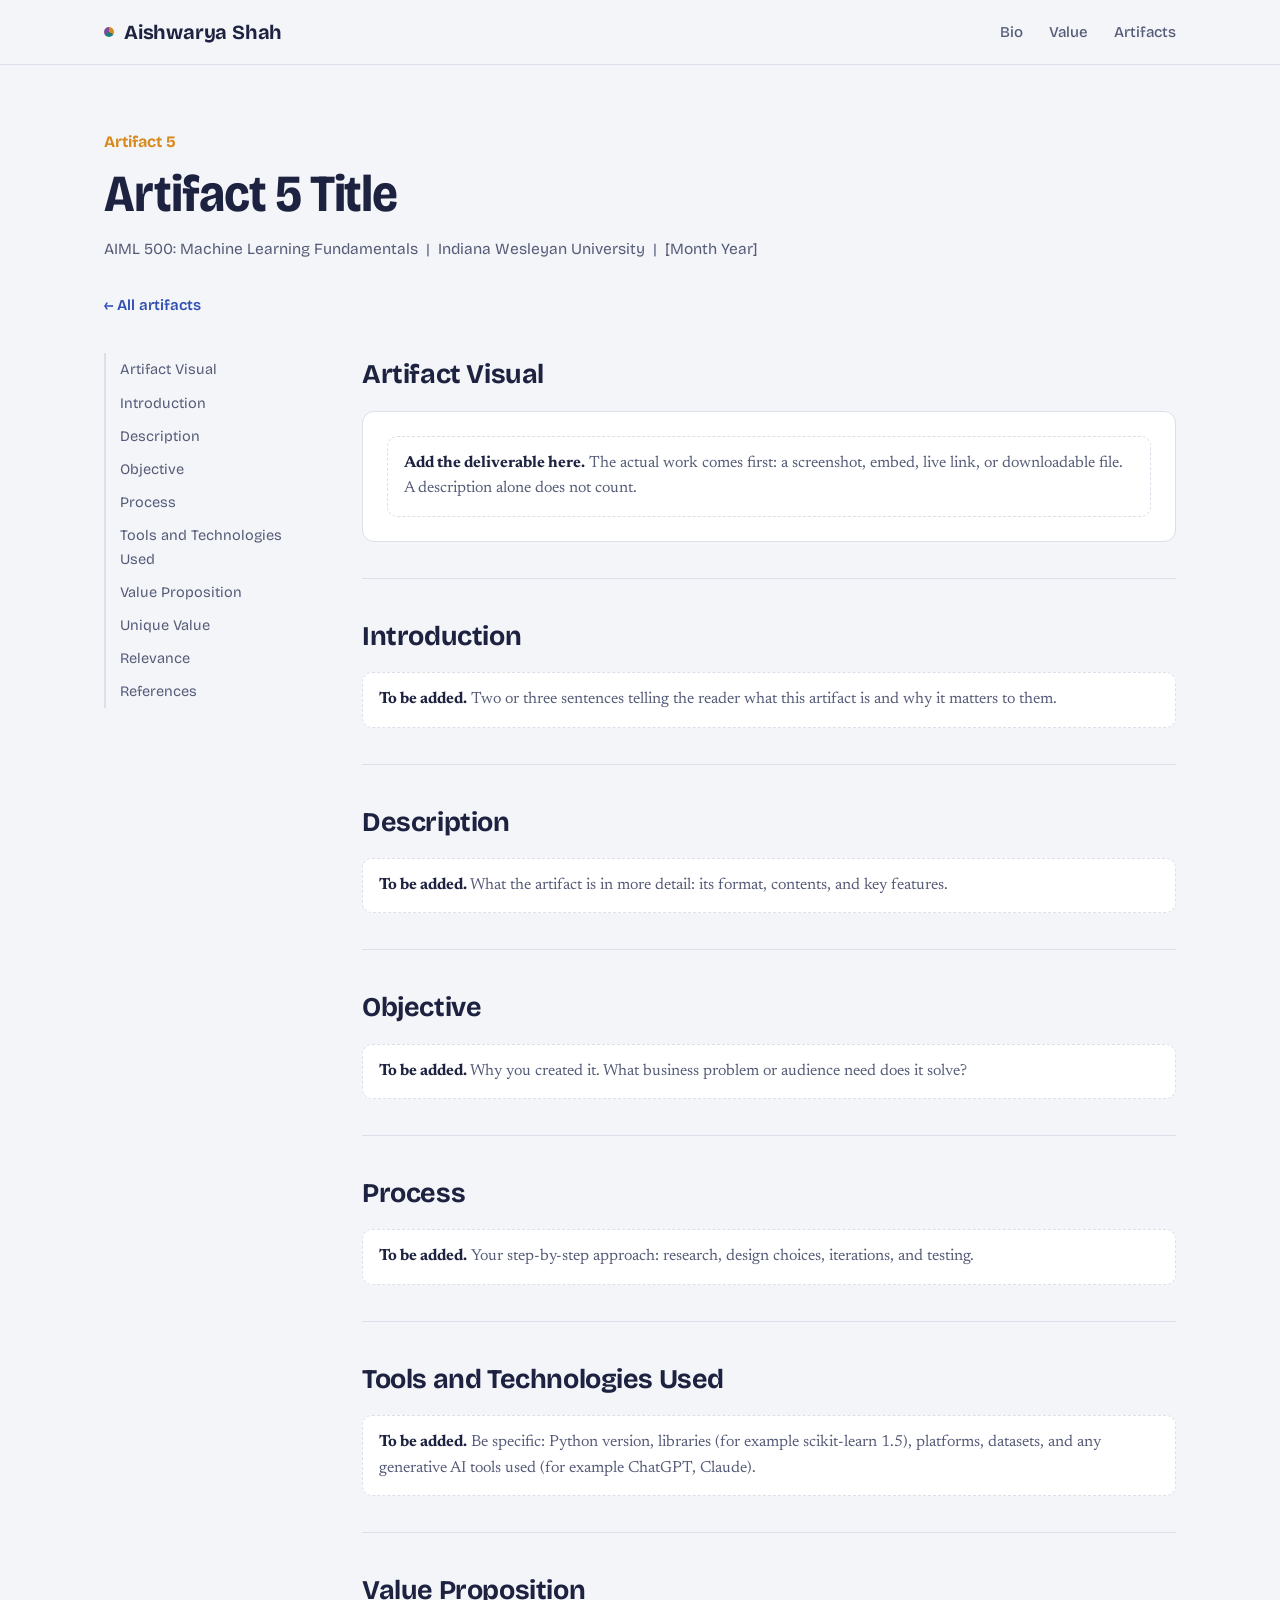
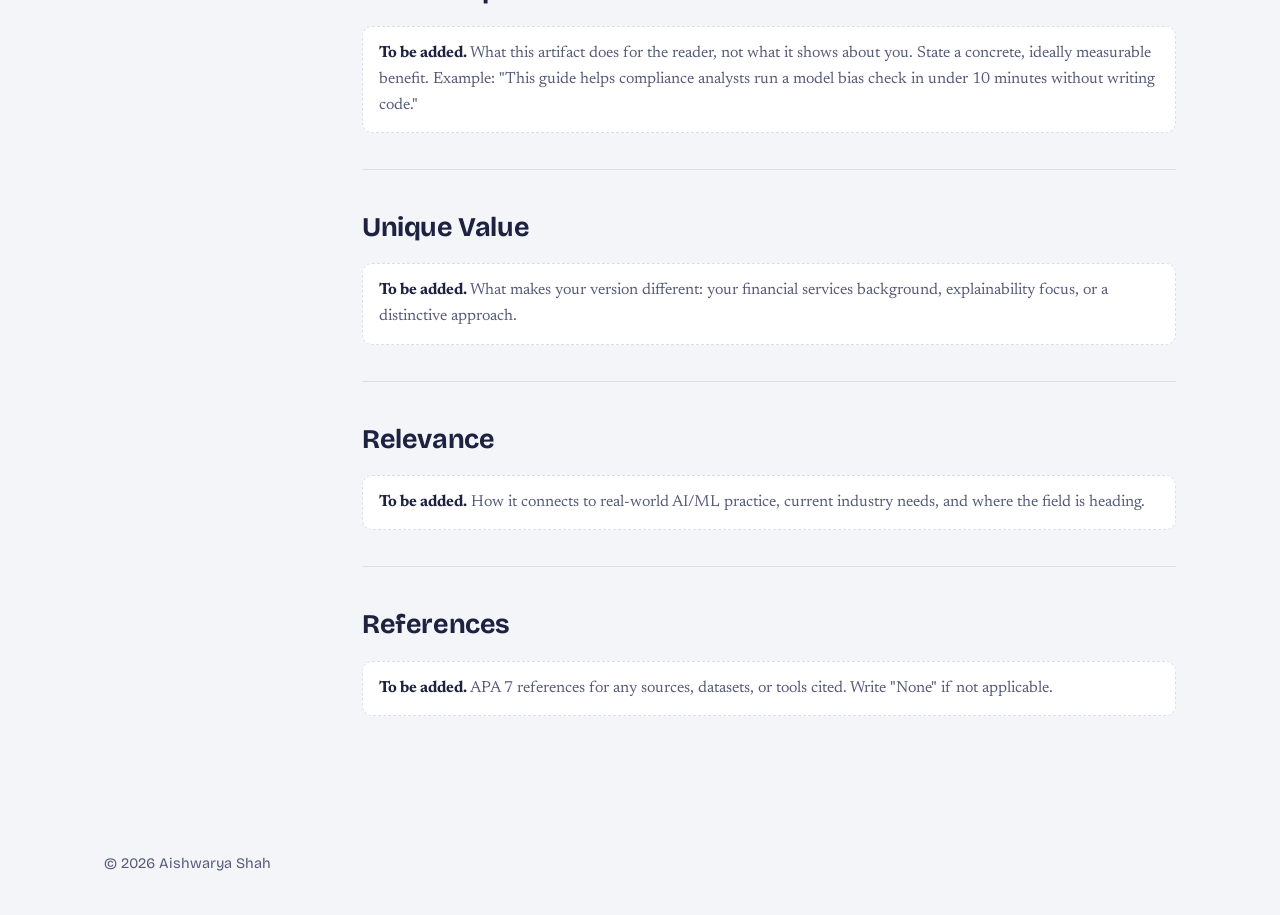
<file: artifacts/artifact-5.html>
<!doctype html>
<html lang="en">
<head>
  <meta charset="utf-8">
  <meta name="viewport" content="width=device-width, initial-scale=1">
  <title>Artifact 5 | Aishwarya Shah</title>
  <link rel="preconnect" href="https://fonts.googleapis.com">
  <link rel="preconnect" href="https://fonts.gstatic.com" crossorigin>
  <link href="https://fonts.googleapis.com/css2?family=Bricolage+Grotesque:opsz,wdth,wght@12..96,75..100,400..800&family=Newsreader:ital,opsz,wght@0,6..72,400..600;1,6..72,400&display=swap" rel="stylesheet">
  <link rel="stylesheet" href="../style.css">
</head>
<body>
<!-- AIML 500 Assignment 6.6: Professional Portfolio Artifact 5. Due Dec 13, 2026. -->
<header class="nav">
  <div class="wrap">
    <a class="brand" href="../index.html">Aishwarya Shah</a>
    <nav class="nav-links">
      <a href="../index.html#bio">Bio</a>
      <a href="../index.html#value">Value</a>
      <a href="../index.html#artifacts">Artifacts</a>
    </nav>
  </div>
</header>
<main class="wrap">
  <div class="artifact-head">
    <p class="eyebrow">Artifact 5</p>
    <!-- TITLE: replace with the artifact title -->
    <h1>Artifact 5 Title</h1>
    <p class="meta">AIML 500: Machine Learning Fundamentals &nbsp;|&nbsp; Indiana Wesleyan University &nbsp;|&nbsp; [Month Year]</p>
    <a class="back" href="../index.html#artifacts">&larr; All artifacts</a>
  </div>
  <div class="artifact-body">
    <nav class="toc">
      <a href="#visual">Artifact Visual</a>
      <a href="#introduction">Introduction</a>
      <a href="#description">Description</a>
      <a href="#objective">Objective</a>
      <a href="#process">Process</a>
      <a href="#tools">Tools and Technologies Used</a>
      <a href="#value-proposition">Value Proposition</a>
      <a href="#unique-value">Unique Value</a>
      <a href="#relevance">Relevance</a>
      <a href="#references">References</a>
    </nav>
    <div>
      <section id="visual">
        <h2>Artifact Visual</h2>
        <div class="deliverable">
          <div class="placeholder"><strong>Add the deliverable here.</strong> The actual work comes first: a screenshot, embed, live link, or downloadable file. A description alone does not count.</div>
          <!-- Example image: <img src="assets/artifact-5-screenshot.png" alt="Describe the screenshot"> -->
          <!-- Example download: <a class="btn primary" href="assets/artifact-5.pdf" download>Download (PDF)</a> -->
          <!-- Example code link: <a class="btn ghost" href="https://github.com/aishshah-arch/REPO" target="_blank" rel="noopener">View code on GitHub</a> -->
        </div>
      </section>
      <section id="introduction">
        <h2>Introduction</h2>
        <div class="placeholder"><strong>To be added.</strong> Two or three sentences telling the reader what this artifact is and why it matters to them.</div>
      </section>
      <section id="description">
        <h2>Description</h2>
        <div class="placeholder"><strong>To be added.</strong> What the artifact is in more detail: its format, contents, and key features.</div>
      </section>
      <section id="objective">
        <h2>Objective</h2>
        <div class="placeholder"><strong>To be added.</strong> Why you created it. What business problem or audience need does it solve?</div>
      </section>
      <section id="process">
        <h2>Process</h2>
        <div class="placeholder"><strong>To be added.</strong> Your step-by-step approach: research, design choices, iterations, and testing.</div>
      </section>
      <section id="tools">
        <h2>Tools and Technologies Used</h2>
        <div class="placeholder"><strong>To be added.</strong> Be specific: Python version, libraries (for example scikit-learn 1.5), platforms, datasets, and any generative AI tools used (for example ChatGPT, Claude).</div>
      </section>
      <section id="value-proposition">
        <h2>Value Proposition</h2>
        <div class="placeholder"><strong>To be added.</strong> What this artifact does for the reader, not what it shows about you. State a concrete, ideally measurable benefit. Example: "This guide helps compliance analysts run a model bias check in under 10 minutes without writing code."</div>
      </section>
      <section id="unique-value">
        <h2>Unique Value</h2>
        <div class="placeholder"><strong>To be added.</strong> What makes your version different: your financial services background, explainability focus, or a distinctive approach.</div>
      </section>
      <section id="relevance">
        <h2>Relevance</h2>
        <div class="placeholder"><strong>To be added.</strong> How it connects to real-world AI/ML practice, current industry needs, and where the field is heading.</div>
      </section>
      <section id="references">
        <h2>References</h2>
        <div class="placeholder"><strong>To be added.</strong> APA 7 references for any sources, datasets, or tools cited. Write "None" if not applicable.</div>
      </section>
    </div>
  </div>
</main>
<footer><div class="wrap">&copy; 2026 Aishwarya Shah</div></footer>
</body>
</html>
</file>
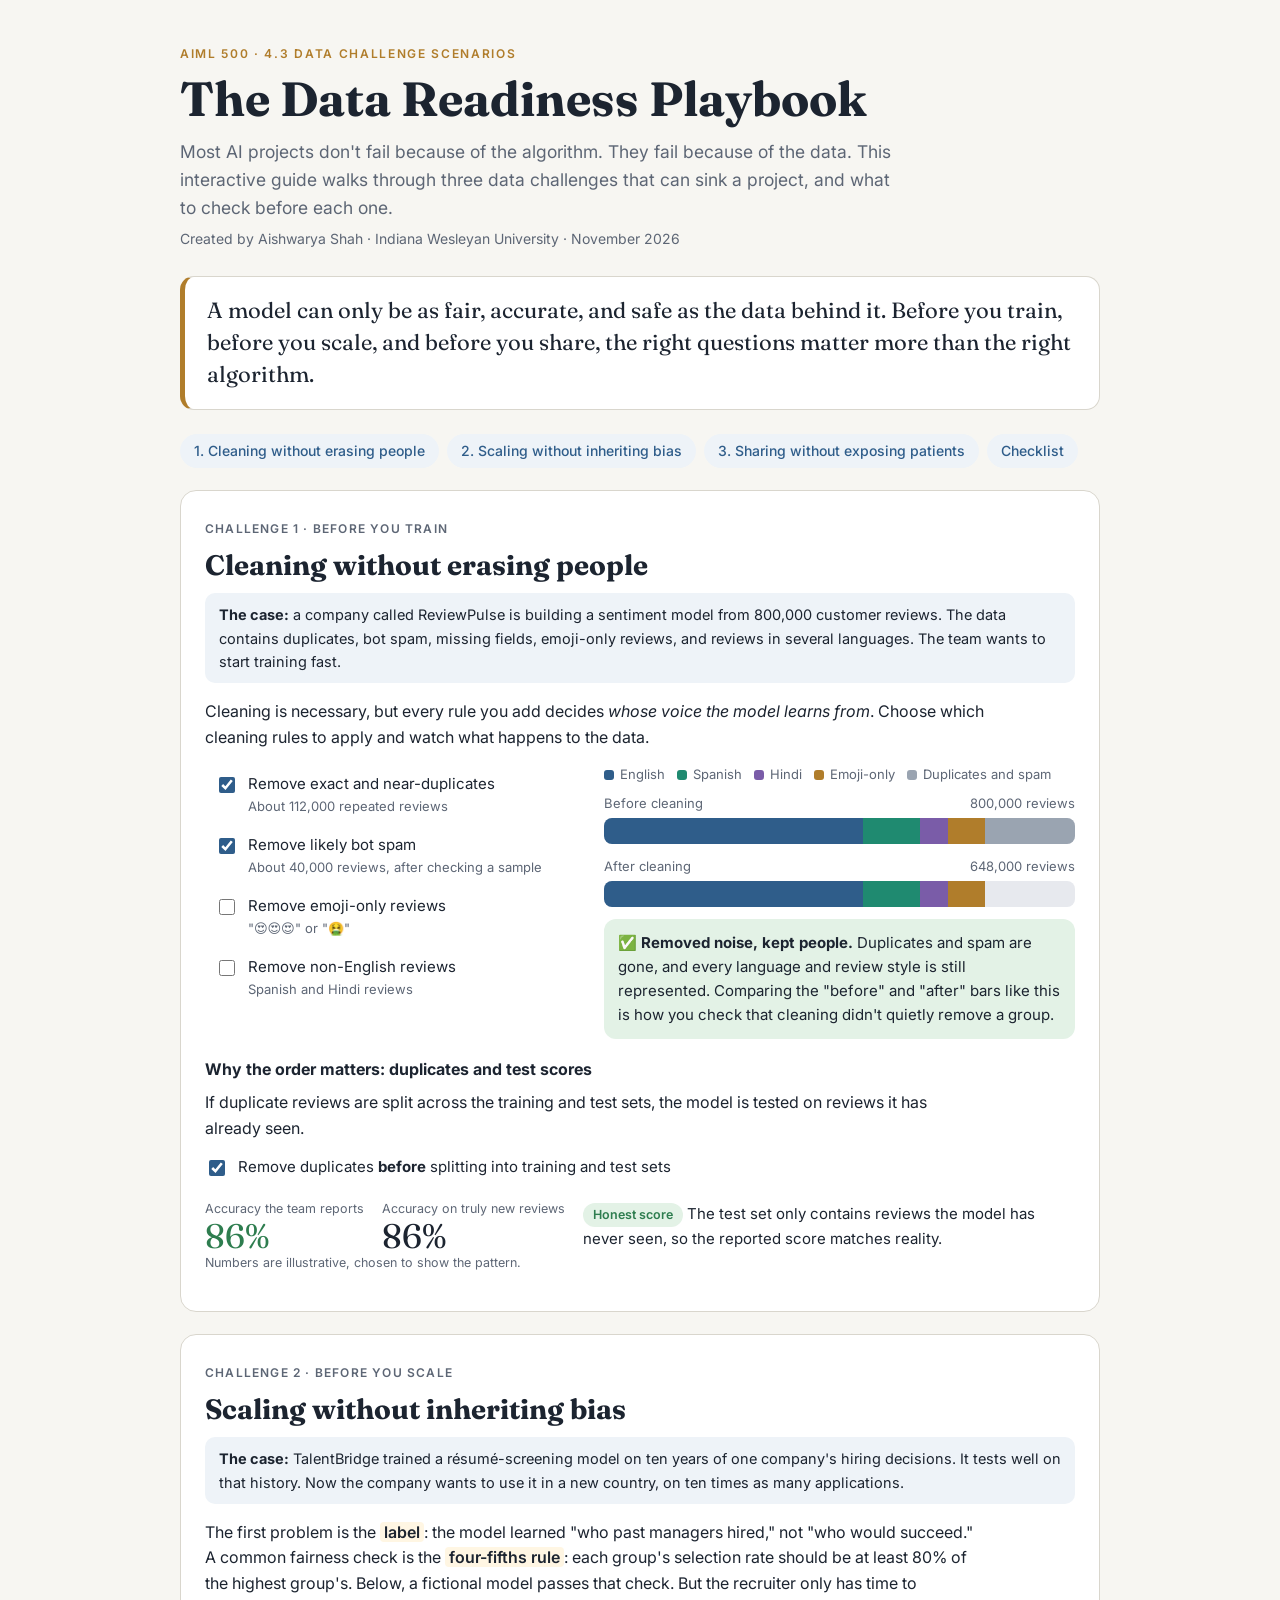
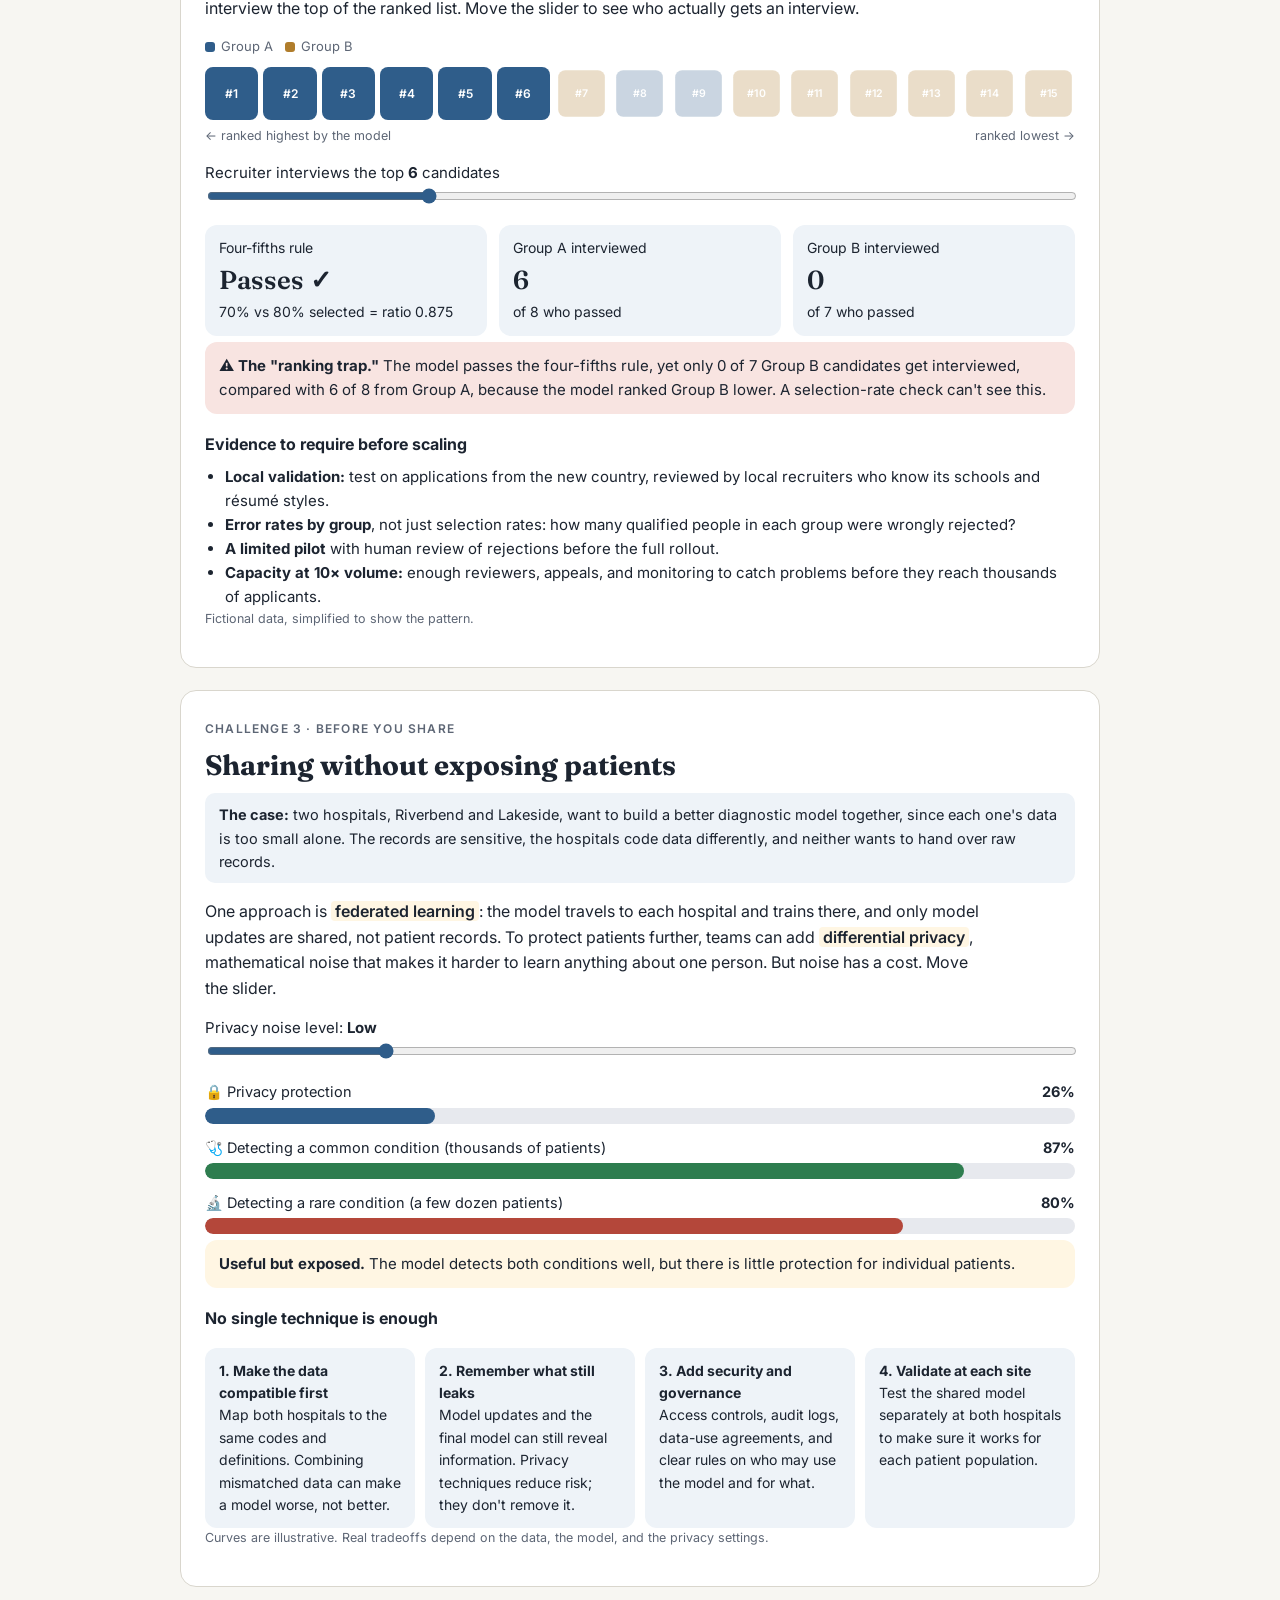
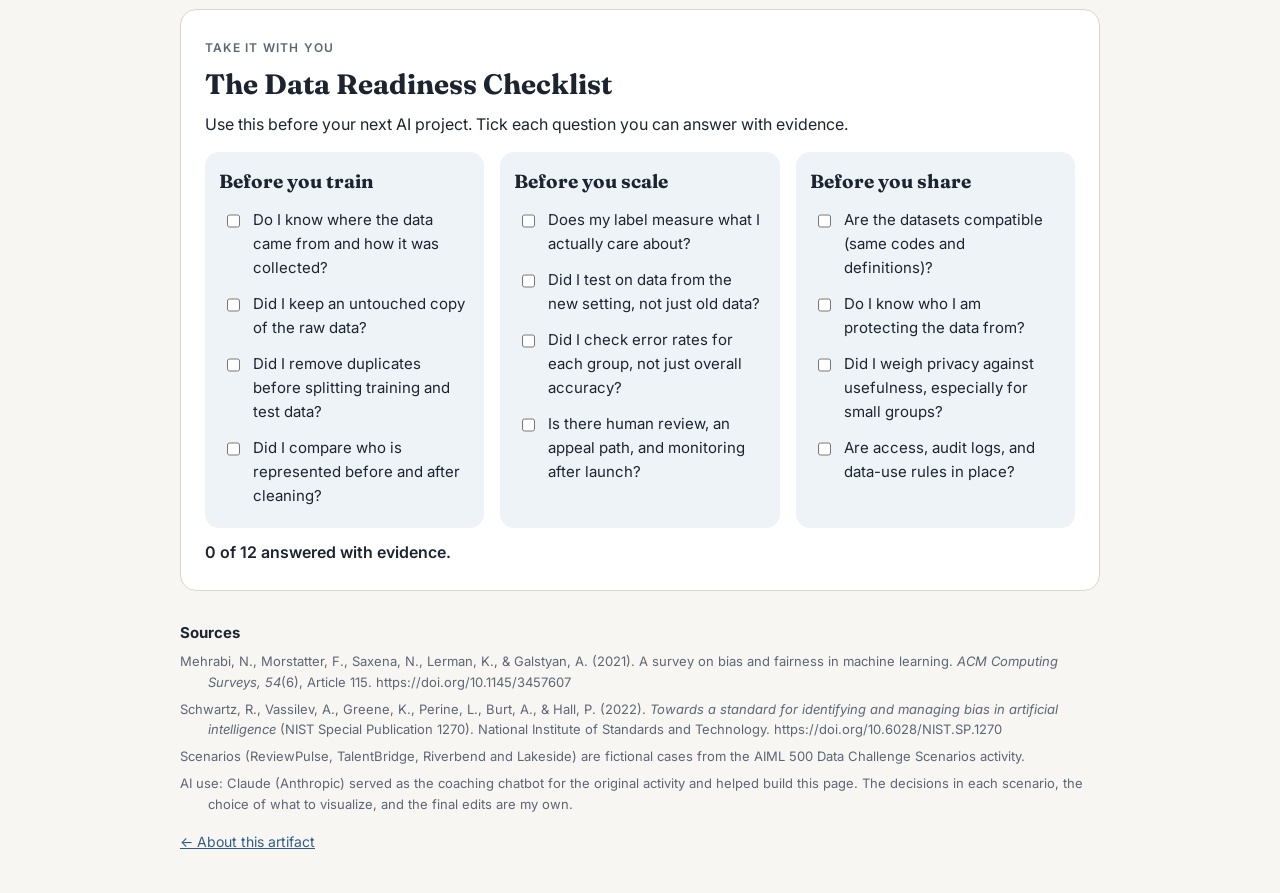
<file: artifacts/data-readiness.html>
<!doctype html>
<html lang="en">
<head>
<meta charset="utf-8">
<meta name="viewport" content="width=device-width, initial-scale=1">
<title>Data Readiness Playbook | Interactive Guide</title>
<meta name="description" content="An interactive playbook for three data challenges that can sink an AI project: cleaning without erasing people, scaling without inheriting bias, and sharing without exposing patients.">
<link rel="preconnect" href="https://fonts.googleapis.com"><link rel="preconnect" href="https://fonts.gstatic.com" crossorigin>
<link href="https://fonts.googleapis.com/css2?family=Fraunces:opsz,wght@9..144,600&family=Inter:wght@400;500;600&display=swap" rel="stylesheet">
<style>
:root{--bg:#f7f6f2;--card:#fff;--ink:#1c2430;--muted:#5d6675;--line:#d9d6cd;
--a:#2f5d8a;--b:#1f8a70;--c:#b07d2b;--d:#7a5ca8;--bad:#b4473a;--good:#2e7d4f;--soft:#eef3f8;--warm:#fff6e3}
*{box-sizing:border-box}
body{margin:0;background:var(--bg);color:var(--ink);font:16px/1.6 Inter,system-ui,sans-serif}
.wrap{max-width:960px;margin:0 auto;padding:44px 20px 40px}
.eyebrow{text-transform:uppercase;letter-spacing:.14em;font-size:12px;font-weight:600;color:var(--c);margin:0 0 10px}
h1{font-family:Fraunces,Georgia,serif;font-size:clamp(30px,5vw,48px);line-height:1.1;margin:0 0 12px}
h2{font-family:Fraunces,Georgia,serif;font-size:clamp(22px,3vw,28px);margin:0 0 6px}
h3{font-size:16px;margin:18px 0 8px}
.lede{color:var(--muted);max-width:720px;margin:0 0 6px;font-size:17.5px}
.by{color:var(--muted);font-size:14px;margin:0 0 26px}
.big-idea{background:var(--card);border:1px solid var(--line);border-left:5px solid var(--c);border-radius:14px;padding:18px 22px;font-family:Fraunces,Georgia,serif;font-size:clamp(18px,2.4vw,22px);line-height:1.45;margin:0 0 24px}
.nav{display:flex;flex-wrap:wrap;gap:8px;margin:0 0 8px}
.nav a{font-size:14px;text-decoration:none;color:var(--a);background:var(--soft);border-radius:999px;padding:6px 14px;font-weight:500}
.step{background:var(--card);border:1px solid var(--line);border-radius:16px;padding:24px;margin:22px 0}
.num{display:inline-block;font-size:12px;font-weight:600;letter-spacing:.1em;text-transform:uppercase;color:var(--muted);margin-bottom:4px}
.step>p{margin:0 0 14px;max-width:780px}
.case{font-size:14.5px;background:var(--soft);border-radius:10px;padding:10px 14px;margin:0 0 16px}
.term{font-weight:600;background:var(--warm);padding:0 4px;border-radius:4px}
.illus{font-size:12.5px;color:var(--muted);margin-top:8px}
.grid2{display:grid;grid-template-columns:1fr 1.25fr;gap:22px}
label.chk{display:flex;gap:10px;align-items:flex-start;padding:8px 10px;border-radius:10px;cursor:pointer;font-size:15px}
label.chk:hover{background:var(--soft)}
label.chk input{margin-top:5px;accent-color:var(--a);width:16px;height:16px}
label.chk small{display:block;color:var(--muted);font-size:13px}
.stack{margin:6px 0 4px}
.stack .lbl{font-size:13px;color:var(--muted);display:flex;justify-content:space-between}
.sbar{display:flex;height:26px;border-radius:8px;overflow:hidden;background:#e7e9ee;margin:4px 0 12px}
.sbar i{display:block;height:100%;transition:width .35s}
.legend{display:flex;flex-wrap:wrap;gap:12px;font-size:13px;color:var(--muted);margin-bottom:8px}
.legend span::before{content:"";display:inline-block;width:10px;height:10px;border-radius:3px;margin-right:6px;vertical-align:-1px;background:var(--k)}
.verdict{border-radius:12px;padding:12px 14px;font-size:15px;margin-top:6px}
.verdict.good{background:#e3f2e6}.verdict.bad{background:#f8e4e1}.verdict.mid{background:var(--warm)}
.leak{display:flex;flex-wrap:wrap;gap:18px;align-items:center;margin-top:12px;font-size:15px}
.big{font-family:Fraunces,Georgia,serif;font-size:34px;line-height:1}
.pill{display:inline-block;font-size:12.5px;font-weight:600;border-radius:999px;padding:2px 10px}
/* ranking */
.rank{display:grid;grid-template-columns:repeat(15,1fr);gap:5px;margin:10px 0 6px}
.cand{aspect-ratio:1;border-radius:8px;display:flex;align-items:center;justify-content:center;font-size:12px;font-weight:600;color:#fff;position:relative;transition:opacity .3s,transform .3s}
.cand.A{background:var(--a)}.cand.B{background:var(--c)}
.cand.out{opacity:.25;transform:scale(.88)}
.ranklbl{display:flex;justify-content:space-between;font-size:12.5px;color:var(--muted)}
input[type=range]{width:100%;accent-color:var(--a)}
.stats{display:grid;grid-template-columns:repeat(3,1fr);gap:12px;margin-top:14px}
.stat{background:var(--soft);border-radius:12px;padding:12px 14px;font-size:14px}
.stat b{display:block;font-family:Fraunces,Georgia,serif;font-size:26px;font-weight:600}
/* privacy */
.meters{display:grid;gap:12px;margin-top:14px}
.meter .lbl{display:flex;justify-content:space-between;font-size:14.5px}
.mbar{height:16px;border-radius:999px;background:#e7e9ee;overflow:hidden;margin-top:4px}
.mbar i{display:block;height:100%;border-radius:999px;transition:width .3s}
.leaks{display:grid;grid-template-columns:repeat(auto-fit,minmax(200px,1fr));gap:10px;margin-top:16px}
.leaks div{background:var(--soft);border-radius:12px;padding:12px 14px;font-size:14px}
.leaks b{display:block}
/* checklist */
.cl{display:grid;grid-template-columns:repeat(3,1fr);gap:16px}
.cl h3{margin:0 0 6px;font-family:Fraunces,Georgia,serif;font-size:19px}
.cl .col{background:var(--soft);border-radius:14px;padding:14px}
.prog{font-weight:600;margin-top:12px}
.src{margin-top:30px;font-size:13px;color:var(--muted)}
.src h2{font-family:Inter,sans-serif;font-size:15px;color:var(--ink);margin:0 0 6px}
.src p{margin:0 0 6px;padding-left:28px;text-indent:-28px;overflow-wrap:anywhere}
.back{display:inline-block;margin-top:10px;font-size:14px;color:var(--a)}
@media (max-width:760px){
 .grid2,.cl{grid-template-columns:1fr}
 .stats{grid-template-columns:1fr}
 .rank{grid-template-columns:repeat(8,1fr)}
 .step{padding:18px}
}
</style>
</head>
<body>
<div class="wrap">
<p class="eyebrow">AIML 500 · 4.3 Data Challenge Scenarios</p>
<h1>The Data Readiness Playbook</h1>
<p class="lede">Most AI projects don't fail because of the algorithm. They fail because of the data. This interactive guide walks through three data challenges that can sink a project, and what to check before each one.</p>
<p class="by">Created by Aishwarya Shah · Indiana Wesleyan University · November 2026</p>

<div class="big-idea">A model can only be as fair, accurate, and safe as the data behind it. Before you train, before you scale, and before you share, the right questions matter more than the right algorithm.</div>

<nav class="nav" aria-label="Sections">
 <a href="#clean">1. Cleaning without erasing people</a><a href="#scale">2. Scaling without inheriting bias</a><a href="#share">3. Sharing without exposing patients</a><a href="#checklist">Checklist</a>
</nav>

<!-- ============ 1. CLEANING ============ -->
<section class="step" id="clean">
 <span class="num">Challenge 1 · Before you train</span>
 <h2>Cleaning without erasing people</h2>
 <div class="case"><b>The case:</b> a company called ReviewPulse is building a sentiment model from 800,000 customer reviews. The data contains duplicates, bot spam, missing fields, emoji-only reviews, and reviews in several languages. The team wants to start training fast.</div>
 <p>Cleaning is necessary, but every rule you add decides <em>whose voice the model learns from</em>. Choose which cleaning rules to apply and watch what happens to the data.</p>
 <div class="grid2">
  <div id="rules"></div>
  <div>
   <div class="legend">
    <span style="--k:var(--a)">English</span><span style="--k:var(--b)">Spanish</span><span style="--k:var(--d)">Hindi</span><span style="--k:var(--c)">Emoji-only</span><span style="--k:#9aa4b1">Duplicates and spam</span>
   </div>
   <div class="stack"><div class="lbl"><span>Before cleaning</span><span id="beforeN"></span></div><div class="sbar" id="before"></div></div>
   <div class="stack"><div class="lbl"><span>After cleaning</span><span id="afterN"></span></div><div class="sbar" id="after"></div></div>
   <div class="verdict" id="cleanVerdict"></div>
  </div>
 </div>
 <h3>Why the order matters: duplicates and test scores</h3>
 <p style="margin:0 0 6px">If duplicate reviews are split across the training and test sets, the model is tested on reviews it has already seen.</p>
 <label class="chk" style="padding-left:0"><input type="checkbox" id="dedupFirst" checked><span>Remove duplicates <b>before</b> splitting into training and test sets</span></label>
 <div class="leak">
  <div><div class="illus" style="margin:0">Accuracy the team reports</div><div class="big" id="reported"></div></div>
  <div><div class="illus" style="margin:0">Accuracy on truly new reviews</div><div class="big" id="real"></div></div>
  <div id="leakMsg" style="flex:1;min-width:220px"></div>
 </div>
 <p class="illus">Numbers are illustrative, chosen to show the pattern.</p>
</section>

<!-- ============ 2. SCALING ============ -->
<section class="step" id="scale">
 <span class="num">Challenge 2 · Before you scale</span>
 <h2>Scaling without inheriting bias</h2>
 <div class="case"><b>The case:</b> TalentBridge trained a résumé-screening model on ten years of one company's hiring decisions. It tests well on that history. Now the company wants to use it in a new country, on ten times as many applications.</div>
 <p>The first problem is the <span class="term">label</span>: the model learned "who past managers hired," not "who would succeed." A common fairness check is the <span class="term">four-fifths rule</span>: each group's selection rate should be at least 80% of the highest group's. Below, a fictional model passes that check. But the recruiter only has time to interview the top of the ranked list. Move the slider to see who actually gets an interview.</p>
 <div class="legend"><span style="--k:var(--a)">Group A</span><span style="--k:var(--c)">Group B</span></div>
 <div class="rank" id="rank"></div>
 <div class="ranklbl"><span>← ranked highest by the model</span><span>ranked lowest →</span></div>
 <div style="margin-top:14px"><label for="topN" style="font-size:15px">Recruiter interviews the top <b id="topNv"></b> candidates</label><input type="range" id="topN" min="3" max="15" value="6"></div>
 <div class="stats">
  <div class="stat">Four-fifths rule<b id="ffr"></b><span id="ffrNote"></span></div>
  <div class="stat">Group A interviewed<b id="ia"></b>of 8 who passed</div>
  <div class="stat">Group B interviewed<b id="ib"></b>of 7 who passed</div>
 </div>
 <div class="verdict" id="rankVerdict"></div>
 <h3>Evidence to require before scaling</h3>
 <ul style="margin:0;padding-left:20px;font-size:15px">
  <li><b>Local validation:</b> test on applications from the new country, reviewed by local recruiters who know its schools and résumé styles.</li>
  <li><b>Error rates by group</b>, not just selection rates: how many qualified people in each group were wrongly rejected?</li>
  <li><b>A limited pilot</b> with human review of rejections before the full rollout.</li>
  <li><b>Capacity at 10× volume:</b> enough reviewers, appeals, and monitoring to catch problems before they reach thousands of applicants.</li>
 </ul>
 <p class="illus">Fictional data, simplified to show the pattern.</p>
</section>

<!-- ============ 3. SHARING ============ -->
<section class="step" id="share">
 <span class="num">Challenge 3 · Before you share</span>
 <h2>Sharing without exposing patients</h2>
 <div class="case"><b>The case:</b> two hospitals, Riverbend and Lakeside, want to build a better diagnostic model together, since each one's data is too small alone. The records are sensitive, the hospitals code data differently, and neither wants to hand over raw records.</div>
 <p>One approach is <span class="term">federated learning</span>: the model travels to each hospital and trains there, and only model updates are shared, not patient records. To protect patients further, teams can add <span class="term">differential privacy</span>, mathematical noise that makes it harder to learn anything about one person. But noise has a cost. Move the slider.</p>
 <div><label for="noise" style="font-size:15px">Privacy noise level: <b id="noiseV"></b></label><input type="range" id="noise" min="0" max="10" value="2"></div>
 <div class="meters">
  <div class="meter"><div class="lbl"><span>🔒 Privacy protection</span><b id="pp"></b></div><div class="mbar"><i id="ppb" style="background:var(--a)"></i></div></div>
  <div class="meter"><div class="lbl"><span>🩺 Detecting a common condition (thousands of patients)</span><b id="cc"></b></div><div class="mbar"><i id="ccb" style="background:var(--good)"></i></div></div>
  <div class="meter"><div class="lbl"><span>🔬 Detecting a rare condition (a few dozen patients)</span><b id="rc"></b></div><div class="mbar"><i id="rcb" style="background:var(--bad)"></i></div></div>
 </div>
 <div class="verdict" id="privVerdict"></div>
 <h3>No single technique is enough</h3>
 <div class="leaks">
  <div><b>1. Make the data compatible first</b>Map both hospitals to the same codes and definitions. Combining mismatched data can make a model worse, not better.</div>
  <div><b>2. Remember what still leaks</b>Model updates and the final model can still reveal information. Privacy techniques reduce risk; they don't remove it.</div>
  <div><b>3. Add security and governance</b>Access controls, audit logs, data-use agreements, and clear rules on who may use the model and for what.</div>
  <div><b>4. Validate at each site</b>Test the shared model separately at both hospitals to make sure it works for each patient population.</div>
 </div>
 <p class="illus">Curves are illustrative. Real tradeoffs depend on the data, the model, and the privacy settings.</p>
</section>

<!-- ============ CHECKLIST ============ -->
<section class="step" id="checklist">
 <span class="num">Take it with you</span>
 <h2>The Data Readiness Checklist</h2>
 <p>Use this before your next AI project. Tick each question you can answer with evidence.</p>
 <div class="cl" id="cl"></div>
 <div class="prog" id="prog"></div>
</section>

<div class="src">
 <h2>Sources</h2>
 <p>Mehrabi, N., Morstatter, F., Saxena, N., Lerman, K., &amp; Galstyan, A. (2021). A survey on bias and fairness in machine learning. <em>ACM Computing Surveys, 54</em>(6), Article 115. https://doi.org/10.1145/3457607</p>
 <p>Schwartz, R., Vassilev, A., Greene, K., Perine, L., Burt, A., &amp; Hall, P. (2022). <em>Towards a standard for identifying and managing bias in artificial intelligence</em> (NIST Special Publication 1270). National Institute of Standards and Technology. https://doi.org/10.6028/NIST.SP.1270</p>
 <p>Scenarios (ReviewPulse, TalentBridge, Riverbend and Lakeside) are fictional cases from the AIML 500 Data Challenge Scenarios activity.</p>
 <p>AI use: Claude (Anthropic) served as the coaching chatbot for the original activity and helped build this page. The decisions in each scenario, the choice of what to visualize, and the final edits are my own.</p>
 <a class="back" href="artifact-4.html">&larr; About this artifact</a>
</div>
</div>

<script>
// ---------- 1. Cleaning ----------
(function(){
 // illustrative composition of 800,000 reviews (in thousands)
 const seg={en:440,es:96,hi:48,emoji:64,junk:152}; // junk = duplicates (112) + spam (40)
 const rules=[
  {id:'dup',name:'Remove exact and near-duplicates',hint:'About 112,000 repeated reviews',good:true,on:true},
  {id:'spam',name:'Remove likely bot spam',hint:'About 40,000 reviews, after checking a sample',good:true,on:true},
  {id:'emoji',name:'Remove emoji-only reviews',hint:'"😍😍😍" or "🤮"',good:false,on:false},
  {id:'lang',name:'Remove non-English reviews',hint:'Spanish and Hindi reviews',good:false,on:false}
 ];
 const box=document.getElementById('rules');
 rules.forEach(r=>{const l=document.createElement('label');l.className='chk';
  l.innerHTML=`<input type="checkbox" ${r.on?'checked':''}><span>${r.name}<small>${r.hint}</small></span>`;
  l.querySelector('input').onchange=e=>{r.on=e.target.checked;render()};box.appendChild(l)});
 const col={en:'var(--a)',es:'var(--b)',hi:'var(--d)',emoji:'var(--c)',junk:'#9aa4b1'};
 function bar(el,parts,total){el.innerHTML='';Object.keys(parts).forEach(k=>{const i=document.createElement('i');i.style.background=col[k];i.style.width=(parts[k]/total*100)+'%';i.title=k;el.appendChild(i)})}
 const fmt=n=>Math.round(n)+',000';
 function render(){
  const on=Object.fromEntries(rules.map(r=>[r.id,r.on]));
  const after={en:seg.en,es:on.lang?0:seg.es,hi:on.lang?0:seg.hi,emoji:on.emoji?0:seg.emoji,
   junk:seg.junk-(on.dup?112:0)-(on.spam?40:0)};
  const T=Object.values(seg).reduce((a,b)=>a+b),A=Object.values(after).reduce((a,b)=>a+b);
  bar(document.getElementById('before'),seg,T);bar(document.getElementById('after'),after,T);
  document.getElementById('beforeN').textContent=fmt(T)+' reviews';
  document.getElementById('afterN').textContent=fmt(A)+' reviews';
  const v=document.getElementById('cleanVerdict');
  if(on.lang||on.emoji){v.className='verdict bad';
   v.innerHTML=`<b>⚠️ The data looks tidier, but people disappeared.</b> ${on.lang?'Removing non-English reviews erased '+fmt(seg.es+seg.hi)+' customers, so the model will work poorly for Spanish and Hindi speakers. ':''}${on.emoji?'Emoji-only reviews often carry the clearest feelings ("😍" vs "🤮"); removing them throws away real signal. ':''}<b>Unusual doesn't mean invalid.</b>`}
  else if(on.dup&&on.spam){v.className='verdict good';v.innerHTML='<b>✅ Removed noise, kept people.</b> Duplicates and spam are gone, and every language and review style is still represented. Comparing the "before" and "after" bars like this is how you check that cleaning didn\'t quietly remove a group.'}
  else{v.className='verdict mid';v.innerHTML='<b>Some noise remains.</b> Repeated reviews make one opinion look far more common than it is, and spam teaches the model patterns from bots, not customers.'}
 }
 render();
 const df=document.getElementById('dedupFirst');
 function leak(){const ok=df.checked;
  document.getElementById('reported').textContent=ok?'86%':'94%';
  document.getElementById('real').textContent='86%';
  document.getElementById('reported').style.color=ok?'var(--good)':'var(--bad)';
  document.getElementById('leakMsg').innerHTML=ok?'<span class="pill" style="background:#e3f2e6;color:var(--good)">Honest score</span> The test set only contains reviews the model has never seen, so the reported score matches reality.'
   :'<span class="pill" style="background:#f8e4e1;color:var(--bad)">Inflated score</span> Copies of training reviews leaked into the test set, so the model looks 8 points better than it really is, like a student who saw the exam answers.'}
 df.onchange=leak;leak();
})();

// ---------- 2. Ranking ----------
(function(){
 // 20 applicants (10 per group). Model passes 8 of Group A and 7 of Group B, then ranks them.
 const order=['A1','A2','A3','A4','A5','A6','B1','A7','A8','B2','B3','B4','B5','B6','B7'];
 const rank=document.getElementById('rank');
 order.forEach((c,i)=>{const d=document.createElement('div');d.className='cand '+c[0];d.textContent='#'+(i+1);d.title='Group '+c[0];rank.appendChild(d)});
 const s=document.getElementById('topN');
 function render(){const n=+s.value;document.getElementById('topNv').textContent=n;
  [...rank.children].forEach((d,i)=>d.classList.toggle('out',i>=n));
  const top=order.slice(0,n),a=top.filter(c=>c[0]==='A').length,b=top.length-a;
  document.getElementById('ia').textContent=a;document.getElementById('ib').textContent=b;
  document.getElementById('ffr').textContent='Passes ✓';
  document.getElementById('ffrNote').textContent='70% vs 80% selected = ratio 0.875';
  const ra=a/8,rb=b/7,v=document.getElementById('rankVerdict');
  if(n>=15){v.className='verdict good';v.innerHTML='<b>Everyone who passed gets an interview,</b> so the ranking doesn\'t matter. But recruiters rarely have time for that, especially at ten times the volume.'}
  else if(rb<ra*0.8){v.className='verdict bad';v.innerHTML=`<b>⚠️ The "ranking trap."</b> The model passes the four-fifths rule, yet only ${b} of 7 Group B candidates get interviewed, compared with ${a} of 8 from Group A, because the model ranked Group B lower. A selection-rate check can't see this.`}
  else{v.className='verdict mid';v.innerHTML='<b>Closer to balanced at this cutoff,</b> but the outcome still depends on how far down the list the recruiter reads. Fairness has to be checked where real decisions happen.'}
 }
 s.oninput=render;render();
})();

// ---------- 3. Privacy ----------
(function(){
 const s=document.getElementById('noise');
 const words=['None','Very low','Low','Low','Moderate','Moderate','Moderate','High','High','Very high','Maximum'];
 function render(){const n=+s.value;
  const pp=Math.min(100,8+n*9.2),cc=Math.max(40,92-n*2.4),rc=Math.max(4,84-n*n*0.95);
  document.getElementById('noiseV').textContent=words[n];
  [['pp',pp],['cc',cc],['rc',rc]].forEach(([k,v])=>{document.getElementById(k).textContent=Math.round(v)+'%';document.getElementById(k+'b').style.width=v+'%'});
  const v=document.getElementById('privVerdict');
  if(n<=2){v.className='verdict mid';v.innerHTML='<b>Useful but exposed.</b> The model detects both conditions well, but there is little protection for individual patients.'}
  else if(rc<40){v.className='verdict bad';v.innerHTML=`<b>⚠️ Private, but clinically blind to rare conditions.</b> The noise now drowns out the signal from the few dozen rare-disease patients, so detection falls to ${Math.round(rc)}%, while the common condition is barely affected. The patients who most needed the shared data pay the highest price.`}
  else{v.className='verdict good';v.innerHTML='<b>A workable balance.</b> Patients get meaningful protection, and the rare condition is still detectable. Finding this point takes testing, not guessing.'}
 }
 s.oninput=render;render();
})();

// ---------- Checklist ----------
(function(){
 const cols=[['Before you train',['Do I know where the data came from and how it was collected?','Did I keep an untouched copy of the raw data?','Did I remove duplicates before splitting training and test data?','Did I compare who is represented before and after cleaning?']],
  ['Before you scale',['Does my label measure what I actually care about?','Did I test on data from the new setting, not just old data?','Did I check error rates for each group, not just overall accuracy?','Is there human review, an appeal path, and monitoring after launch?']],
  ['Before you share',['Are the datasets compatible (same codes and definitions)?','Do I know who I am protecting the data from?','Did I weigh privacy against usefulness, especially for small groups?','Are access, audit logs, and data-use rules in place?']]];
 const cl=document.getElementById('cl');let total=0;
 cols.forEach(([h,qs])=>{const c=document.createElement('div');c.className='col';c.innerHTML=`<h3>${h}</h3>`;
  qs.forEach(q=>{total++;const l=document.createElement('label');l.className='chk';l.style.padding='6px 4px';l.innerHTML=`<input type="checkbox"><span>${q}</span>`;l.querySelector('input').onchange=upd;c.appendChild(l)});cl.appendChild(c)});
 function upd(){const n=cl.querySelectorAll('input:checked').length;
  document.getElementById('prog').textContent=n===total?`✅ ${n} of ${total}: your data is ready for the next step.`:`${n} of ${total} answered with evidence.`}
 upd();
})();
</script>
</body>
</html>
</file>
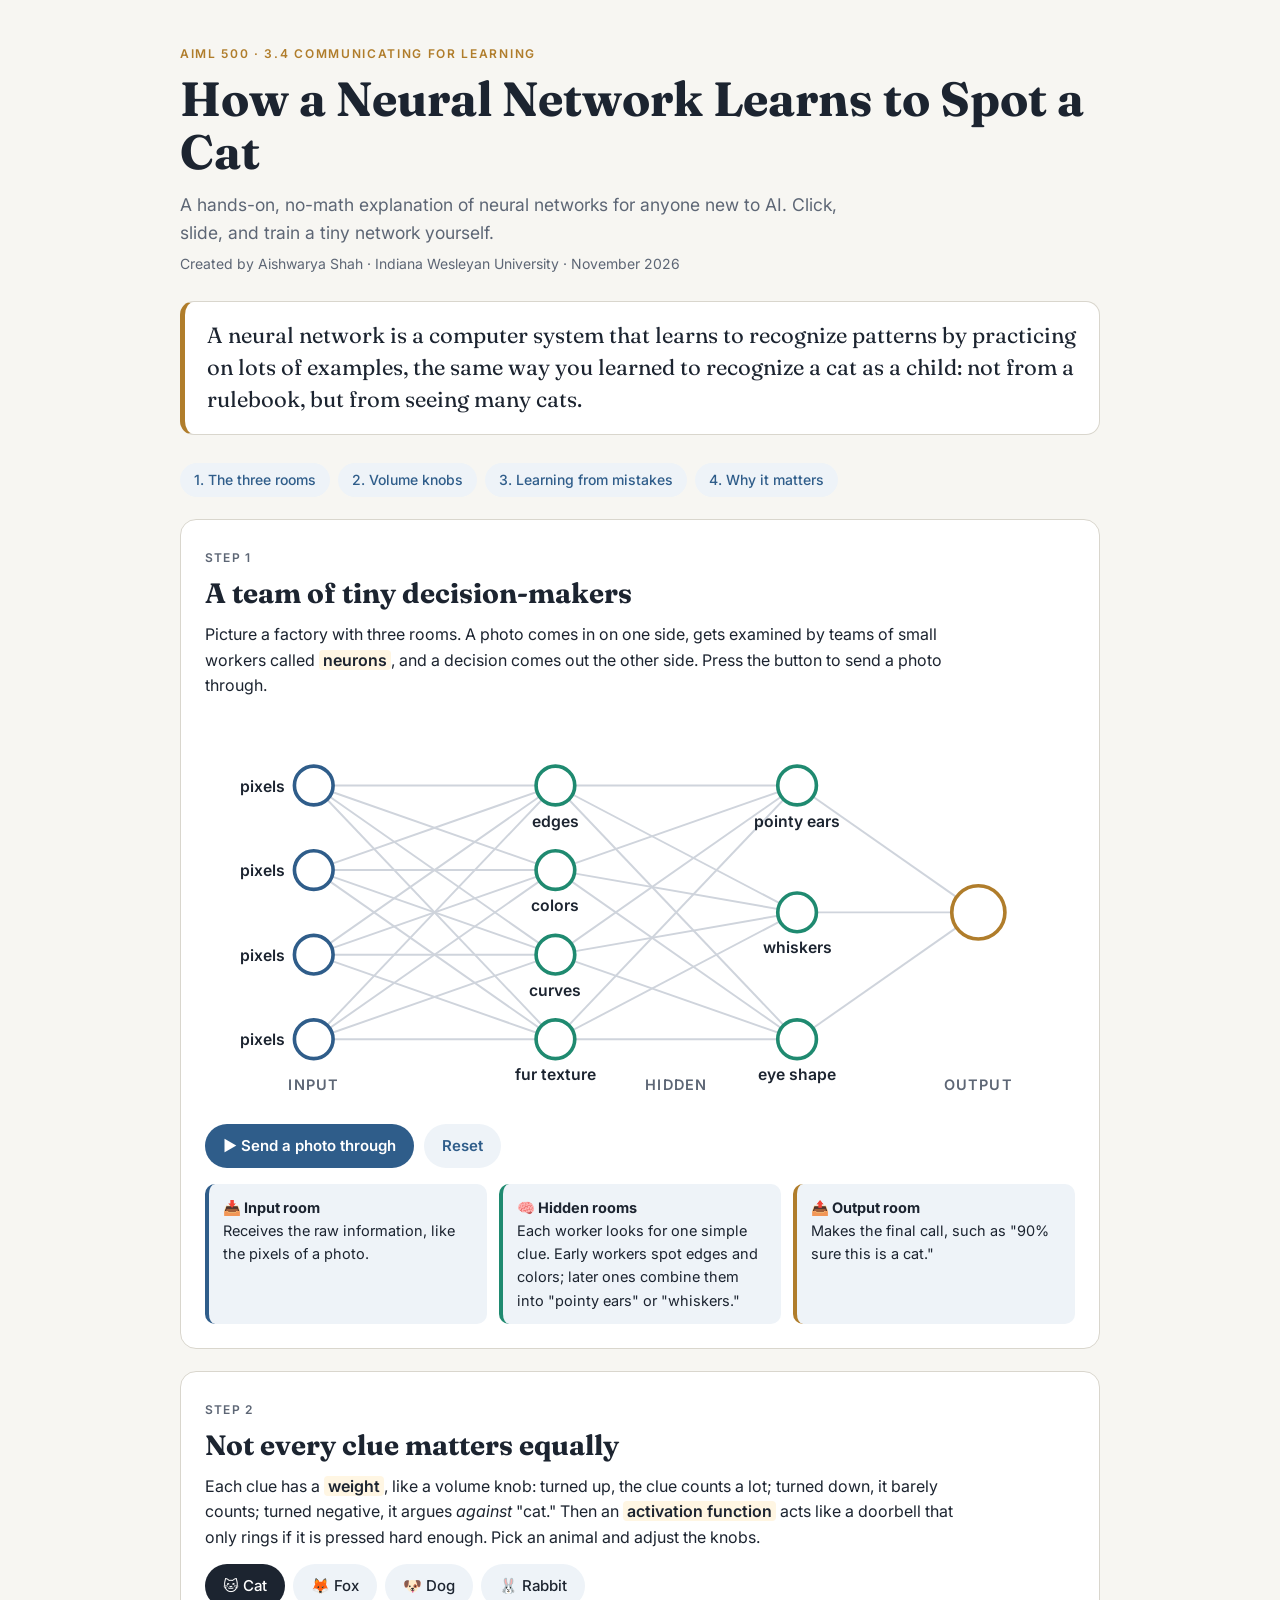
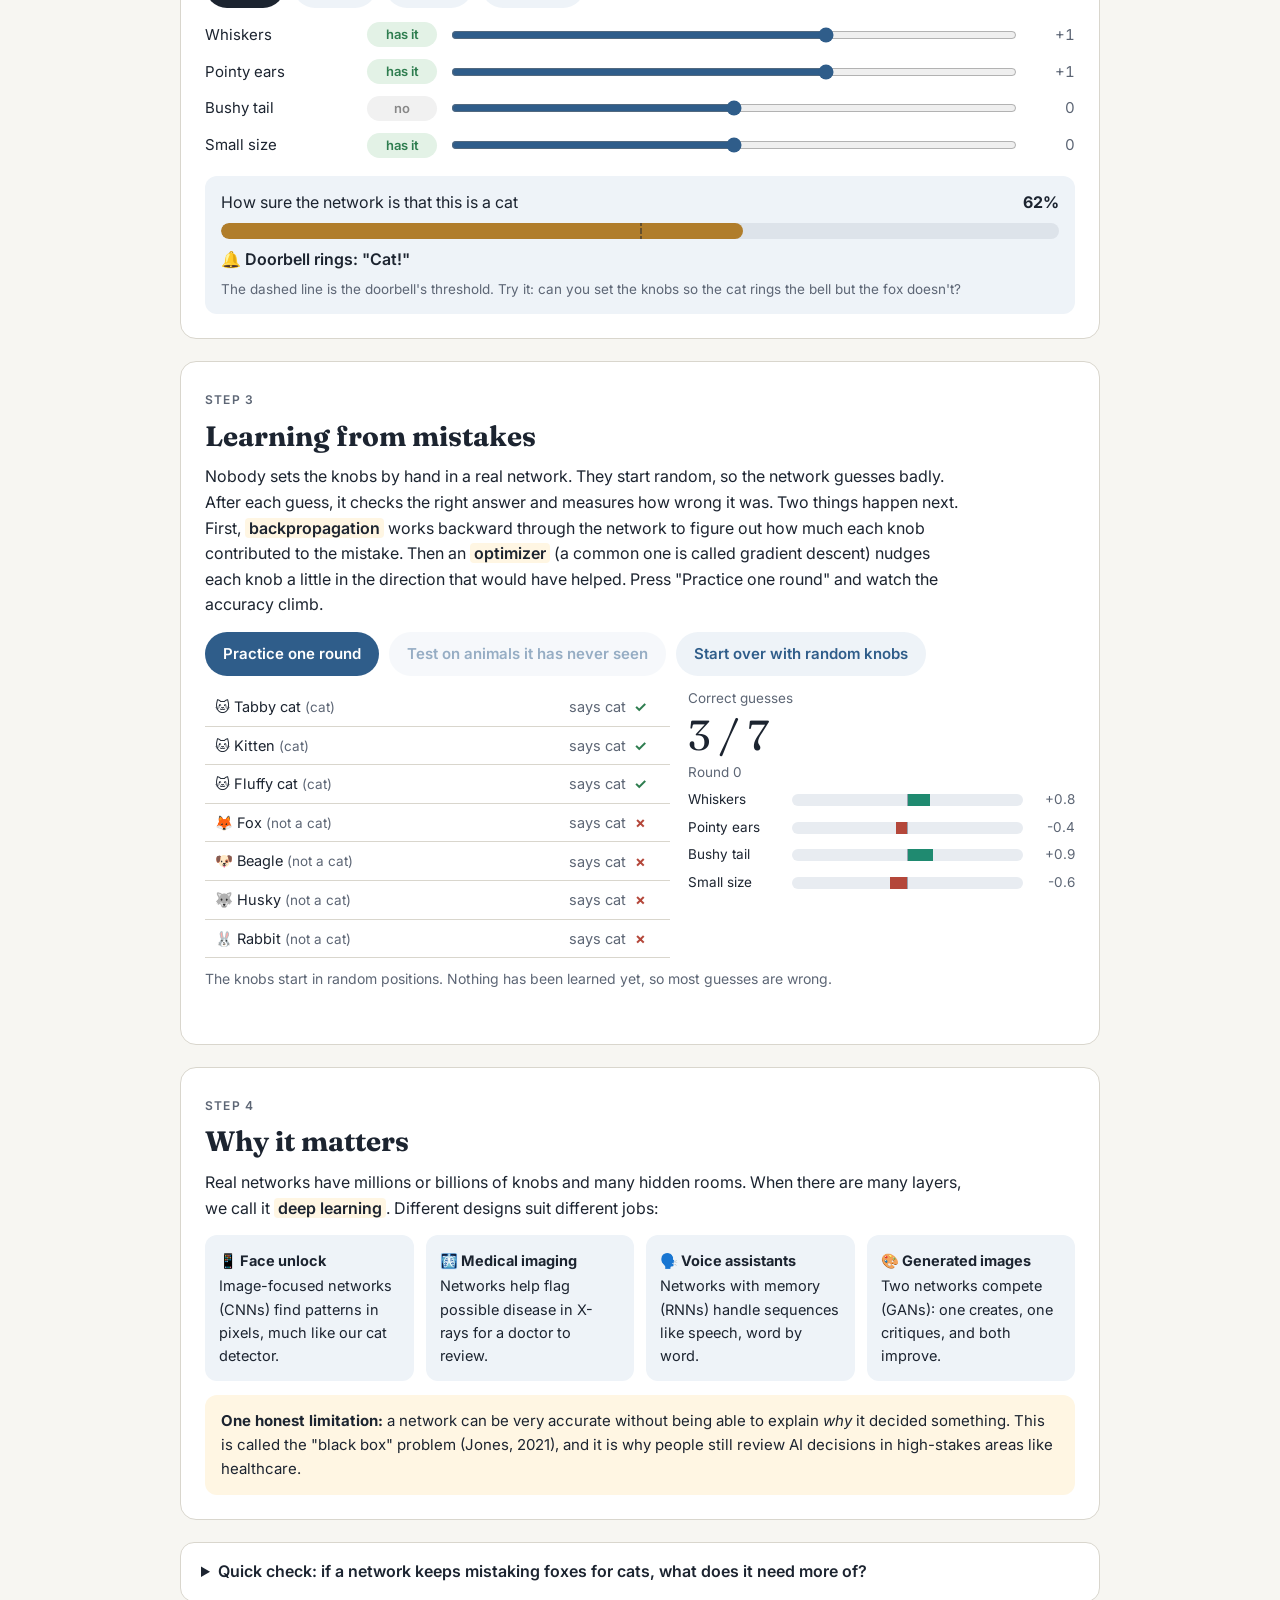
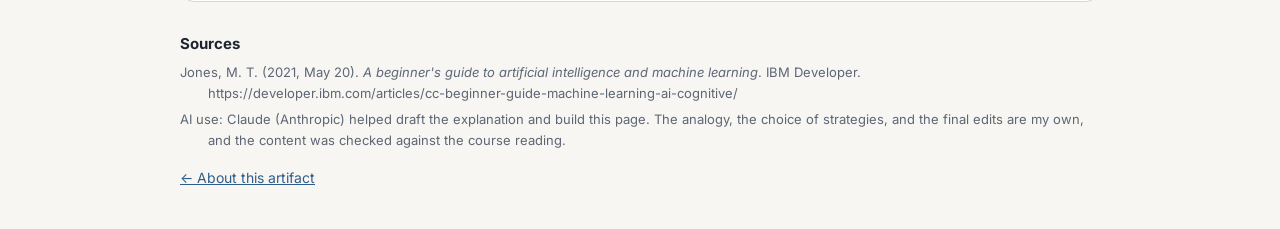
<file: artifacts/neural-networks.html>
<!doctype html>
<html lang="en">
<head>
<meta charset="utf-8">
<meta name="viewport" content="width=device-width, initial-scale=1">
<title>Neural Networks, Simply | Interactive Explainer</title>
<meta name="description" content="An interactive, beginner-friendly explanation of how neural networks learn, using one simple analogy: learning to spot a cat.">
<link rel="preconnect" href="https://fonts.googleapis.com"><link rel="preconnect" href="https://fonts.gstatic.com" crossorigin>
<link href="https://fonts.googleapis.com/css2?family=Fraunces:opsz,wght@9..144,600&family=Inter:wght@400;500;600&display=swap" rel="stylesheet">
<style>
:root{--bg:#f7f6f2;--card:#fff;--ink:#1c2430;--muted:#5d6675;--line:#d9d6cd;
--in:#2f5d8a;--hid:#1f8a70;--out:#b07d2b;--bad:#b4473a;--good:#2e7d4f;--soft:#eef3f8}
*{box-sizing:border-box}
body{margin:0;background:var(--bg);color:var(--ink);font:16px/1.6 Inter,system-ui,sans-serif}
.wrap{max-width:960px;margin:0 auto;padding:44px 20px 40px}
.eyebrow{text-transform:uppercase;letter-spacing:.14em;font-size:12px;font-weight:600;color:var(--out);margin:0 0 10px}
h1{font-family:Fraunces,Georgia,serif;font-size:clamp(30px,5vw,48px);line-height:1.1;margin:0 0 12px}
h2{font-family:Fraunces,Georgia,serif;font-size:clamp(22px,3vw,28px);margin:0 0 6px}
.lede{color:var(--muted);max-width:700px;margin:0 0 6px;font-size:17.5px}
.by{color:var(--muted);font-size:14px;margin:0 0 26px}
.big-idea{background:var(--card);border:1px solid var(--line);border-left:5px solid var(--out);border-radius:14px;padding:18px 22px;font-family:Fraunces,Georgia,serif;font-size:clamp(18px,2.4vw,22px);line-height:1.45;margin:0 0 28px}
.steps-nav{display:flex;flex-wrap:wrap;gap:8px;margin:0 0 8px}
.steps-nav a{font-size:14px;text-decoration:none;color:var(--in);background:var(--soft);border-radius:999px;padding:6px 14px;font-weight:500}
.step{background:var(--card);border:1px solid var(--line);border-radius:16px;padding:24px;margin:22px 0}
.num{display:inline-block;font-size:12px;font-weight:600;letter-spacing:.1em;text-transform:uppercase;color:var(--muted);margin-bottom:4px}
.step>p{margin:0 0 14px;max-width:760px}
.term{font-weight:600;background:#fff6e3;padding:0 4px;border-radius:4px}
button{font:inherit;font-weight:600;font-size:15px;border:0;border-radius:999px;padding:10px 18px;cursor:pointer;background:var(--in);color:#fff}
button.ghost{background:var(--soft);color:var(--in)}
button:disabled{opacity:.5;cursor:default}
.row{display:flex;flex-wrap:wrap;gap:10px;align-items:center}
/* diagram */
.diagram{width:100%;height:auto;display:block;margin:6px 0 12px}
.node{fill:#fff;stroke-width:3;transition:fill .35s}
.node.in{stroke:var(--in)}.node.hid{stroke:var(--hid)}.node.out{stroke:var(--out)}
.node.in.on{fill:var(--in)}.node.hid.on{fill:var(--hid)}.node.out.on{fill:var(--out)}
.edge{stroke:#cfd4dc;stroke-width:1.6;transition:stroke .35s}
.edge.on{stroke:#8aa7c4}
.lbl{font:600 13px Inter,sans-serif;fill:var(--ink)}
.room{font:600 12px Inter,sans-serif;fill:var(--muted);letter-spacing:.08em;text-transform:uppercase}
.verdict{font:600 15px Inter,sans-serif;fill:var(--out);opacity:0;transition:opacity .4s}
.verdict.on{opacity:1}
.rooms{display:grid;grid-template-columns:repeat(3,1fr);gap:12px;margin-top:6px}
.rooms div{border-radius:10px;padding:12px 14px;font-size:14.5px;background:var(--soft)}
.rooms b{display:block}
/* knobs */
.pick{display:flex;flex-wrap:wrap;gap:8px;margin:0 0 14px}
.pick button{background:var(--soft);color:var(--ink);font-weight:500}
.pick button.sel{background:var(--ink);color:#fff}
.knobs{display:grid;gap:12px}
.knob{display:grid;grid-template-columns:150px 70px 1fr 48px;gap:12px;align-items:center;font-size:15px}
.knob .has{font-size:13px;font-weight:600;border-radius:999px;padding:2px 8px;text-align:center}
.has.yes{background:#e3f2e6;color:var(--good)}.has.no{background:#f1f1f1;color:#888}
.knob input{width:100%;accent-color:var(--in)}
.knob output{font-variant-numeric:tabular-nums;text-align:right;color:var(--muted)}
.meter{margin-top:18px;background:var(--soft);border-radius:12px;padding:14px 16px}
.bar{height:16px;background:#dde3ea;border-radius:999px;overflow:hidden;position:relative;margin:8px 0}
.bar i{display:block;height:100%;background:var(--out);border-radius:999px;transition:width .3s}
.bar::after{content:"";position:absolute;left:50%;top:-3px;bottom:-3px;border-left:2px dashed var(--ink);opacity:.5}
.bell{font-weight:600}
.hint{font-size:13.5px;color:var(--muted);margin-top:6px}
/* training */
.train{display:grid;grid-template-columns:1.2fr 1fr;gap:18px;margin-top:12px}
.ex{list-style:none;margin:0;padding:0;font-size:14.5px}
.ex li{display:grid;grid-template-columns:1fr 70px 26px;gap:8px;padding:7px 10px;border-bottom:1px solid var(--line);align-items:center}
.ex li .g{font-variant-numeric:tabular-nums;color:var(--muted);text-align:right}
.ok{color:var(--good);font-weight:700}.no{color:var(--bad);font-weight:700}
.stat{font-family:Fraunces,Georgia,serif;font-size:42px;line-height:1;margin:4px 0}
.wbars div{display:grid;grid-template-columns:96px 1fr 44px;gap:8px;align-items:center;font-size:13.5px;margin:6px 0}
.wb{height:12px;background:#e8ecf1;border-radius:999px;position:relative;overflow:hidden}
.wb i{position:absolute;top:0;bottom:0;transition:all .3s}
.wb::after{content:"";position:absolute;left:50%;top:0;bottom:0;border-left:1px solid #9aa4b1}
.log{font-size:14px;color:var(--muted);min-height:44px;margin-top:10px}
/* uses */
.uses{display:grid;grid-template-columns:repeat(auto-fit,minmax(190px,1fr));gap:12px}
.uses div{background:var(--soft);border-radius:12px;padding:14px;font-size:14.5px}
.uses b{display:block;margin-bottom:2px}
.warn{background:#fff6e3;border-radius:12px;padding:14px 16px;margin-top:14px;font-size:15px}
details{background:var(--card);border:1px solid var(--line);border-radius:14px;padding:16px 20px;margin:22px 0}
summary{cursor:pointer;font-weight:600}
details p{margin:10px 0 0}
.src{margin-top:30px;font-size:13px;color:var(--muted)}
.src h2{font-family:Inter,sans-serif;font-size:15px;color:var(--ink);margin:0 0 6px}
.src p{margin:0 0 6px;padding-left:28px;text-indent:-28px;overflow-wrap:anywhere}
.back{display:inline-block;margin-top:10px;font-size:14px;color:var(--in)}
@media (max-width:700px){
 .rooms{grid-template-columns:1fr}
 .knob{grid-template-columns:1fr 64px;row-gap:4px}
 .knob input{grid-column:1/2}.knob output{grid-column:2/3}
 .train{grid-template-columns:1fr}
 .step{padding:18px}
}
</style>
</head>
<body>
<div class="wrap">
<p class="eyebrow">AIML 500 · 3.4 Communicating for Learning</p>
<h1>How a Neural Network Learns to Spot a Cat</h1>
<p class="lede">A hands-on, no-math explanation of neural networks for anyone new to AI. Click, slide, and train a tiny network yourself.</p>
<p class="by">Created by Aishwarya Shah · Indiana Wesleyan University · November 2026</p>

<div class="big-idea">A neural network is a computer system that learns to recognize patterns by practicing on lots of examples, the same way you learned to recognize a cat as a child: not from a rulebook, but from seeing many cats.</div>

<nav class="steps-nav" aria-label="Steps">
 <a href="#s1">1. The three rooms</a><a href="#s2">2. Volume knobs</a><a href="#s3">3. Learning from mistakes</a><a href="#s4">4. Why it matters</a>
</nav>

<section class="step" id="s1">
 <span class="num">Step 1</span>
 <h2>A team of tiny decision-makers</h2>
 <p>Picture a factory with three rooms. A photo comes in on one side, gets examined by teams of small workers called <span class="term">neurons</span>, and a decision comes out the other side. Press the button to send a photo through.</p>
 <svg class="diagram" id="net" viewBox="0 0 720 330" role="img" aria-label="A neural network diagram with an input layer of four nodes, two hidden layers, and one output node"></svg>
 <div class="row"><button id="run">▶ Send a photo through</button><button class="ghost" id="clear">Reset</button></div>
 <div class="rooms" style="margin-top:16px">
  <div style="border-left:4px solid var(--in)"><b>📥 Input room</b>Receives the raw information, like the pixels of a photo.</div>
  <div style="border-left:4px solid var(--hid)"><b>🧠 Hidden rooms</b>Each worker looks for one simple clue. Early workers spot edges and colors; later ones combine them into "pointy ears" or "whiskers."</div>
  <div style="border-left:4px solid var(--out)"><b>📤 Output room</b>Makes the final call, such as "90% sure this is a cat."</div>
 </div>
</section>

<section class="step" id="s2">
 <span class="num">Step 2</span>
 <h2>Not every clue matters equally</h2>
 <p>Each clue has a <span class="term">weight</span>, like a volume knob: turned up, the clue counts a lot; turned down, it barely counts; turned negative, it argues <em>against</em> "cat." Then an <span class="term">activation function</span> acts like a doorbell that only rings if it is pressed hard enough. Pick an animal and adjust the knobs.</p>
 <div class="pick" id="animals"></div>
 <div class="knobs" id="knobs"></div>
 <div class="meter">
  <div class="row" style="justify-content:space-between"><span>How sure the network is that this is a cat</span><b id="pct">0%</b></div>
  <div class="bar"><i id="pbar" style="width:0%"></i></div>
  <div class="bell" id="bell"></div>
  <div class="hint">The dashed line is the doorbell's threshold. Try it: can you set the knobs so the cat rings the bell but the fox doesn't?</div>
 </div>
</section>

<section class="step" id="s3">
 <span class="num">Step 3</span>
 <h2>Learning from mistakes</h2>
 <p>Nobody sets the knobs by hand in a real network. They start random, so the network guesses badly. After each guess, it checks the right answer and measures how wrong it was. Two things happen next. First, <span class="term">backpropagation</span> works backward through the network to figure out how much each knob contributed to the mistake. Then an <span class="term">optimizer</span> (a common one is called gradient descent) nudges each knob a little in the direction that would have helped. Press "Practice one round" and watch the accuracy climb.</p>
 <div class="row"><button id="step">Practice one round</button><button class="ghost" id="test" disabled>Test on animals it has never seen</button><button class="ghost" id="reset">Start over with random knobs</button></div>
 <div class="train">
  <ul class="ex" id="examples"></ul>
  <div>
   <div class="hint" style="margin:0">Correct guesses</div>
   <div class="stat" id="acc">0 / 7</div>
   <div class="hint" id="round">Round 0</div>
   <div class="wbars" id="wbars"></div>
  </div>
 </div>
 <div class="log" id="log">The knobs start in random positions. Nothing has been learned yet.</div>
 <ul class="ex" id="unseen" style="margin-top:8px"></ul>
</section>

<section class="step" id="s4">
 <span class="num">Step 4</span>
 <h2>Why it matters</h2>
 <p>Real networks have millions or billions of knobs and many hidden rooms. When there are many layers, we call it <span class="term">deep learning</span>. Different designs suit different jobs:</p>
 <div class="uses">
  <div><b>📱 Face unlock</b>Image-focused networks (CNNs) find patterns in pixels, much like our cat detector.</div>
  <div><b>🩻 Medical imaging</b>Networks help flag possible disease in X-rays for a doctor to review.</div>
  <div><b>🗣️ Voice assistants</b>Networks with memory (RNNs) handle sequences like speech, word by word.</div>
  <div><b>🎨 Generated images</b>Two networks compete (GANs): one creates, one critiques, and both improve.</div>
 </div>
 <div class="warn"><b>One honest limitation:</b> a network can be very accurate without being able to explain <em>why</em> it decided something. This is called the "black box" problem (Jones, 2021), and it is why people still review AI decisions in high-stakes areas like healthcare.</div>
</section>

<details>
 <summary>Quick check: if a network keeps mistaking foxes for cats, what does it need more of?</summary>
 <p><b>More <em>varied</em>, correctly labeled examples of both foxes and cats, and then a test on photos it has never seen.</b> Variety matters: foxes of different sizes and colors, cats of different breeds, in different poses and lighting. Simply adding more pictures that look like the ones it already has can reinforce the same weakness. You can see this in Step 3: after training, the network gets every practice animal right, but the "Test on animals it has never seen" button shows it still mistakes a fennec fox for a cat, because nothing it practiced on looked like a small fox. Real networks learn many more clues from the pixels themselves, and varied examples are what push them to find the clues that actually tell a fox from a cat.</p>
</details>

<div class="src">
 <h2>Sources</h2>
 <p>Jones, M. T. (2021, May 20). <em>A beginner's guide to artificial intelligence and machine learning</em>. IBM Developer. https://developer.ibm.com/articles/cc-beginner-guide-machine-learning-ai-cognitive/</p>
 <p>AI use: Claude (Anthropic) helped draft the explanation and build this page. The analogy, the choice of strategies, and the final edits are my own, and the content was checked against the course reading.</p>
 <a class="back" href="artifact-3.html">&larr; About this artifact</a>
</div>
</div>

<script>
// ---------- Step 1: diagram ----------
(function(){
 const svg=document.getElementById('net'),NS='http://www.w3.org/2000/svg';
 const layers=[{x:90,n:4,c:'in',labels:['pixels','pixels','pixels','pixels']},
  {x:290,n:4,c:'hid',labels:['edges','colors','curves','fur texture']},
  {x:490,n:3,c:'hid',labels:['pointy ears','whiskers','eye shape']},
  {x:640,n:1,c:'out',labels:['']}];
 const pos=layers.map(L=>Array.from({length:L.n},(_,i)=>({x:L.x,y:L.n===1?165:60+i*(210/(L.n-1))})));
 const mk=(t,a)=>{const e=document.createElementNS(NS,t);for(const k in a)e.setAttribute(k,a[k]);svg.appendChild(e);return e};
 const edges=[];
 for(let l=0;l<layers.length-1;l++){edges[l]=[];pos[l].forEach(a=>pos[l+1].forEach(b=>edges[l].push(mk('line',{x1:a.x,y1:a.y,x2:b.x,y2:b.y,class:'edge'}))))}
 const nodes=layers.map((L,l)=>pos[l].map((p,i)=>{
  const c=mk('circle',{cx:p.x,cy:p.y,r:L.c==='out'?22:16,class:'node '+L.c});
  if(L.labels[i]){const t=mk('text',{x:l===0?p.x-24:p.x,y:l===0?p.y+5:p.y+34,class:'lbl','text-anchor':l===0?'end':'middle'});t.textContent=L.labels[i]}
  return c}));
 [['INPUT',90],['HIDDEN',390],['OUTPUT',640]].forEach(([t,x])=>{const e=mk('text',{x,y:312,class:'room','text-anchor':'middle'});e.textContent=t});
 const v=mk('text',{x:640,y:120,class:'verdict','text-anchor':'middle'});v.textContent='Cat! (90%)';
 let timers=[];
 function clear(){timers.forEach(clearTimeout);timers=[];svg.querySelectorAll('.on').forEach(e=>e.classList.remove('on'))}
 document.getElementById('clear').onclick=clear;
 document.getElementById('run').onclick=()=>{clear();
  layers.forEach((L,l)=>{timers.push(setTimeout(()=>{nodes[l].forEach(n=>n.classList.add('on'));if(edges[l])edges[l].forEach(e=>e.classList.add('on'));if(l===layers.length-1)v.classList.add('on')},l*650))})};
})();

// ---------- shared animal data ----------
const clues=['Whiskers','Pointy ears','Bushy tail','Small size'];
const sig=z=>1/(1+Math.exp(-z));

// ---------- Step 2: knobs ----------
(function(){
 const animals={'🐱 Cat':[1,1,0,1],'🦊 Fox':[1,1,1,0],'🐶 Dog':[1,0,0,0],'🐰 Rabbit':[1,0,0,1]};
 let cur='🐱 Cat';const w=[1,1,0,0];const bias=-1.5;
 const pick=document.getElementById('animals'),kn=document.getElementById('knobs');
 Object.keys(animals).forEach(a=>{const b=document.createElement('button');b.textContent=a;b.onclick=()=>{cur=a;render()};pick.appendChild(b)});
 clues.forEach((c,i)=>{const d=document.createElement('div');d.className='knob';
  d.innerHTML=`<span>${c}</span><span class="has"></span><input type="range" min="-3" max="3" step="0.5" value="${w[i]}" aria-label="${c} weight"><output></output>`;
  d.querySelector('input').oninput=e=>{w[i]=+e.target.value;render()};kn.appendChild(d)});
 function render(){
  [...pick.children].forEach(b=>b.classList.toggle('sel',b.textContent===cur));
  const x=animals[cur];
  [...kn.children].forEach((d,i)=>{const h=d.querySelector('.has');h.textContent=x[i]?'has it':'no';h.className='has '+(x[i]?'yes':'no');d.querySelector('output').textContent=(w[i]>0?'+':'')+w[i]});
  const p=sig(x.reduce((s,v,i)=>s+v*w[i],bias));
  document.getElementById('pct').textContent=Math.round(p*100)+'%';
  document.getElementById('pbar').style.width=(p*100)+'%';
  document.getElementById('bell').textContent=p>=.5?'🔔 Doorbell rings: "Cat!"':'🔕 Not pressed hard enough: "Not a cat."';
 }
 render();
})();

// ---------- Step 3: training ----------
(function(){
 const data=[['🐱 Tabby cat',[1,1,0,1],1],['🐱 Kitten',[1,1,0,1],1],['🐱 Fluffy cat',[1,1,1,1],1],
  ['🦊 Fox',[1,1,1,0],0],['🐶 Beagle',[1,0,0,0],0],['🐺 Husky',[1,1,1,0],0],['🐰 Rabbit',[1,0,0,1],0]];
 const start=[0.8,-0.4,0.9,-0.6],startB=0.2,lr=1.2;
 let w,b,round;
 const ex=document.getElementById('examples'),wb=document.getElementById('wbars'),log=document.getElementById('log');
 const prob=x=>sig(x.reduce((s,v,i)=>s+v*w[i],b));
 function render(msg){
  let ok=0;ex.innerHTML='';
  data.forEach(([n,x,y])=>{const p=prob(x),g=p>=.5?1:0,c=g===y;if(c)ok++;
   const li=document.createElement('li');li.innerHTML=`<span>${n} <span class="hint">(${y?'cat':'not a cat'})</span></span><span class="g">${g?'says cat':'says no'}</span><span class="${c?'ok':'no'}">${c?'✓':'✗'}</span>`;ex.appendChild(li)});
  document.getElementById('acc').textContent=ok+' / '+data.length;
  document.getElementById('round').textContent='Round '+round;
  wb.innerHTML='';clues.forEach((c,i)=>{const v=Math.max(-4,Math.min(4,w[i])),pct=Math.abs(v)/8*100;
   const d=document.createElement('div');d.innerHTML=`<span>${c}</span><span class="wb"><i style="${v>=0?'left:50%':'right:50%'};width:${pct}%;background:${v>=0?'var(--hid)':'var(--bad)'}"></i></span><span class="hint" style="margin:0;text-align:right">${v>=0?'+':''}${v.toFixed(1)}</span>`;wb.appendChild(d)});
  if(msg)log.textContent=msg;
  return ok;
 }
 const unseen=[['🐈 Black cat',[1,1,0,1],1],['🦝 Raccoon',[1,0,1,1],0],['🦊 Fennec fox (a small fox)',[1,1,1,1],0]];
 const ul=document.getElementById('unseen'),tb=document.getElementById('test');
 tb.onclick=()=>{ul.innerHTML='';let ok=0;
  unseen.forEach(([n,x,y])=>{const g=prob(x)>=.5?1:0,c=g===y;if(c)ok++;
   const li=document.createElement('li');li.innerHTML=`<span>${n} <span class="hint">(${y?'cat':'not a cat'})</span></span><span class="g">${g?'says cat':'says no'}</span><span class="${c?'ok':'no'}">${c?'✓':'✗'}</span>`;ul.appendChild(li)});
  log.textContent=`New animals: ${ok} of ${unseen.length} correct. Perfect practice scores don't guarantee the network works on new examples. The fennec fox is small with pointy ears, and nothing the network practiced on looked like that, so it guessed "cat." In fact, using only these four clues, a fennec fox looks exactly like the fluffy cat. The fix is more varied, correctly labeled examples, plus richer clues (like snout shape) that real networks learn from pixels, then testing again on animals it hasn't seen.`};
 function reset(){w=start.slice();b=startB;round=0;document.getElementById('step').disabled=false;tb.disabled=true;ul.innerHTML='';
  render('The knobs start in random positions. Nothing has been learned yet, so most guesses are wrong.')}
 document.getElementById('reset').onclick=reset;
 document.getElementById('step').onclick=()=>{
  round++;let mistakes=0;
  for(let k=0;k<3;k++)data.forEach(([n,x,y])=>{const p=prob(x),err=y-p;if(k===0&&((p>=.5?1:0)!==y))mistakes++;
   for(let i=0;i<4;i++)w[i]+=lr*err*x[i];b+=lr*err});
  const ok=render();
  if(ok===data.length){document.getElementById('step').disabled=true;tb.disabled=false;
   log.textContent=`Round ${round}: every guess is now correct. Look at the knobs: "Pointy ears" and "Small size" turned up, while "Bushy tail" turned down. "Whiskers" turned down too: every animal here has whiskers, so they don't help tell a cat apart. The network worked out what makes a cat without anyone writing a rule. Now press "Test on animals it has never seen."`}
  else log.textContent=`Round ${round}: the network made ${mistakes} mistake${mistakes===1?'':'s'}, measured how wrong each one was, and nudged every knob a little. Keep practicing.`;
 };
 reset();
})();
</script>
</body>
</html>
</file>
<file: style.css>
/* Aishwarya Shah portfolio: "messy data, clear decisions"
   Indigo ink, cool mist paper, three cluster colors carried through the site. */
:root {
  --ink: #1d2240;
  --ink-2: #2b3157;
  --paper: #f4f5f9;
  --surface: #ffffff;
  --muted: #565c78;
  --line: #dcdfea;
  --saffron: #d98a1f;
  --teal: #1b7f79;
  --plum: #7a4c9f;
  --accent: #2f4fb3;
  --display: "Bricolage Grotesque", "Avenir Next", system-ui, sans-serif;
  --text: "Newsreader", Georgia, serif;
  --ui: "Bricolage Grotesque", system-ui, sans-serif;
  --max: 1120px;
}
* { box-sizing: border-box; }
html { scroll-behavior: smooth; }
@media (prefers-reduced-motion: reduce) { html { scroll-behavior: auto; } }
body {
  margin: 0; background: var(--paper); color: var(--ink);
  font-family: var(--text); font-size: 19px; line-height: 1.6;
  font-optical-sizing: auto; -webkit-font-smoothing: antialiased;
}
a { color: var(--accent); text-underline-offset: 3px; }
a:focus-visible, button:focus-visible { outline: 3px solid var(--saffron); outline-offset: 3px; border-radius: 4px; }
img { max-width: 100%; }
.wrap { max-width: var(--max); margin: 0 auto; padding: 0 24px; }
h1, h2, h3 { font-family: var(--display); color: var(--ink); }

/* ---------- Nav ---------- */
header.nav {
  position: sticky; top: 0; z-index: 20;
  background: color-mix(in srgb, var(--paper) 88%, transparent);
  backdrop-filter: blur(10px); border-bottom: 1px solid var(--line);
}
header.nav .wrap { display: flex; align-items: center; justify-content: space-between; height: 64px; gap: 16px; }
.brand { font-family: var(--display); font-weight: 700; font-size: 20px; color: var(--ink); text-decoration: none; letter-spacing: -.01em; }
.brand::before { content: ""; display: inline-block; width: 10px; height: 10px; border-radius: 50%; margin-right: 10px; vertical-align: 2px;
  background: conic-gradient(var(--saffron) 0 33%, var(--teal) 0 66%, var(--plum) 0); }
.nav-links { display: flex; gap: 26px; flex-wrap: wrap; font-family: var(--ui); }
.nav-links a { color: var(--muted); text-decoration: none; font-size: 15px; font-weight: 500; }
.nav-links a:hover { color: var(--ink); }

/* ---------- Buttons ---------- */
.btn-row { display: flex; gap: 12px; flex-wrap: wrap; }
.btn {
  display: inline-flex; align-items: center; gap: 8px; padding: 12px 20px; border-radius: 10px;
  text-decoration: none; font-family: var(--ui); font-weight: 600; font-size: 15.5px;
  border: 1.5px solid var(--ink); color: var(--ink); background: transparent;
  transition: background .15s, color .15s;
}
.btn.primary { background: var(--ink); color: var(--paper); }
.btn.primary:hover { background: var(--ink-2); }
.btn.ghost:hover { background: var(--surface); }

/* ---------- Home: hero ---------- */
.hero-band { background: var(--ink); color: #eef0fa; overflow: hidden; }
.hero-band .wrap { display: grid; grid-template-columns: minmax(0, 1.05fr) minmax(0, 1fr); gap: 40px; align-items: center; padding-top: 72px; padding-bottom: 72px; }
.hero-band h1 {
  font-size: clamp(38px, 5.2vw, 66px); line-height: 1.02; letter-spacing: -.025em; font-weight: 700;
  font-stretch: 88%; font-variation-settings: "wdth" 88; color: #fff; margin: 0 0 28px; max-width: 13ch;
}
.byline { display: flex; gap: 24px; align-items: center; margin: 0 0 30px; max-width: 36em; }
.byline img { width: 148px; height: 148px; flex: none; border-radius: 50%; object-fit: cover; box-shadow: 0 0 0 4px var(--ink), 0 0 0 7px var(--saffron); }
.byline p { margin: 0; font-size: 18px; color: #c9cde6; line-height: 1.55; }
.hero-band .btn { border-color: #eef0fa; color: #eef0fa; padding: 11px 16px; font-size: 15px; }
.hero-band .btn.primary { background: var(--saffron); border-color: var(--saffron); color: var(--ink); }
.hero-band .btn.primary:hover { background: #e9a03c; }
.hero-band .btn.ghost:hover { background: var(--ink-2); }
.clusters { position: relative; width: 100%; aspect-ratio: 1 / .92; }
.clusters canvas { width: 100%; height: 100%; display: block; }
.clusters .cl-label {
  position: absolute; transform: translate(-50%, -50%); font-family: var(--ui); font-weight: 700; font-size: 15px;
  color: #fff; background: rgba(29,34,64,.82); padding: 5px 12px; border-radius: 999px; border: 1.5px solid currentColor;
  opacity: 0; transition: opacity .6s ease; white-space: nowrap; pointer-events: none;
}
.clusters.settled .cl-label { opacity: 1; }
.clusters .cl-label span { color: #fff; }
.cluster-caption { font-family: var(--ui); font-size: 13.5px; color: #9aa0c4; margin: 8px 0 0; text-align: right; }

/* ---------- Home: sections with a title rail ---------- */
.block { padding: 88px 0; border-top: 1px solid var(--line); }
.block > .wrap { display: grid; grid-template-columns: 250px minmax(0, 1fr); gap: 48px; }
.rail h2 { font-size: 30px; line-height: 1.1; letter-spacing: -.015em; margin: 0 0 10px; font-weight: 700; }
.rail p { margin: 0; color: var(--muted); font-size: 16.5px; line-height: 1.5; font-family: var(--ui); }
.rail { position: sticky; top: 96px; align-self: start; }

/* Audience */
.audience { display: grid; grid-template-columns: repeat(3, 1fr); gap: 32px; }
.audience div { border-top: 4px solid var(--c); padding-top: 16px; }
.audience h3 { font-size: 20px; margin: 0 0 8px; line-height: 1.25; }
.audience p { margin: 0; color: var(--muted); font-size: 17.5px; }

/* Bio */
.bio-grid { display: grid; grid-template-columns: minmax(0, 1.55fr) minmax(0, 1fr); gap: 48px; }
.bio-grid > div > p { margin: 0 0 18px; max-width: 36em; }
.bio-grid > div > p:first-child::first-line { font-weight: 500; }
.facts h3 { font-size: 17px; margin: 0 0 10px; font-weight: 700; }
.facts ul { list-style: none; padding: 0; margin: 0 0 28px; font-size: 16.5px; line-height: 1.45; }
.facts li { padding: 10px 0; border-bottom: 1px solid var(--line); }
.facts li b { display: block; font-family: var(--ui); font-weight: 600; }
.skills { font-family: var(--ui); font-size: 16px; line-height: 1.9; color: var(--ink); }
.skills span { white-space: nowrap; }
.skills span:not(:last-child)::after { content: " /"; color: var(--line); padding-right: 4px; }

/* Value */
.vp-statement {
  font-family: var(--display); font-weight: 600; font-size: clamp(24px, 2.8vw, 34px); line-height: 1.22; letter-spacing: -.015em;
  margin: 0 0 44px; max-width: 26em; color: var(--ink);
}
.strengths { display: grid; grid-template-columns: repeat(2, minmax(0, 1fr)); gap: 32px 48px; }
.strengths h3 { font-size: 19px; margin: 0 0 6px; display: flex; align-items: center; gap: 10px; }
.strengths h3::before { content: ""; width: 12px; height: 12px; border-radius: 50%; background: var(--c); flex: none; }
.strengths p { margin: 0; color: var(--muted); font-size: 17.5px; }

/* Artifact index */
.index { list-style: none; margin: 0; padding: 0; border-top: 1px solid var(--ink); }
.index li { border-bottom: 1px solid var(--line); }
.index a.row, .index div.row {
  display: grid; grid-template-columns: 64px 220px minmax(0, 1fr) 120px; gap: 28px; align-items: center;
  padding: 26px 0; text-decoration: none; color: var(--ink);
}
.index .n { font-family: var(--display); font-weight: 800; font-size: 44px; line-height: 1; color: var(--c); font-variation-settings: "wdth" 80; }
.index img { width: 220px; aspect-ratio: 16 / 10; object-fit: cover; object-position: top; border-radius: 8px; border: 1px solid var(--line); display: block; background: var(--surface); }
.index h3 { font-size: 23px; margin: 0 0 6px; line-height: 1.2; letter-spacing: -.01em; }
.index p { margin: 0; color: var(--muted); font-size: 17px; line-height: 1.5; }
.index .skill { font-family: var(--ui); font-weight: 700; font-size: 15px; color: var(--c); text-align: right; }
.index a.row:hover h3 { text-decoration: underline; text-decoration-thickness: 2px; text-underline-offset: 4px; text-decoration-color: var(--c); }
.index .pending { color: var(--muted); }
.index .pending .ph { width: 220px; aspect-ratio: 16 / 10; border-radius: 8px; border: 1.5px dashed var(--line); }

/* Other work */
.other { display: grid; grid-template-columns: repeat(2, minmax(0, 1fr)); gap: 32px; }
.other a { text-decoration: none; color: var(--ink); display: block; border-top: 1px solid var(--ink); padding-top: 16px; }
.other h3 { font-size: 20px; margin: 0 0 6px; }
.other a:hover h3 { text-decoration: underline; text-underline-offset: 4px; }
.other p { margin: 0; color: var(--muted); font-size: 17px; }
.other small { display: block; font-family: var(--ui); font-size: 14px; color: var(--teal); font-weight: 600; margin-bottom: 4px; }

/* Contact band */
.contact-band { background: var(--ink); color: #eef0fa; padding: 88px 0; }
.contact-band h2 { color: #fff; font-size: clamp(34px, 4.6vw, 56px); letter-spacing: -.025em; line-height: 1.02; margin: 0 0 14px; font-variation-settings: "wdth" 88; }
.contact-band p { color: #c9cde6; margin: 0 0 28px; max-width: 32em; }
.contact-band .btn { border-color: #eef0fa; color: #eef0fa; }
.contact-band .btn.primary { background: var(--saffron); border-color: var(--saffron); color: var(--ink); }
.contact-band .btn.ghost:hover { background: var(--ink-2); }
.email-line { display: flex; flex-wrap: wrap; align-items: center; gap: 12px 16px; margin: 0 0 26px; }
.email-line a { font-family: var(--display); font-weight: 600; font-size: clamp(20px, 2.4vw, 28px); color: #fff; text-decoration-color: var(--saffron); text-decoration-thickness: 2px; overflow-wrap: anywhere; }
.copy-btn { font-family: var(--ui); font-weight: 600; font-size: 14.5px; color: var(--ink); background: #eef0fa; border: 0; border-radius: 8px; padding: 8px 14px; cursor: pointer; }
.copy-btn:hover { background: #fff; }
.copied { font-family: var(--ui); font-size: 14.5px; color: #9fd8d3; }

footer { padding: 28px 0 40px; color: var(--muted); font-size: 14.5px; font-family: var(--ui); }
.contact-band + footer { background: var(--ink); color: #9aa0c4; border-top: 1px solid var(--ink-2); }

/* ---------- Artifact pages ---------- */
.eyebrow { font-family: var(--ui); font-weight: 700; font-size: 16px; color: var(--saffron); margin: 0 0 12px; }
.artifact-head { padding: 64px 0 32px; }
.artifact-head h1 { font-size: clamp(32px, 4.6vw, 52px); line-height: 1.05; letter-spacing: -.02em; margin: 0 0 14px; font-weight: 700; font-variation-settings: "wdth" 90; max-width: 22ch; }
.meta { color: var(--muted); font-size: 15.5px; font-family: var(--ui); }
.back { display: inline-block; margin-top: 16px; font-family: var(--ui); font-weight: 600; font-size: 15px; text-decoration: none; }
.artifact-body { display: grid; grid-template-columns: 210px minmax(0, 1fr); gap: 48px; padding-bottom: 72px; }
.artifact-body > * { min-width: 0; }
.toc { position: sticky; top: 88px; align-self: start; font-family: var(--ui); font-size: 14.5px; border-left: 2px solid var(--line); }
.toc a { display: block; color: var(--muted); text-decoration: none; padding: 5px 0 5px 14px; margin-left: -2px; border-left: 2px solid transparent; }
.toc a:hover { color: var(--ink); border-left-color: var(--saffron); }
.artifact-body section { padding: 36px 0; border-top: 1px solid var(--line); }
.artifact-body section:first-child { border-top: 0; padding-top: 0; }
.artifact-body h2 { font-size: 27px; letter-spacing: -.015em; margin: 0 0 14px; font-weight: 700; }
.artifact-body h3 { font-size: 19px; margin: 26px 0 10px; }
.artifact-body p, .artifact-body li { max-width: 40em; }
.artifact-body ul { padding-left: 22px; }
.artifact-body li { margin-bottom: 8px; }
.deliverable { background: var(--surface); border: 1px solid var(--line); border-radius: 12px; padding: 24px; display: grid; gap: 14px; }
.deliverable img { max-width: 100%; height: auto; border-radius: 8px; border: 1px solid var(--line); display: block; }
.deliverable .meta { margin: 0; }
.artifact-body .vp-statement { font-size: clamp(22px, 2.4vw, 28px); margin: 0 0 22px; padding-left: 20px; border-left: 4px solid var(--saffron); }
.placeholder { background: var(--surface); border: 1.5px dashed var(--line); border-radius: 10px; padding: 14px 16px; color: var(--muted); font-size: 16px; }
.placeholder strong { color: var(--ink); }
.table-wrap { overflow-x: auto; margin: 8px 0 18px; }
.artifact-body table { width: 100%; border-collapse: collapse; font-size: 16px; line-height: 1.5; }
.artifact-body th, .artifact-body td { text-align: left; vertical-align: top; padding: 12px; border-bottom: 1px solid var(--line); }
.artifact-body th { font-family: var(--ui); font-size: 14px; color: var(--muted); font-weight: 700; border-bottom: 1.5px solid var(--ink); }
.pass { color: var(--teal); font-weight: 600; }
.partial { color: var(--saffron); font-weight: 600; }
.steps { counter-reset: step; list-style: none; padding: 0; margin: 0; }
.steps li { counter-increment: step; position: relative; padding: 0 0 16px 44px; }
.steps li::before { content: counter(step); position: absolute; left: 0; top: 1px; width: 28px; height: 28px; border-radius: 50%; background: var(--ink); color: #fff; font-family: var(--ui); font-weight: 700; font-size: 14px; display: grid; place-items: center; }
.note { background: var(--surface); border: 1px solid var(--line); border-left: 4px solid var(--teal); border-radius: 8px; padding: 14px 16px; font-size: 16.5px; }
.flow { display: flex; flex-wrap: wrap; gap: 8px; align-items: center; margin: 14px 0 0; font-family: var(--ui); font-size: 14.5px; }
.flow span { background: var(--paper); border: 1px solid var(--line); border-radius: 999px; padding: 6px 12px; }
.flow i { color: var(--muted); font-style: normal; }
#references p { overflow-wrap: anywhere; padding-left: 2em; text-indent: -2em; font-size: 17px; }

/* ---------- Responsive ---------- */
@media (max-width: 900px) {
  .hero-band .wrap { grid-template-columns: 1fr; padding-top: 48px; padding-bottom: 48px; }
  .clusters { aspect-ratio: 1 / .78; }
  .block > .wrap { grid-template-columns: 1fr; gap: 24px; }
  .rail { position: static; }
  .index a.row, .index div.row { grid-template-columns: 48px 160px minmax(0, 1fr); }
  .index img, .index .pending .ph { width: 160px; }
  .index .skill { grid-column: 3; text-align: left; margin-top: -18px; }
}
@media (max-width: 640px) {
  body { font-size: 18px; }
  .byline { flex-direction: column; align-items: flex-start; gap: 16px; }
  .byline img { width: 132px; height: 132px; }
  .wrap { padding: 0 18px; }
  .block { padding: 60px 0; }
  .audience, .strengths, .other, .bio-grid { grid-template-columns: 1fr; gap: 26px; }
  .index a.row, .index div.row { grid-template-columns: 40px minmax(0, 1fr); gap: 12px 16px; }
  .index .n { font-size: 34px; }
  .index .n { grid-row: 1 / span 3; align-self: start; }
  .index img, .index .pending .ph { width: 100%; }
  .index .skill { grid-column: 2; margin: 0; text-align: left; }
  .nav-links { gap: 14px; }
  .nav-links a.hide-sm { display: none; }
  .artifact-body { grid-template-columns: minmax(0, 1fr); }
  .toc { position: static; display: flex; flex-wrap: wrap; gap: 2px 14px; border-left: 0; }
  .toc a { padding: 3px 0; border-left: 0; margin: 0; }
  .artifact-body th, .artifact-body td { padding: 8px 6px; font-size: 15px; }
}
</file>
